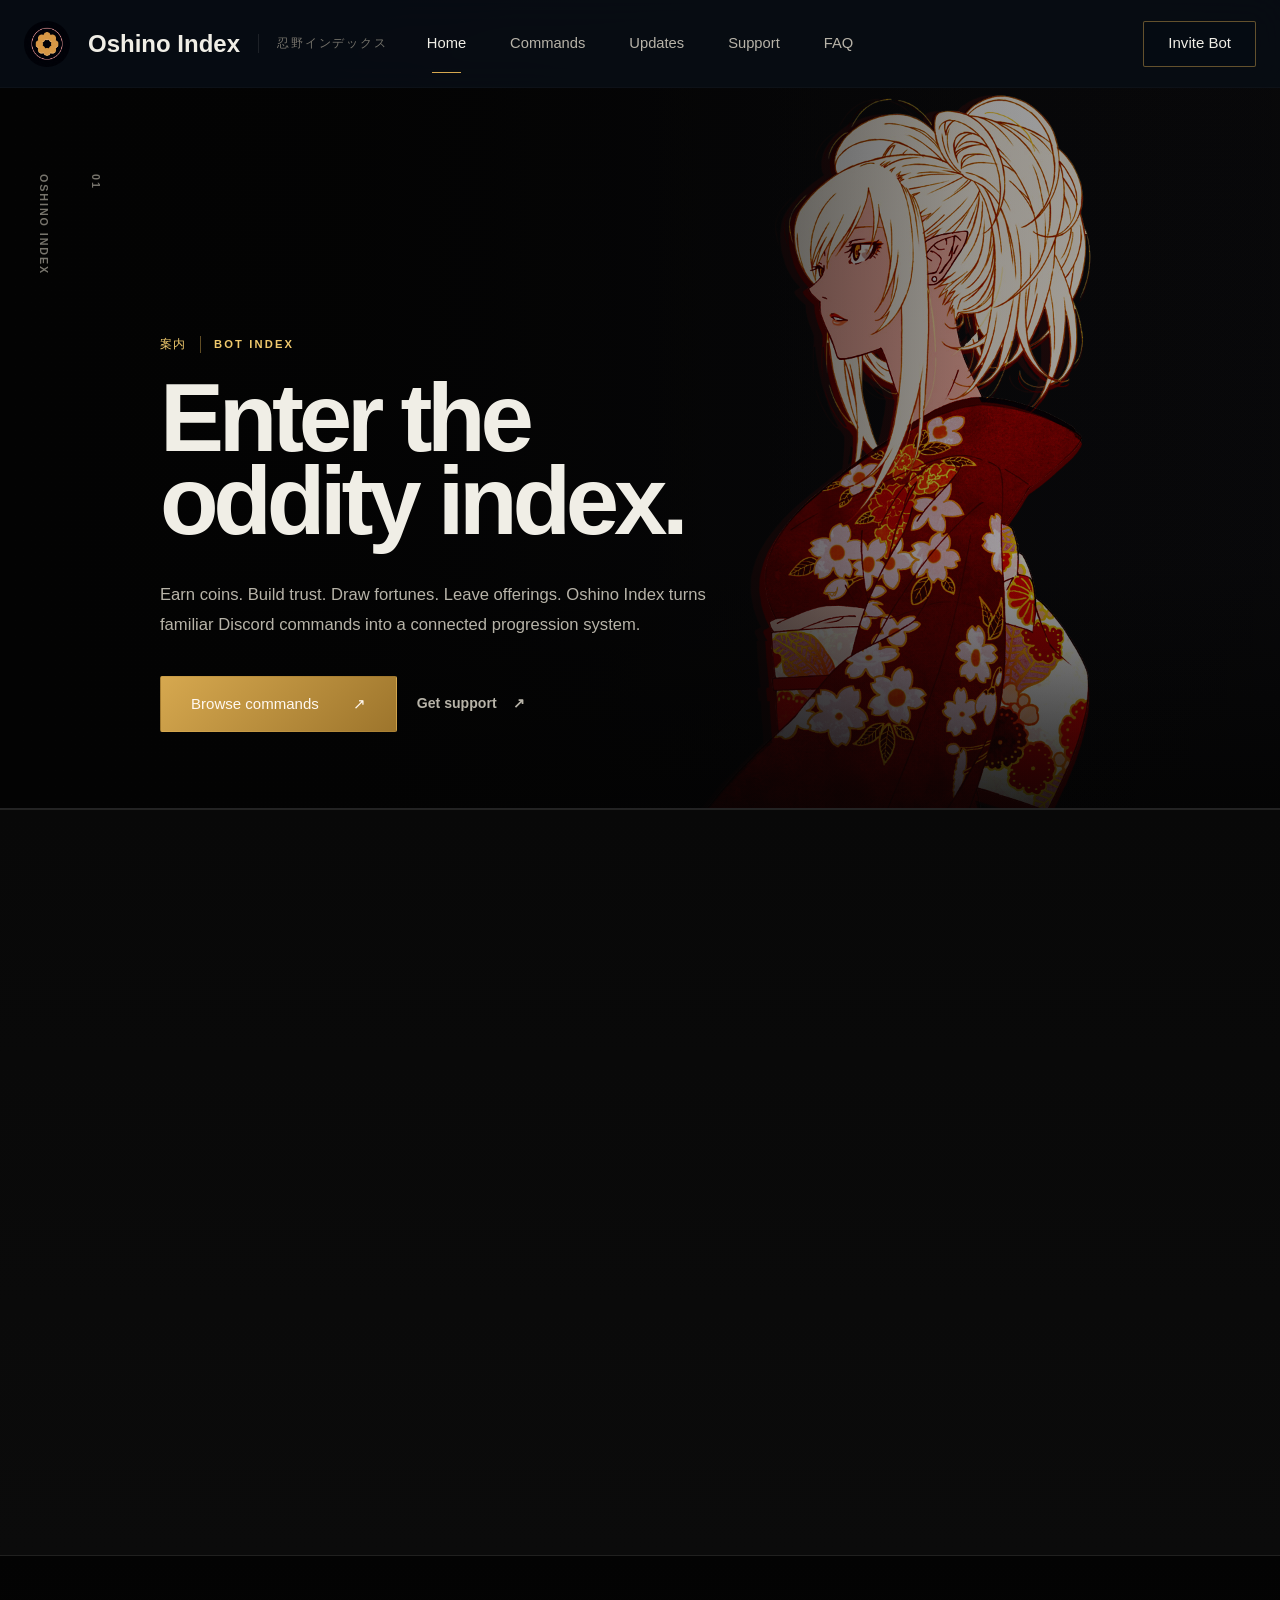
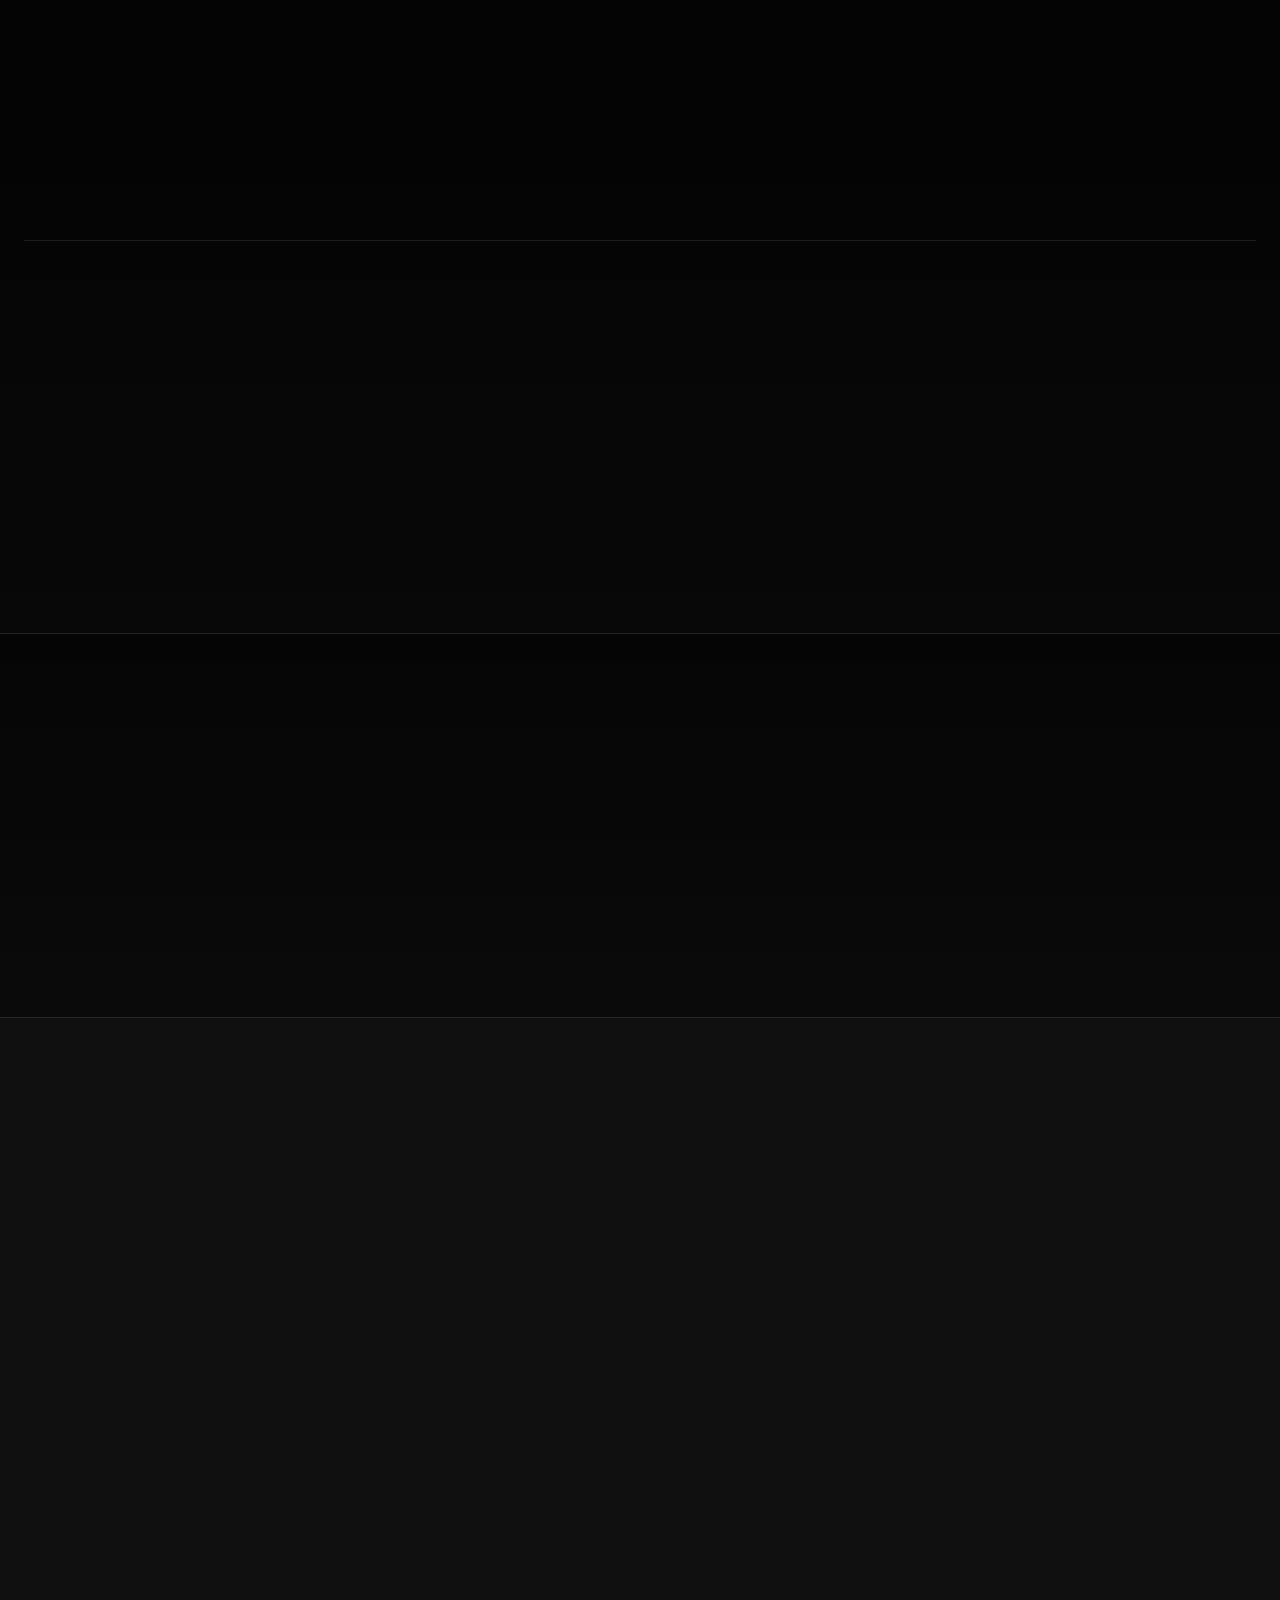
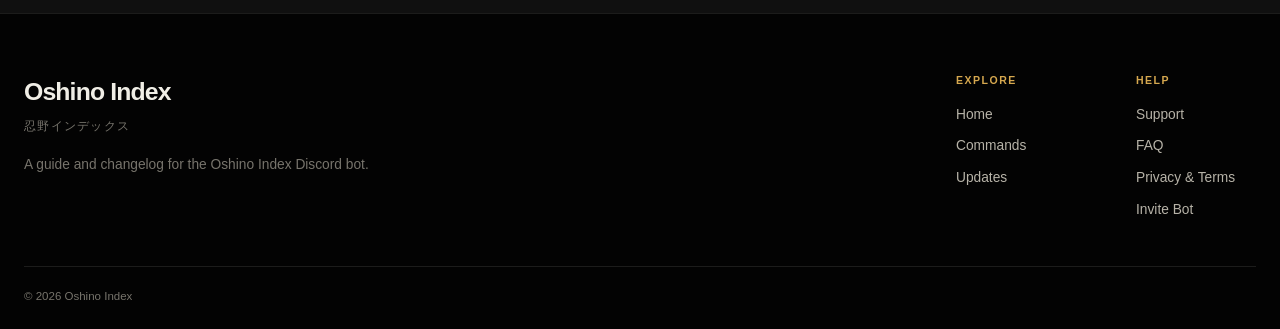
<file: index.html>
<!DOCTYPE html>
<html lang="en">
<head>
    <meta charset="UTF-8">
    <meta name="viewport" content="width=device-width, initial-scale=1.0">
    
    <meta
        http-equiv="Content-Security-Policy"
        content="default-src 'self'; script-src 'self'; style-src 'self' https://fonts.googleapis.com; font-src 'self' https://fonts.gstatic.com; img-src 'self' data:; media-src 'self'; connect-src 'none'; object-src 'none'; base-uri 'none'; form-action 'none'; worker-src 'none'; manifest-src 'self'; upgrade-insecure-requests"
    >
    <meta name="referrer" content="strict-origin-when-cross-origin">
<meta
        name="description"
        content="Oshino Index is a Discord entertainment and economy bot built around trust, offerings, fortunes, and progression."
    >
    <title>Oshino Index</title>

    <link rel="preconnect" href="https://fonts.googleapis.com">
    <link rel="preconnect" href="https://fonts.gstatic.com" crossorigin>
    <link
        href="https://fonts.googleapis.com/css2?family=Manrope:wght@400;500;600&family=Noto+Sans+JP:wght@400;500;600&family=Space+Grotesk:wght@500;600;700&display=swap"
        rel="stylesheet"
    >

    <link rel="stylesheet" href="./css/style.css">
    <script src="./js/main.js" defer></script>
</head>

<body>
    <header class="site-header">
        <div class="container nav-wrapper">
            <a class="brand" href="./index.html" aria-label="Oshino Index homepage">
                <span class="brand-mark" aria-hidden="true">
                    <img src="./assets/images/oshino-pon-de-ring-logo.png" alt="">
                </span>
                <span class="brand-copy">
                    <span class="brand-name">Oshino Index</span>
                    <span class="brand-japanese">忍野インデックス</span>
                </span>
            </a>

            <button
                class="menu-button"
                type="button"
                aria-expanded="false"
                aria-controls="primary-navigation"
                aria-label="Open navigation menu"
            >
                <span></span>
                <span></span>
            </button>

            <nav class="primary-navigation" id="primary-navigation" aria-label="Primary navigation">
                <a class="active" href="./index.html">Home</a>
                <a href="./commands.html">Commands</a>
                <a href="./update.html">Updates</a>
                <a href="./support.html">Support</a>
                <a href="#faq">FAQ</a>
            </nav>

            <a
                class="button button-small button-outline invite-nav"
                href="https://discord.com/oauth2/authorize?client_id=1451647176529678366&permissions=274878016512&integration_type=0&scope=bot"
                target="_blank"
                rel="noopener noreferrer"
            >
                Invite Bot
            </a>
        </div>
    </header>

    <main>
        <section class="hero hero-editorial">
            <div class="hero-art" aria-hidden="true">
                <img
                    src="./assets/images/oshino-hero.png"
                    alt=""
                >
            </div>

            <div class="container hero-editorial-grid hero-editorial-grid-simple">
                <div class="hero-index reveal is-visible" aria-hidden="true">
                    <span>01</span>
                    <span>OSHINO INDEX</span>
                </div>

                <div class="hero-copy reveal is-visible">
                    <p class="eyebrow">
                        <span>案内</span>
                        <span class="eyebrow-divider"></span>
                        <span>Bot index</span>
                    </p>

                    <h1>Enter the<br>oddity index.</h1>

                    <p class="hero-description">
                        Earn coins. Build trust. Draw fortunes. Leave offerings.
                        Oshino Index turns familiar Discord commands into a connected
                        progression system.
                    </p>

                    <div class="hero-actions">
                        <a class="button button-primary" href="./commands.html">
                            Browse commands
                            <span aria-hidden="true">↗</span>
                        </a>

                        <a class="text-action" href="./support.html">
                            Get support
                            <span aria-hidden="true">↗</span>
                        </a>
                    </div>
                </div>
            </div>
        </section>

        <section class="origin-section" id="origin">
            <div class="container origin-layout">
                <div class="origin-heading reveal">
                    <p class="eyebrow">
                        <span>由来</span>
                        <span class="eyebrow-divider"></span>
                        <span>Origin</span>
                    </p>
        
                    <h2>How Oshino<br>came to be.</h2>
                </div>
        
                <div class="origin-copy">
                    <p class="origin-lead reveal">
                        Oshino Index started from a simple conversation with a friend:
                        wouldn’t it be cool to have those Monogatari-style pause cards
                        inside Discord?
                    </p>
        
                    <p class="reveal reveal-delay-1">
                        That idea became <code>!mono</code>, the first command built for
                        the bot. At the start, Oshino was mostly a personal project — a
                        small, silly experiment made for fun. But once people started
                        enjoying the title cards and strange little interactions, the bot
                        slowly became something made for everyone.
                    </p>
        
                    <p class="reveal reveal-delay-2">
                        From there, more systems began to form around the original idea.
                        Coins gave users something to earn, trust gave Oshino a sense of
                        progression, and each new command added another small piece to the
                        world around her.
                    </p>
        
                    <p class="origin-placeholder reveal reveal-delay-3">
                        Oshino Index is still built around that same starting point:
                        goofy, silly fun with a little bit of mystery, a little bit of
                        chaos, and a growing collection of odd moments inside the server.
                    </p>
                </div>
            </div>
        </section>

        <section class="command-strip">
            <div class="container">
                <div class="strip-head reveal">
                    <div>
                        <p class="eyebrow">
                            <span>命令</span>
                            <span class="eyebrow-divider"></span>
                            <span>Entry points</span>
                        </p>
                        <h2>Start with these.</h2>
                    </div>

                    <a class="section-link" href="./commands.html">
                        Browse all 17 commands <span aria-hidden="true">↗</span>
                    </a>
                </div>

                <div class="command-strip-list">
                    <a class="strip-command reveal" href="./commands.html#mono">
                        <span class="strip-command-name">!mono</span>
                        <span class="strip-command-copy">Create a Monogatari-style pause card from a replied message.</span>
                        <span class="strip-command-arrow">↗</span>
                    </a>
                
                    <a class="strip-command reveal reveal-delay-1" href="./commands.html#mwork">
                        <span class="strip-command-name">!mwork</span>
                        <span class="strip-command-copy">Complete a short shift and earn coins.</span>
                        <span class="strip-command-arrow">↗</span>
                    </a>
                
                    <a class="strip-command reveal reveal-delay-2" href="./commands.html#mtuto">
                        <span class="strip-command-name">!mtuto</span>
                        <span class="strip-command-copy">Begin the guided tutorial and learn Oshino's main systems.</span>
                        <span class="strip-command-arrow">↗</span>
                    </a>
                </div>
            </div>
        </section>

                <section class="support-preview">
            <div class="container support-preview-layout">
                <div class="reveal">
                    <p class="eyebrow">
                        <span>支援</span>
                        <span class="eyebrow-divider"></span>
                        <span>Support</span>
                    </p>

                    <h2>Need help with Oshino?</h2>
                </div>

                <div class="support-preview-copy reveal reveal-delay-1">
                    <p>
                        Find bug-report instructions, contact details, social links,
                        and general support information on the dedicated support page.
                    </p>

                    <a class="button button-outline" href="./support.html">
                        Open support
                        <span aria-hidden="true">↗</span>
                    </a>
                </div>
            </div>
        </section>

<section class="faq-section" id="faq">
            <div class="container faq-layout">
                <div class="section-heading reveal">
                    <p class="eyebrow">
                        <span>質問</span>
                        <span class="eyebrow-divider"></span>
                        <span>FAQ</span>
                    </p>
                    <h2>Before you begin.</h2>
                </div>

                <div class="faq-list reveal reveal-delay-1">
                    <details>
                        <summary>What is Oshino Index designed to do?</summary>
                        <p>
                            Oshino Index adds a connected economy and progression
                            system to Discord. Users can earn coins, collect items,
                            build trust, draw fortunes, and interact with Oshino
                            through a growing set of commands.
                        </p>
                    </details>

                    <details>
                        <summary>Do users need to configure anything first?</summary>
                        <p>
                            No. Most public commands are ready to use immediately.
                            Some server-specific behaviour may depend on how the bot is set up
                            inside the community.
                        </p>
                    </details>

                    <details>
                        <summary>What should a new user try first?</summary>
                        <p>
                            Start with <code>!minfo</code> or <code>!mtuto</code>.
                            Then check <code>!mprofile</code>, complete a shift with
                            <code>!mwork</code>, visit <code>!mshop</code>, and try
                            an offering when you have an item available.
                        </p>
                    </details>

                    <details>
                        <summary>Where can I see recent changes?</summary>
                        <p>
                            Use <code>!mupdates</code> inside Discord or open the
                            Updates page on this website for a cleaner changelog view.
                        </p>
                    </details>
                </div>
            </div>
        </section>
    </main>
<footer class="site-footer">
        <div class="container footer-grid">
            <div class="footer-brand-block">
                <a class="footer-logo" href="./index.html">
                    <span class="footer-brand">Oshino Index</span>
                    <span class="footer-subtitle">忍野インデックス</span>
                </a>

                <p class="footer-description">
                    A guide and changelog for the Oshino Index Discord bot.
                </p>
            </div>

            <nav class="footer-navigation" aria-label="Footer navigation">
                <div>
                    <span class="footer-heading">Explore</span>
                    <a href="./index.html">Home</a>
                    <a href="./commands.html">Commands</a>
                    <a href="./update.html">Updates</a>
                </div>

                <div>
                    <span class="footer-heading">Help</span>
                    <a href="./support.html">Support</a>
                    <a href="./index.html#faq">FAQ</a>
                    <a href="./legal.html">Privacy &amp; Terms</a>
                    <a
                        class="footer-invite"
                        href="https://discord.com/oauth2/authorize?client_id=1451647176529678366&permissions=274878016512&integration_type=0&scope=bot"
                        target="_blank"
                        rel="noopener noreferrer"
                    >
                        Invite Bot
                    </a>
                </div>
            </nav>
        </div>

        <div class="container footer-bottom">
            <span>© 2026 Oshino Index</span>
        </div>
    </footer>
</body>
</html>
</file>
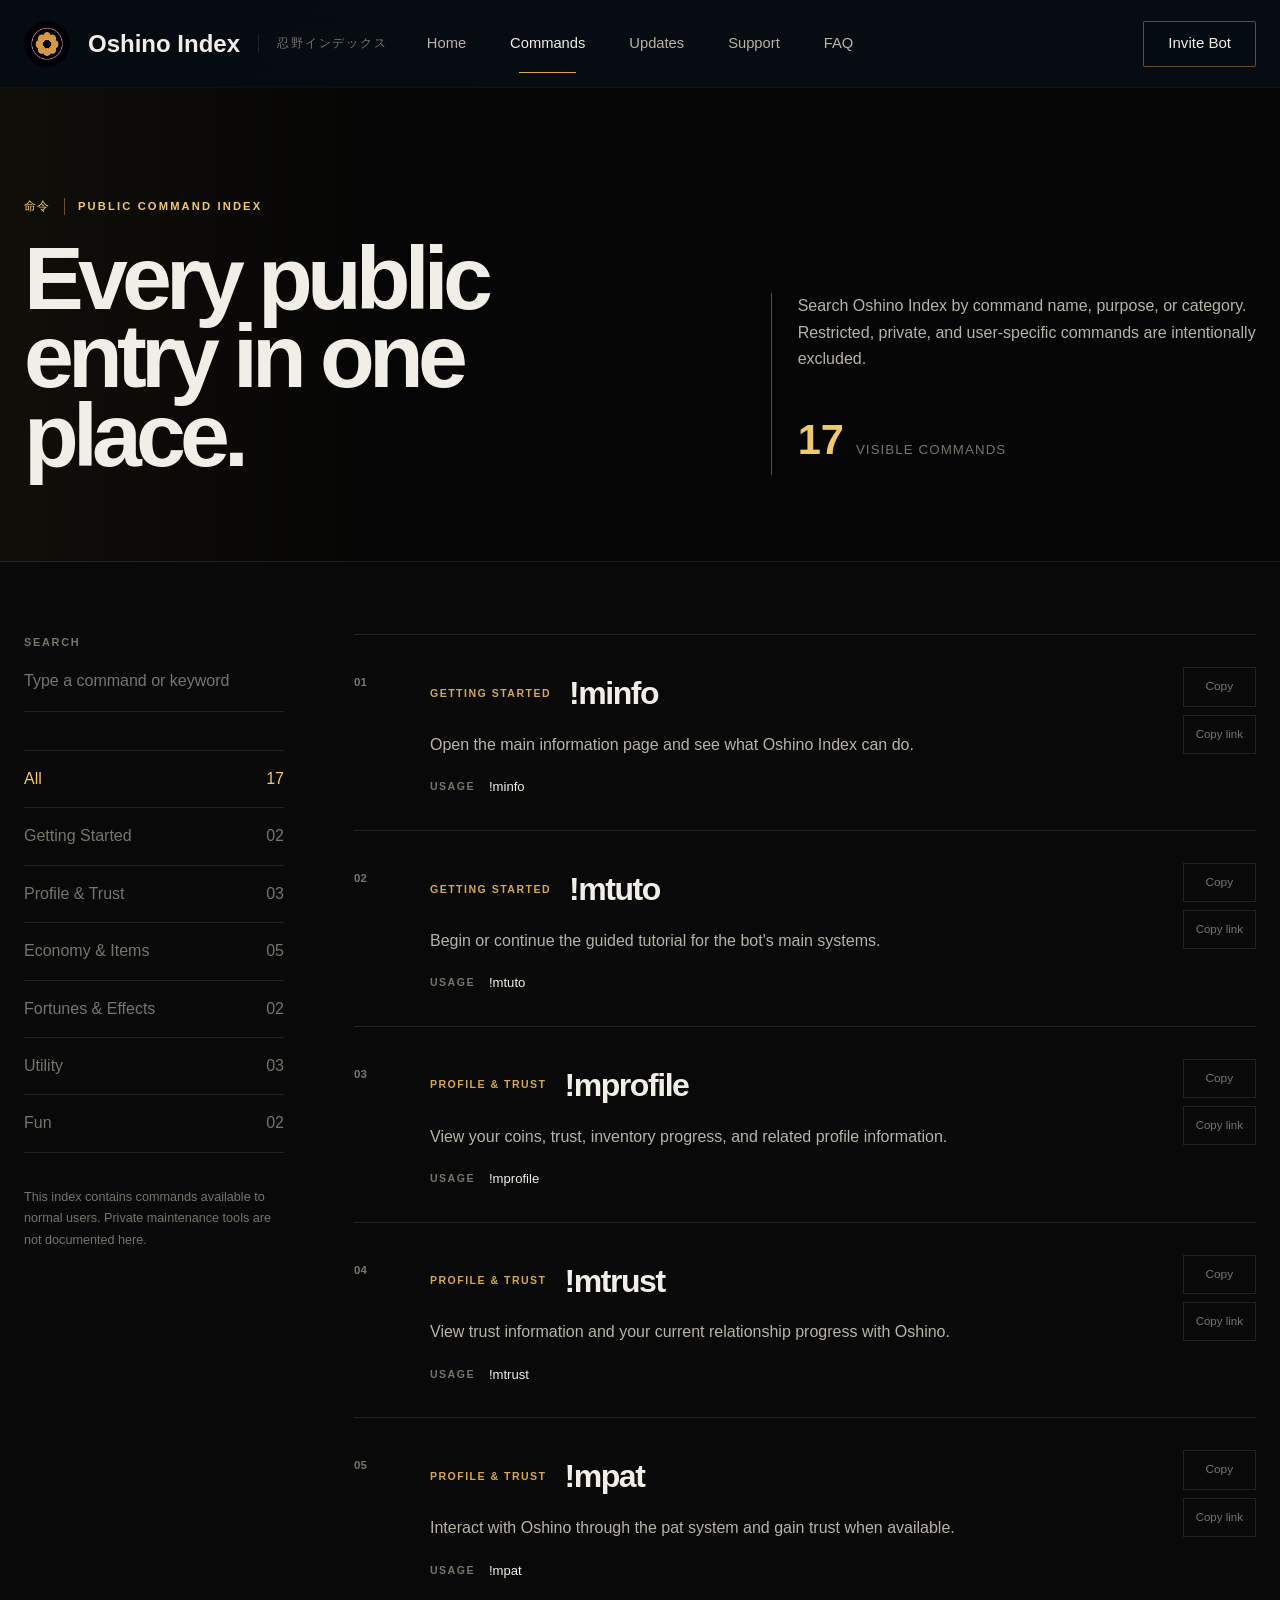
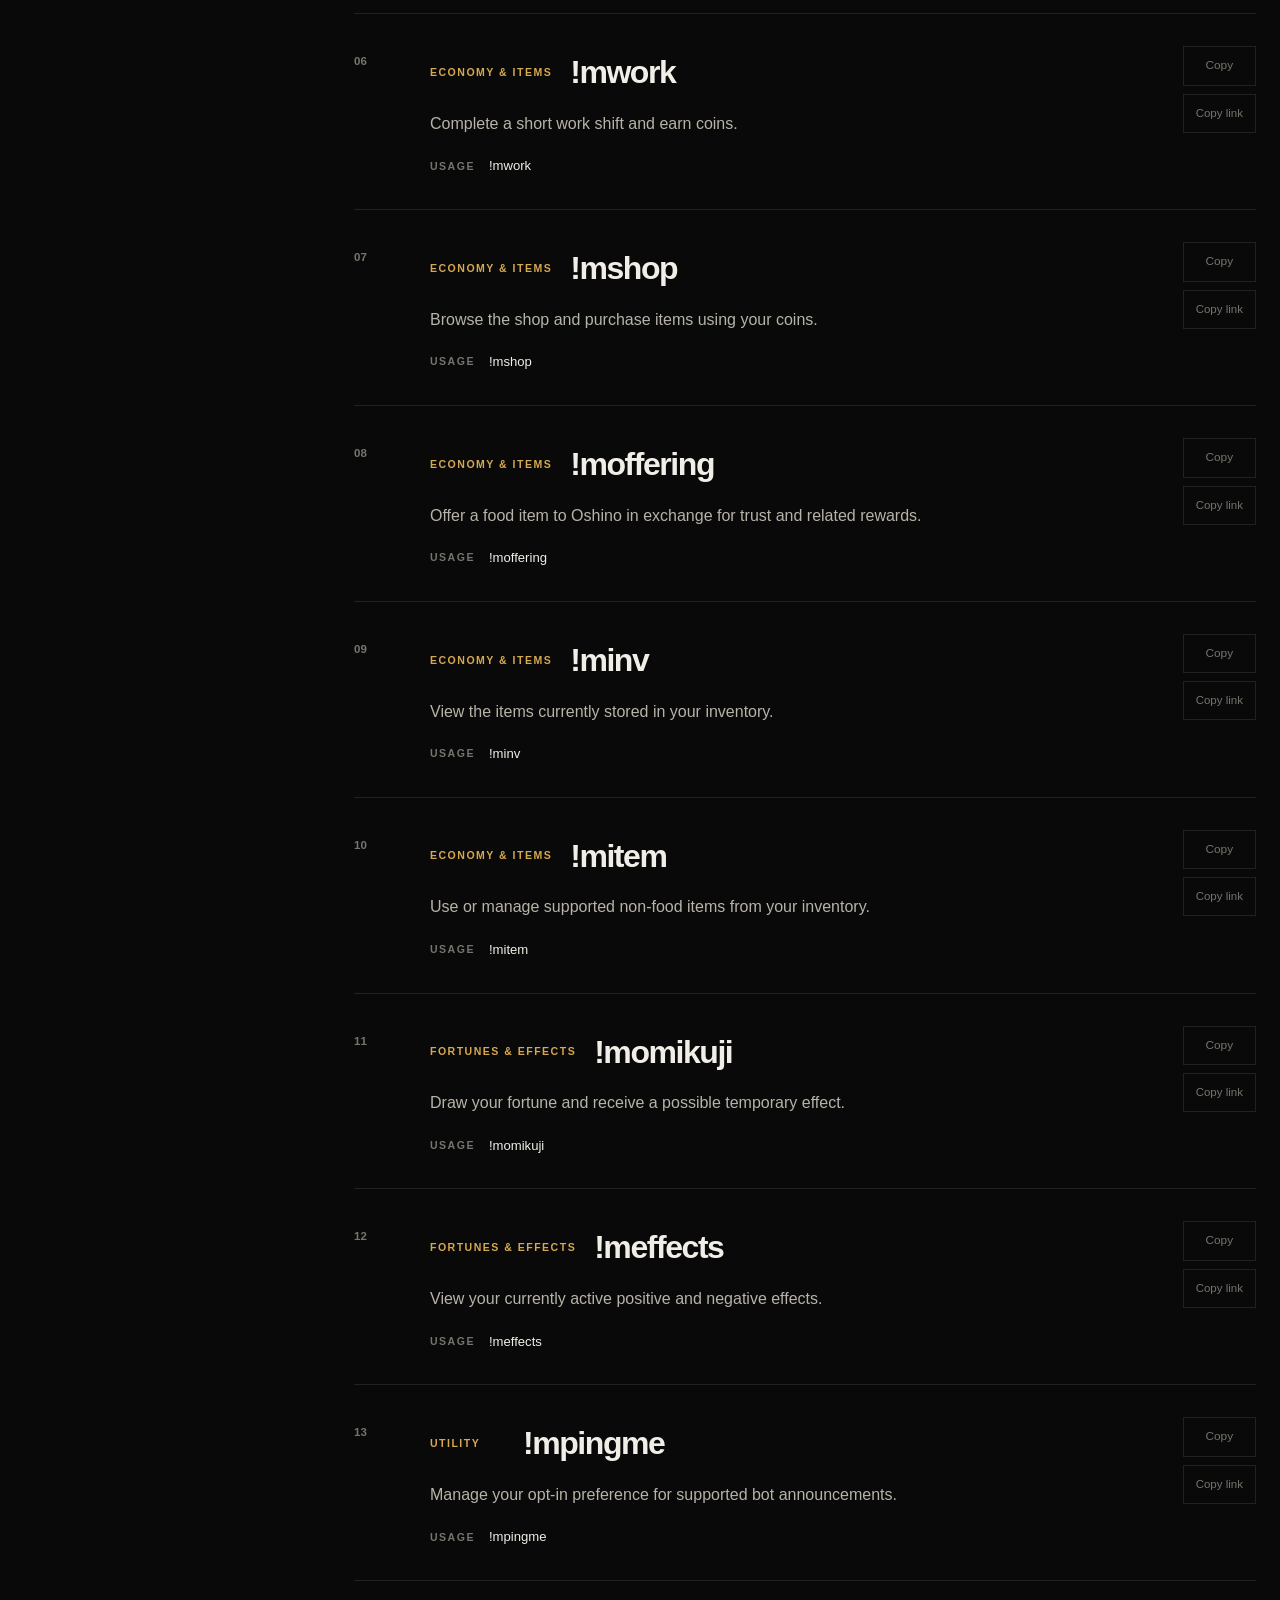
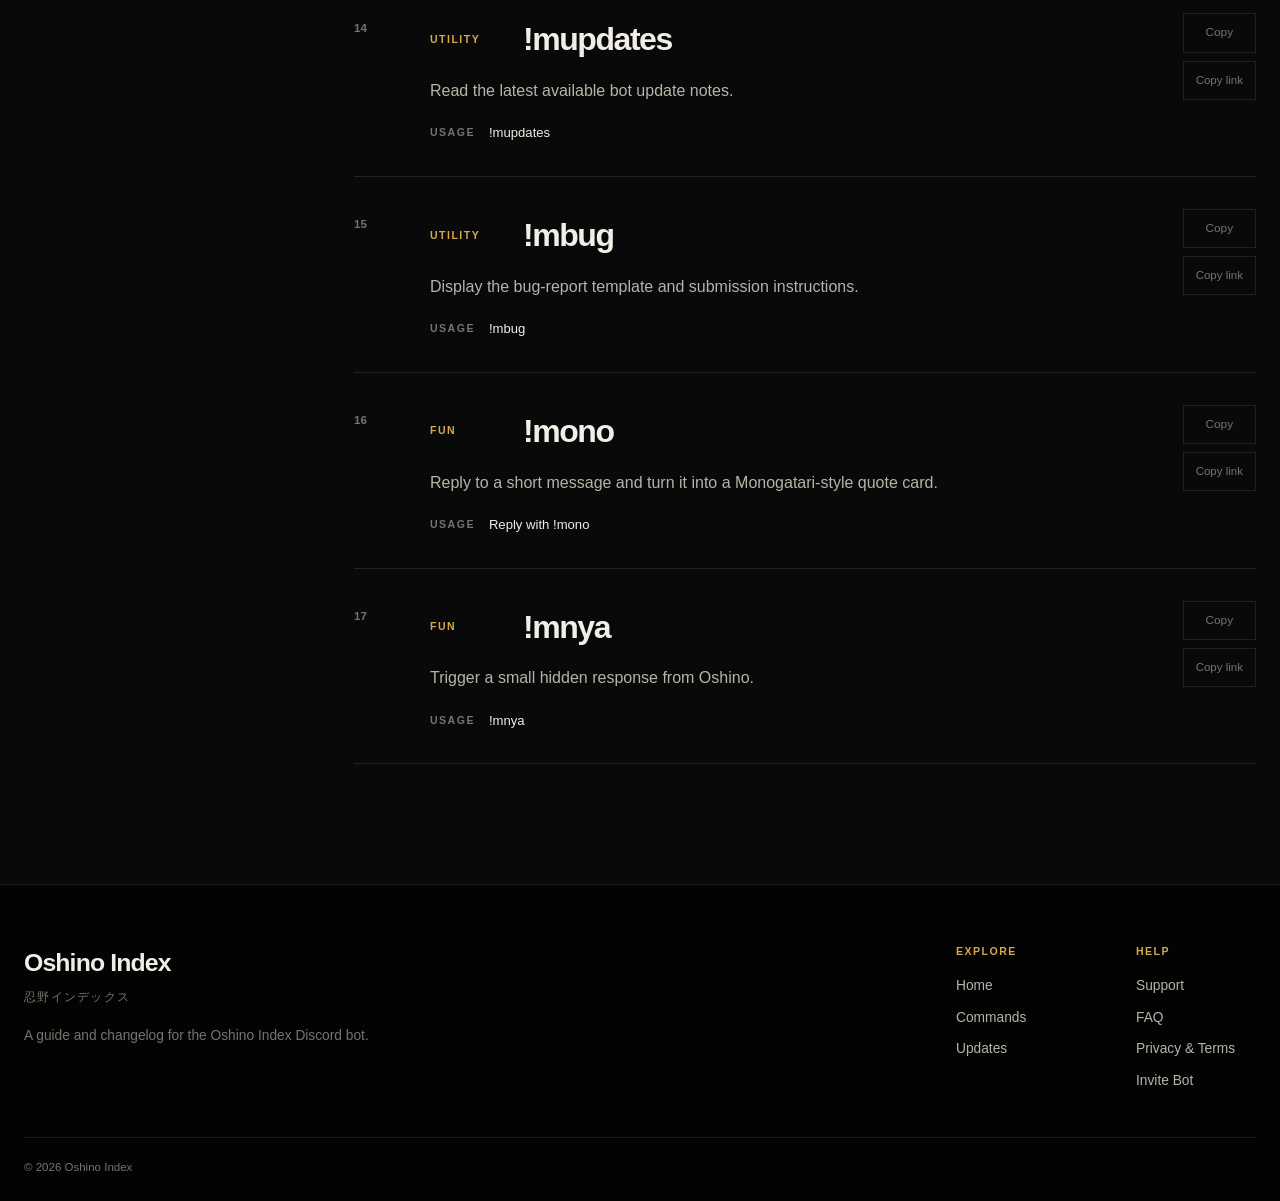
<file: commands.html>
<!DOCTYPE html>
<html lang="en">
<head>
    <meta charset="UTF-8">
    <meta name="viewport" content="width=device-width, initial-scale=1.0">

    
    <meta
        http-equiv="Content-Security-Policy"
        content="default-src 'self'; script-src 'self'; style-src 'self' https://fonts.googleapis.com; font-src 'self' https://fonts.gstatic.com; img-src 'self' data:; media-src 'self'; connect-src 'none'; object-src 'none'; base-uri 'none'; form-action 'none'; worker-src 'none'; manifest-src 'self'; upgrade-insecure-requests"
    >
    <meta name="referrer" content="strict-origin-when-cross-origin">
<title>Commands | Oshino Index</title>

    <link rel="preconnect" href="https://fonts.googleapis.com">
    <link rel="preconnect" href="https://fonts.gstatic.com" crossorigin>
    <link
        href="https://fonts.googleapis.com/css2?family=Manrope:wght@400;500;600&family=Noto+Sans+JP:wght@400;500;600&family=Space+Grotesk:wght@500;600;700&display=swap"
        rel="stylesheet"
    >

    <link rel="stylesheet" href="./css/style.css">
    <link rel="stylesheet" href="./css/commands.css">
    <script src="./js/main.js" defer></script>
    <script src="./js/commands.js" defer></script>
</head>

<body>
    <header class="site-header">
        <div class="container nav-wrapper">
            <a class="brand" href="./index.html">
                <span class="brand-mark" aria-hidden="true">
                    <img src="./assets/images/oshino-pon-de-ring-logo.png" alt="">
                </span>
                <span class="brand-copy">
                    <span class="brand-name">Oshino Index</span>
                    <span class="brand-japanese">忍野インデックス</span>
                </span>
            </a>

            <button
                class="menu-button"
                type="button"
                aria-expanded="false"
                aria-controls="primary-navigation"
                aria-label="Open navigation menu"
            >
                <span></span><span></span>
            </button>

            <nav class="primary-navigation" id="primary-navigation">
                <a href="./index.html">Home</a>
                <a class="active" href="./commands.html">Commands</a>
                <a href="./update.html">Updates</a>
                <a href="./support.html">Support</a>
                <a href="./index.html#faq">FAQ</a>
            </nav>

            <a
                class="button button-small button-outline invite-nav"
                href="https://discord.com/oauth2/authorize?client_id=1451647176529678366&permissions=274878016512&integration_type=0&scope=bot"
                target="_blank"
                rel="noopener noreferrer"
            >
                Invite Bot
            </a>
        </div>
    </header>

    <main class="commands-page">
        <section class="commands-hero">
            <div class="container commands-hero-grid">
                <div class="commands-title reveal is-visible">
                    <p class="eyebrow">
                        <span>命令</span>
                        <span class="eyebrow-divider"></span>
                        <span>Public command index</span>
                    </p>

                    <h1>Every public<br>entry in one place.</h1>
                </div>

                <div class="commands-intro reveal reveal-delay-1 is-visible">
                    <p>
                        Search Oshino Index by command name, purpose, or category.
                        Restricted, private, and user-specific commands are intentionally excluded.
                    </p>

                    <div class="command-count">
                        <span id="visible-count">17</span>
                        <small>visible commands</small>
                    </div>
                </div>
            </div>
        </section>

        <section class="command-browser">
            <div class="container command-browser-layout">
                <aside class="command-sidebar">
                    <label class="search-field">
                        <span class="search-label">Search</span>
                        <input
                            id="command-search"
                            type="search"
                            placeholder="Type a command or keyword"
                            autocomplete="off"
                        >
                    </label>

                    <div class="command-filters" aria-label="Command categories">
                        <button class="filter-button active" data-filter="all">
                            <span>All</span><span>17</span>
                        </button>
                        <button class="filter-button" data-filter="start">
                            <span>Getting Started</span><span>02</span>
                        </button>
                        <button class="filter-button" data-filter="profile">
                            <span>Profile & Trust</span><span>03</span>
                        </button>
                        <button class="filter-button" data-filter="economy">
                            <span>Economy & Items</span><span>05</span>
                        </button>
                        <button class="filter-button" data-filter="fortune">
                            <span>Fortunes & Effects</span><span>02</span>
                        </button>
                        <button class="filter-button" data-filter="utility">
                            <span>Utility</span><span>03</span>
                        </button>
                        <button class="filter-button" data-filter="fun">
                            <span>Fun</span><span>02</span>
                        </button>
                    </div>

                    <p class="sidebar-note">
                        This index contains commands available to normal users.
                        Private maintenance tools are not documented here.
                    </p>
                </aside>

                <div class="command-index" id="command-grid">
                    
                    <article class="command-row"
                        data-category="start"
                        data-search="minfo info help information commands start getting started" id="minfo">
                        <span class="command-row-number">01</span>

                        <div class="command-row-main">
                            <div class="command-row-heading">
                                <span class="command-category">Getting Started</span>
                                <h2><a class="command-permalink" href="#minfo">!minfo</a></h2>
                            </div>

                            <p>Open the main information page and see what Oshino Index can do.</p>

                            <div class="command-meta">
                                <span>Usage</span>
                                <code>!minfo</code>
                            </div>
                        </div>

                        <div class="command-actions">
    <button class="copy-command"
                            type="button"
                            data-command="!minfo">
                            Copy
                        </button>
    <button class="copy-link" type="button" data-target="minfo">Copy link</button>
</div>
                    </article>

                    <article class="command-row"
                        data-category="start"
                        data-search="mtuto tutorial guide beginner start onboarding" id="mtuto">
                        <span class="command-row-number">02</span>

                        <div class="command-row-main">
                            <div class="command-row-heading">
                                <span class="command-category">Getting Started</span>
                                <h2><a class="command-permalink" href="#mtuto">!mtuto</a></h2>
                            </div>

                            <p>Begin or continue the guided tutorial for the bot's main systems.</p>

                            <div class="command-meta">
                                <span>Usage</span>
                                <code>!mtuto</code>
                            </div>
                        </div>

                        <div class="command-actions">
    <button class="copy-command"
                            type="button"
                            data-command="!mtuto">
                            Copy
                        </button>
    <button class="copy-link" type="button" data-target="mtuto">Copy link</button>
</div>
                    </article>

                    <article class="command-row"
                        data-category="profile"
                        data-search="mprofile profile stats trust coins money inventory progress" id="mprofile">
                        <span class="command-row-number">03</span>

                        <div class="command-row-main">
                            <div class="command-row-heading">
                                <span class="command-category">Profile & Trust</span>
                                <h2><a class="command-permalink" href="#mprofile">!mprofile</a></h2>
                            </div>

                            <p>View your coins, trust, inventory progress, and related profile information.</p>

                            <div class="command-meta">
                                <span>Usage</span>
                                <code>!mprofile</code>
                            </div>
                        </div>

                        <div class="command-actions">
    <button class="copy-command"
                            type="button"
                            data-command="!mprofile">
                            Copy
                        </button>
    <button class="copy-link" type="button" data-target="mprofile">Copy link</button>
</div>
                    </article>

                    <article class="command-row"
                        data-category="profile"
                        data-search="mtrust trust rank relationship progress bond" id="mtrust">
                        <span class="command-row-number">04</span>

                        <div class="command-row-main">
                            <div class="command-row-heading">
                                <span class="command-category">Profile & Trust</span>
                                <h2><a class="command-permalink" href="#mtrust">!mtrust</a></h2>
                            </div>

                            <p>View trust information and your current relationship progress with Oshino.</p>

                            <div class="command-meta">
                                <span>Usage</span>
                                <code>!mtrust</code>
                            </div>
                        </div>

                        <div class="command-actions">
    <button class="copy-command"
                            type="button"
                            data-command="!mtrust">
                            Copy
                        </button>
    <button class="copy-link" type="button" data-target="mtrust">Copy link</button>
</div>
                    </article>

                    <article class="command-row"
                        data-category="profile"
                        data-search="mpat pat trust interaction cooldown bond" id="mpat">
                        <span class="command-row-number">05</span>

                        <div class="command-row-main">
                            <div class="command-row-heading">
                                <span class="command-category">Profile & Trust</span>
                                <h2><a class="command-permalink" href="#mpat">!mpat</a></h2>
                            </div>

                            <p>Interact with Oshino through the pat system and gain trust when available.</p>

                            <div class="command-meta">
                                <span>Usage</span>
                                <code>!mpat</code>
                            </div>
                        </div>

                        <div class="command-actions">
    <button class="copy-command"
                            type="button"
                            data-command="!mpat">
                            Copy
                        </button>
    <button class="copy-link" type="button" data-target="mpat">Copy link</button>
</div>
                    </article>

                    <article class="command-row"
                        data-category="economy"
                        data-search="mwork work shift earn coins economy money" id="mwork">
                        <span class="command-row-number">06</span>

                        <div class="command-row-main">
                            <div class="command-row-heading">
                                <span class="command-category">Economy & Items</span>
                                <h2><a class="command-permalink" href="#mwork">!mwork</a></h2>
                            </div>

                            <p>Complete a short work shift and earn coins.</p>

                            <div class="command-meta">
                                <span>Usage</span>
                                <code>!mwork</code>
                            </div>
                        </div>

                        <div class="command-actions">
    <button class="copy-command"
                            type="button"
                            data-command="!mwork">
                            Copy
                        </button>
    <button class="copy-link" type="button" data-target="mwork">Copy link</button>
</div>
                    </article>

                    <article class="command-row"
                        data-category="economy"
                        data-search="mshop shop buy purchase item coins economy" id="mshop">
                        <span class="command-row-number">07</span>

                        <div class="command-row-main">
                            <div class="command-row-heading">
                                <span class="command-category">Economy & Items</span>
                                <h2><a class="command-permalink" href="#mshop">!mshop</a></h2>
                            </div>

                            <p>Browse the shop and purchase items using your coins.</p>

                            <div class="command-meta">
                                <span>Usage</span>
                                <code>!mshop</code>
                            </div>
                        </div>

                        <div class="command-actions">
    <button class="copy-command"
                            type="button"
                            data-command="!mshop">
                            Copy
                        </button>
    <button class="copy-link" type="button" data-target="mshop">Copy link</button>
</div>
                    </article>

                    <article class="command-row"
                        data-category="economy"
                        data-search="moffering offering feed food donut trust reward" id="moffering">
                        <span class="command-row-number">08</span>

                        <div class="command-row-main">
                            <div class="command-row-heading">
                                <span class="command-category">Economy & Items</span>
                                <h2><a class="command-permalink" href="#moffering">!moffering</a></h2>
                            </div>

                            <p>Offer a food item to Oshino in exchange for trust and related rewards.</p>

                            <div class="command-meta">
                                <span>Usage</span>
                                <code>!moffering</code>
                            </div>
                        </div>

                        <div class="command-actions">
    <button class="copy-command"
                            type="button"
                            data-command="!moffering">
                            Copy
                        </button>
    <button class="copy-link" type="button" data-target="moffering">Copy link</button>
</div>
                    </article>

                    <article class="command-row"
                        data-category="economy"
                        data-search="minv inventory items collection bag" id="minv">
                        <span class="command-row-number">09</span>

                        <div class="command-row-main">
                            <div class="command-row-heading">
                                <span class="command-category">Economy & Items</span>
                                <h2><a class="command-permalink" href="#minv">!minv</a></h2>
                            </div>

                            <p>View the items currently stored in your inventory.</p>

                            <div class="command-meta">
                                <span>Usage</span>
                                <code>!minv</code>
                            </div>
                        </div>

                        <div class="command-actions">
    <button class="copy-command"
                            type="button"
                            data-command="!minv">
                            Copy
                        </button>
    <button class="copy-link" type="button" data-target="minv">Copy link</button>
</div>
                    </article>

                    <article class="command-row"
                        data-category="economy"
                        data-search="mitem item use inventory charm cloak card" id="mitem">
                        <span class="command-row-number">10</span>

                        <div class="command-row-main">
                            <div class="command-row-heading">
                                <span class="command-category">Economy & Items</span>
                                <h2><a class="command-permalink" href="#mitem">!mitem</a></h2>
                            </div>

                            <p>Use or manage supported non-food items from your inventory.</p>

                            <div class="command-meta">
                                <span>Usage</span>
                                <code>!mitem</code>
                            </div>
                        </div>

                        <div class="command-actions">
    <button class="copy-command"
                            type="button"
                            data-command="!mitem">
                            Copy
                        </button>
    <button class="copy-link" type="button" data-target="mitem">Copy link</button>
</div>
                    </article>

                    <article class="command-row"
                        data-category="fortune"
                        data-search="momikuji omikuji fortune luck blessing daily effect" id="momikuji">
                        <span class="command-row-number">11</span>

                        <div class="command-row-main">
                            <div class="command-row-heading">
                                <span class="command-category">Fortunes & Effects</span>
                                <h2><a class="command-permalink" href="#momikuji">!momikuji</a></h2>
                            </div>

                            <p>Draw your fortune and receive a possible temporary effect.</p>

                            <div class="command-meta">
                                <span>Usage</span>
                                <code>!momikuji</code>
                            </div>
                        </div>

                        <div class="command-actions">
    <button class="copy-command"
                            type="button"
                            data-command="!momikuji">
                            Copy
                        </button>
    <button class="copy-link" type="button" data-target="momikuji">Copy link</button>
</div>
                    </article>

                    <article class="command-row"
                        data-category="fortune"
                        data-search="meffects effects buffs debuffs omikuji duration active" id="meffects">
                        <span class="command-row-number">12</span>

                        <div class="command-row-main">
                            <div class="command-row-heading">
                                <span class="command-category">Fortunes & Effects</span>
                                <h2><a class="command-permalink" href="#meffects">!meffects</a></h2>
                            </div>

                            <p>View your currently active positive and negative effects.</p>

                            <div class="command-meta">
                                <span>Usage</span>
                                <code>!meffects</code>
                            </div>
                        </div>

                        <div class="command-actions">
    <button class="copy-command"
                            type="button"
                            data-command="!meffects">
                            Copy
                        </button>
    <button class="copy-link" type="button" data-target="meffects">Copy link</button>
</div>
                    </article>

                    <article class="command-row"
                        data-category="utility"
                        data-search="mpingme ping notify notification announcement opt in" id="mpingme">
                        <span class="command-row-number">13</span>

                        <div class="command-row-main">
                            <div class="command-row-heading">
                                <span class="command-category">Utility</span>
                                <h2><a class="command-permalink" href="#mpingme">!mpingme</a></h2>
                            </div>

                            <p>Manage your opt-in preference for supported bot announcements.</p>

                            <div class="command-meta">
                                <span>Usage</span>
                                <code>!mpingme</code>
                            </div>
                        </div>

                        <div class="command-actions">
    <button class="copy-command"
                            type="button"
                            data-command="!mpingme">
                            Copy
                        </button>
    <button class="copy-link" type="button" data-target="mpingme">Copy link</button>
</div>
                    </article>

                    <article class="command-row"
                        data-category="utility"
                        data-search="mupdates updates changelog patch notes news" id="mupdates">
                        <span class="command-row-number">14</span>

                        <div class="command-row-main">
                            <div class="command-row-heading">
                                <span class="command-category">Utility</span>
                                <h2><a class="command-permalink" href="#mupdates">!mupdates</a></h2>
                            </div>

                            <p>Read the latest available bot update notes.</p>

                            <div class="command-meta">
                                <span>Usage</span>
                                <code>!mupdates</code>
                            </div>
                        </div>

                        <div class="command-actions">
    <button class="copy-command"
                            type="button"
                            data-command="!mupdates">
                            Copy
                        </button>
    <button class="copy-link" type="button" data-target="mupdates">Copy link</button>
</div>
                    </article>

                    <article class="command-row"
                        data-category="utility"
                        data-search="mbug bug report feedback issue template" id="mbug">
                        <span class="command-row-number">15</span>

                        <div class="command-row-main">
                            <div class="command-row-heading">
                                <span class="command-category">Utility</span>
                                <h2><a class="command-permalink" href="#mbug">!mbug</a></h2>
                            </div>

                            <p>Display the bug-report template and submission instructions.</p>

                            <div class="command-meta">
                                <span>Usage</span>
                                <code>!mbug</code>
                            </div>
                        </div>

                        <div class="command-actions">
    <button class="copy-command"
                            type="button"
                            data-command="!mbug">
                            Copy
                        </button>
    <button class="copy-link" type="button" data-target="mbug">Copy link</button>
</div>
                    </article>

                    <article class="command-row"
                        data-category="fun"
                        data-search="mono quote image card monogatari reply fun" id="mono">
                        <span class="command-row-number">16</span>

                        <div class="command-row-main">
                            <div class="command-row-heading">
                                <span class="command-category">Fun</span>
                                <h2><a class="command-permalink" href="#mono">!mono</a></h2>
                            </div>

                            <p>Reply to a short message and turn it into a Monogatari-style quote card.</p>

                            <div class="command-meta">
                                <span>Usage</span>
                                <code>Reply with !mono</code>
                            </div>
                        </div>

                        <div class="command-actions">
    <button class="copy-command"
                            type="button"
                            data-command="!mono">
                            Copy
                        </button>
    <button class="copy-link" type="button" data-target="mono">Copy link</button>
</div>
                    </article>

                    <article class="command-row"
                        data-category="fun"
                        data-search="mnya nya secret hidden fun easter egg" id="mnya">
                        <span class="command-row-number">17</span>

                        <div class="command-row-main">
                            <div class="command-row-heading">
                                <span class="command-category">Fun</span>
                                <h2><a class="command-permalink" href="#mnya">!mnya</a></h2>
                            </div>

                            <p>Trigger a small hidden response from Oshino.</p>

                            <div class="command-meta">
                                <span>Usage</span>
                                <code>!mnya</code>
                            </div>
                        </div>

                        <div class="command-actions">
    <button class="copy-command"
                            type="button"
                            data-command="!mnya">
                            Copy
                        </button>
    <button class="copy-link" type="button" data-target="mnya">Copy link</button>
</div>
                    </article>


                    <p class="empty-message" id="empty-message" hidden>
                        No commands matched that search.
                    </p>
                </div>
            </div>
        </section>
    </main>

    <footer class="site-footer">
        <div class="container footer-grid">
            <div class="footer-brand-block">
                <a class="footer-logo" href="./index.html">
                    <span class="footer-brand">Oshino Index</span>
                    <span class="footer-subtitle">忍野インデックス</span>
                </a>

                <p class="footer-description">
                    A guide and changelog for the Oshino Index Discord bot.
                </p>
            </div>

            <nav class="footer-navigation" aria-label="Footer navigation">
                <div>
                    <span class="footer-heading">Explore</span>
                    <a href="./index.html">Home</a>
                    <a href="./commands.html">Commands</a>
                    <a href="./update.html">Updates</a>
                </div>

                <div>
                    <span class="footer-heading">Help</span>
                    <a href="./support.html">Support</a>
                    <a href="./index.html#faq">FAQ</a>
                    <a href="./legal.html">Privacy &amp; Terms</a>
                    <a
                        class="footer-invite"
                        href="https://discord.com/oauth2/authorize?client_id=1451647176529678366&permissions=274878016512&integration_type=0&scope=bot"
                        target="_blank"
                        rel="noopener noreferrer"
                    >
                        Invite Bot
                    </a>
                </div>
            </nav>
        </div>

        <div class="container footer-bottom">
            <span>© 2026 Oshino Index</span>
        </div>
    </footer>

</body>
</html>
</file>
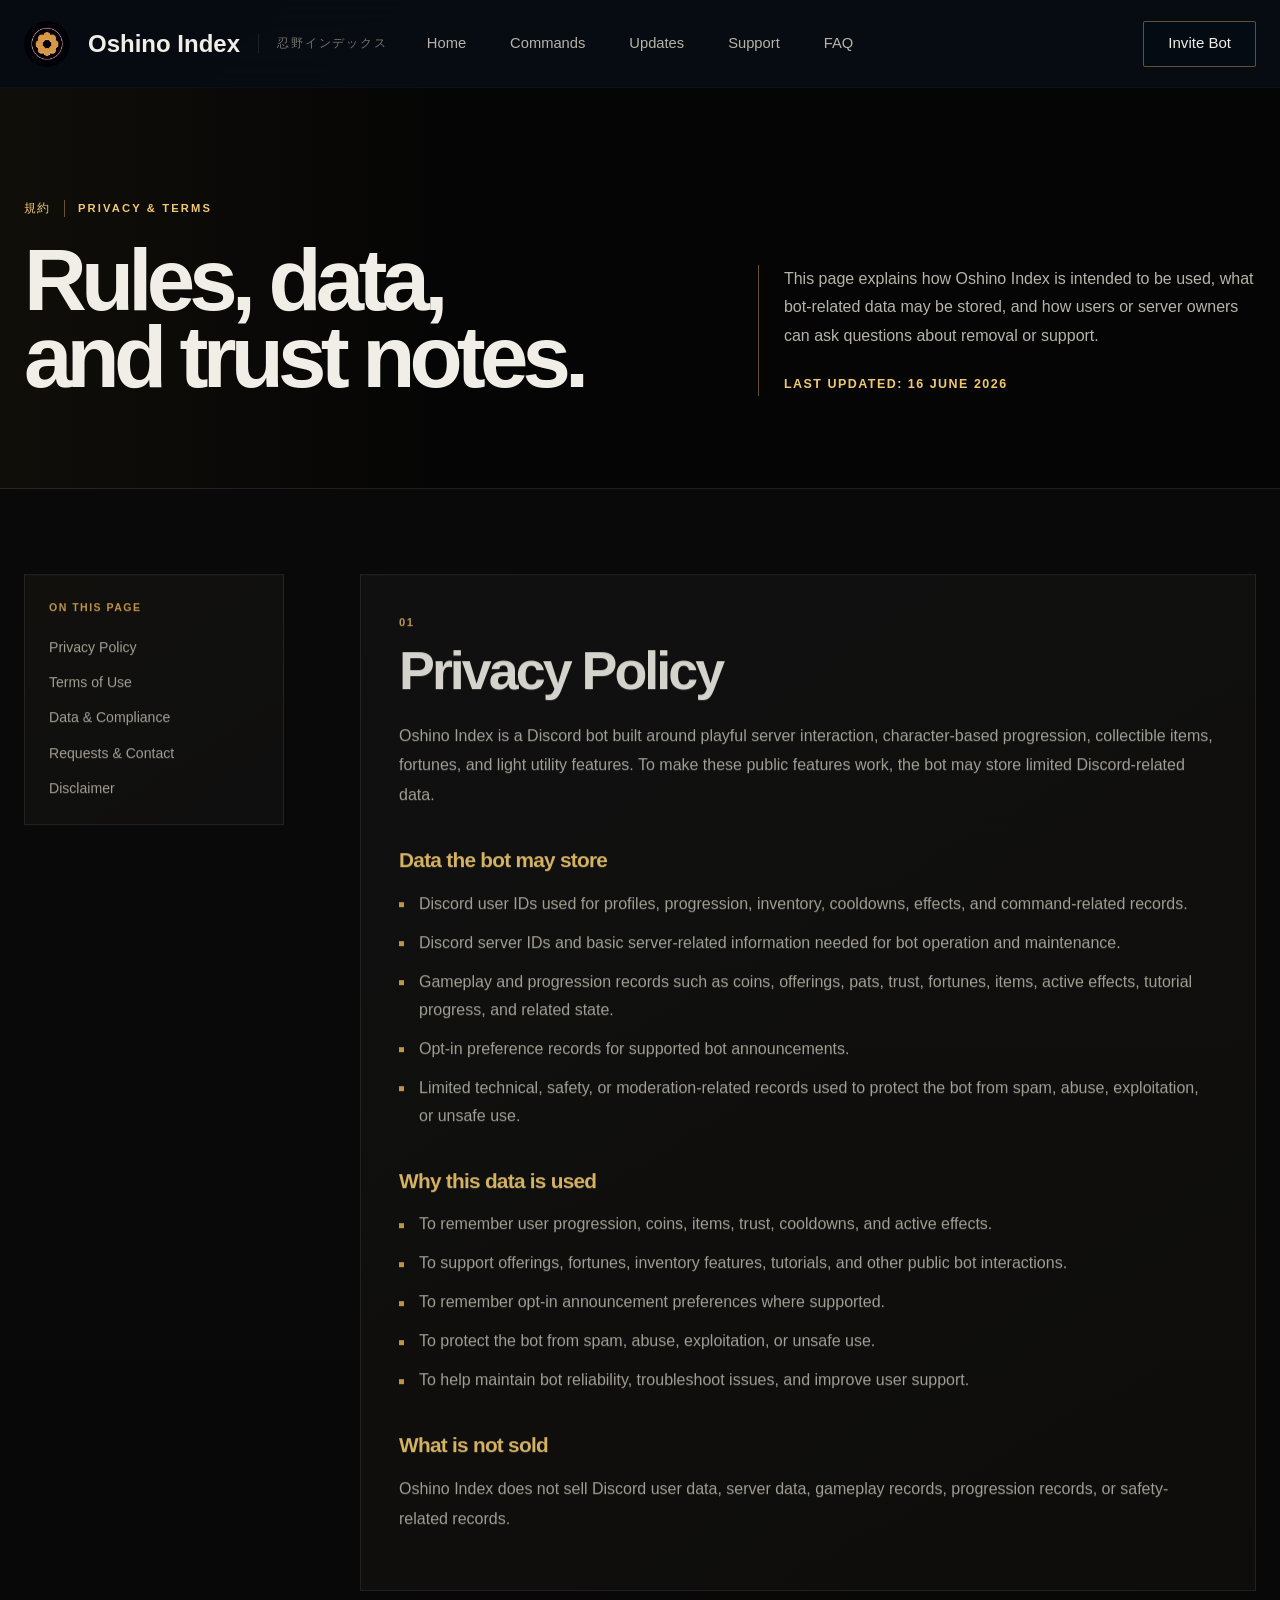
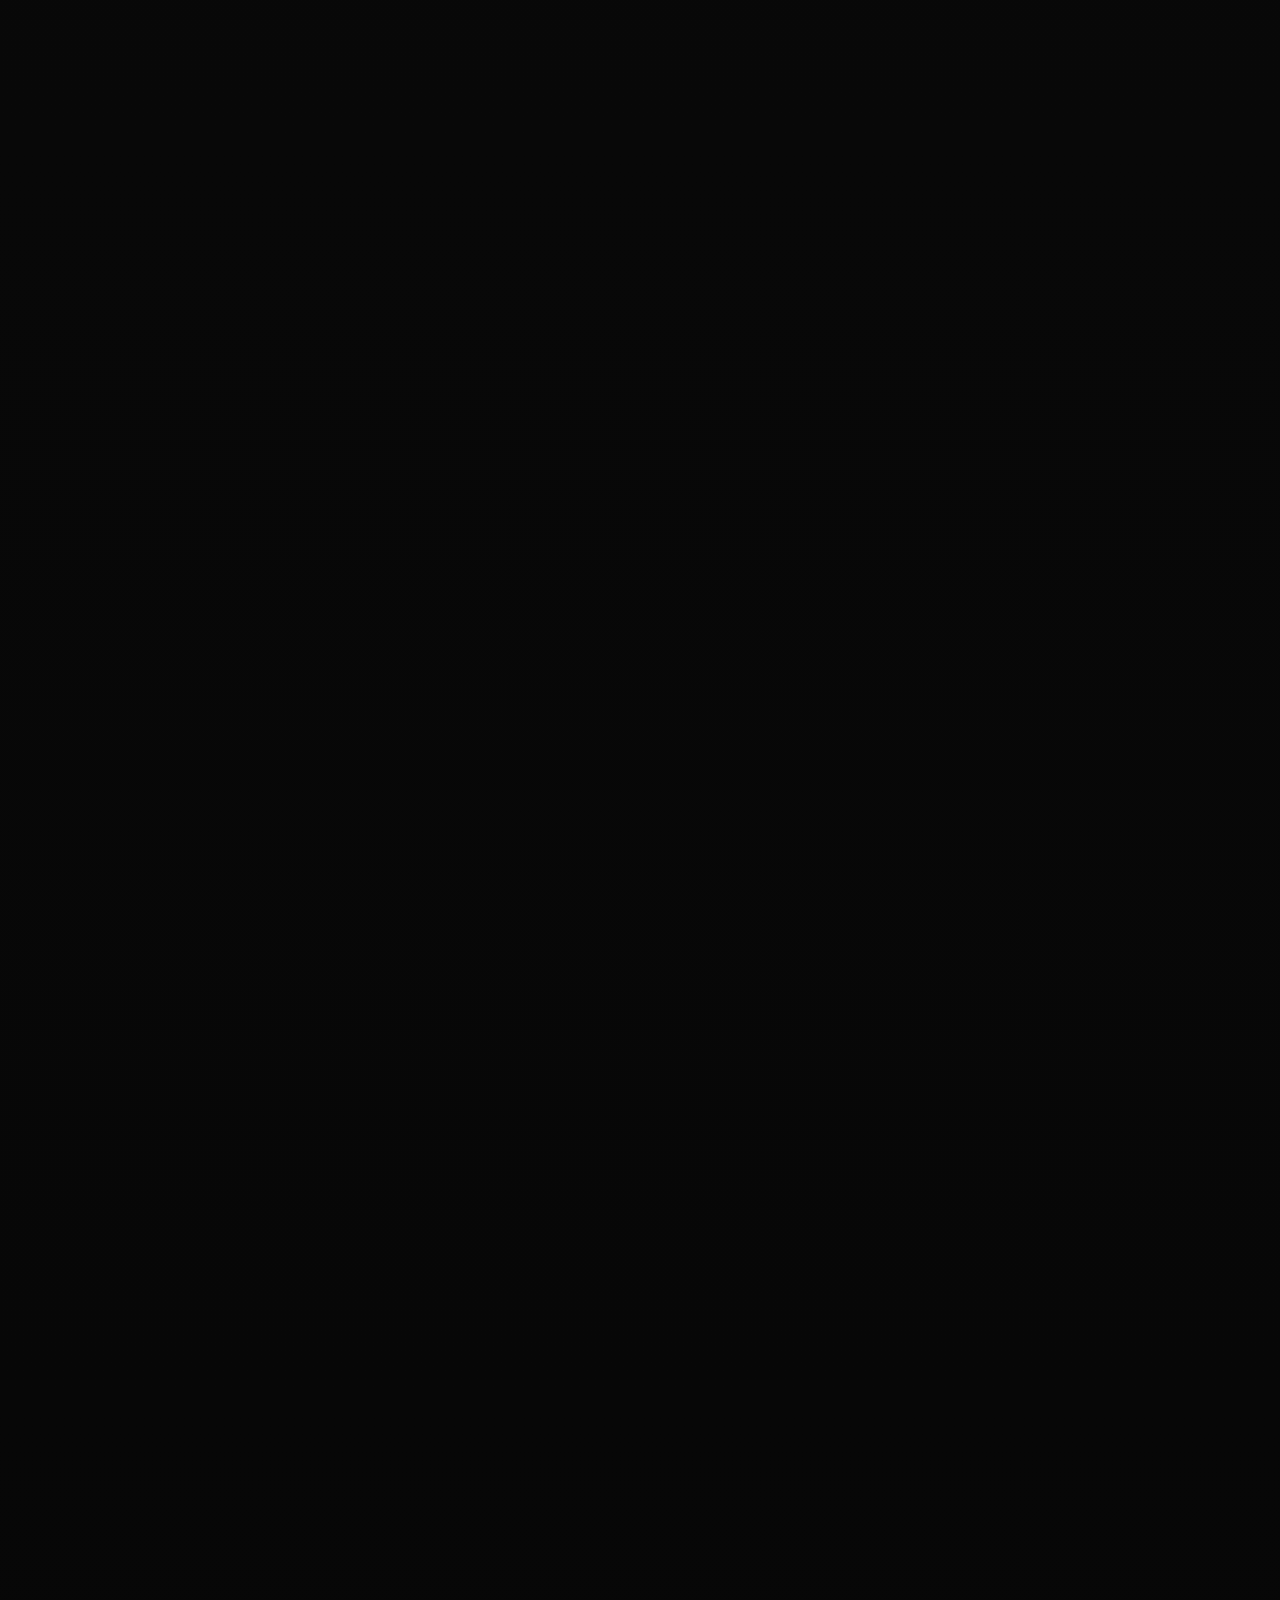
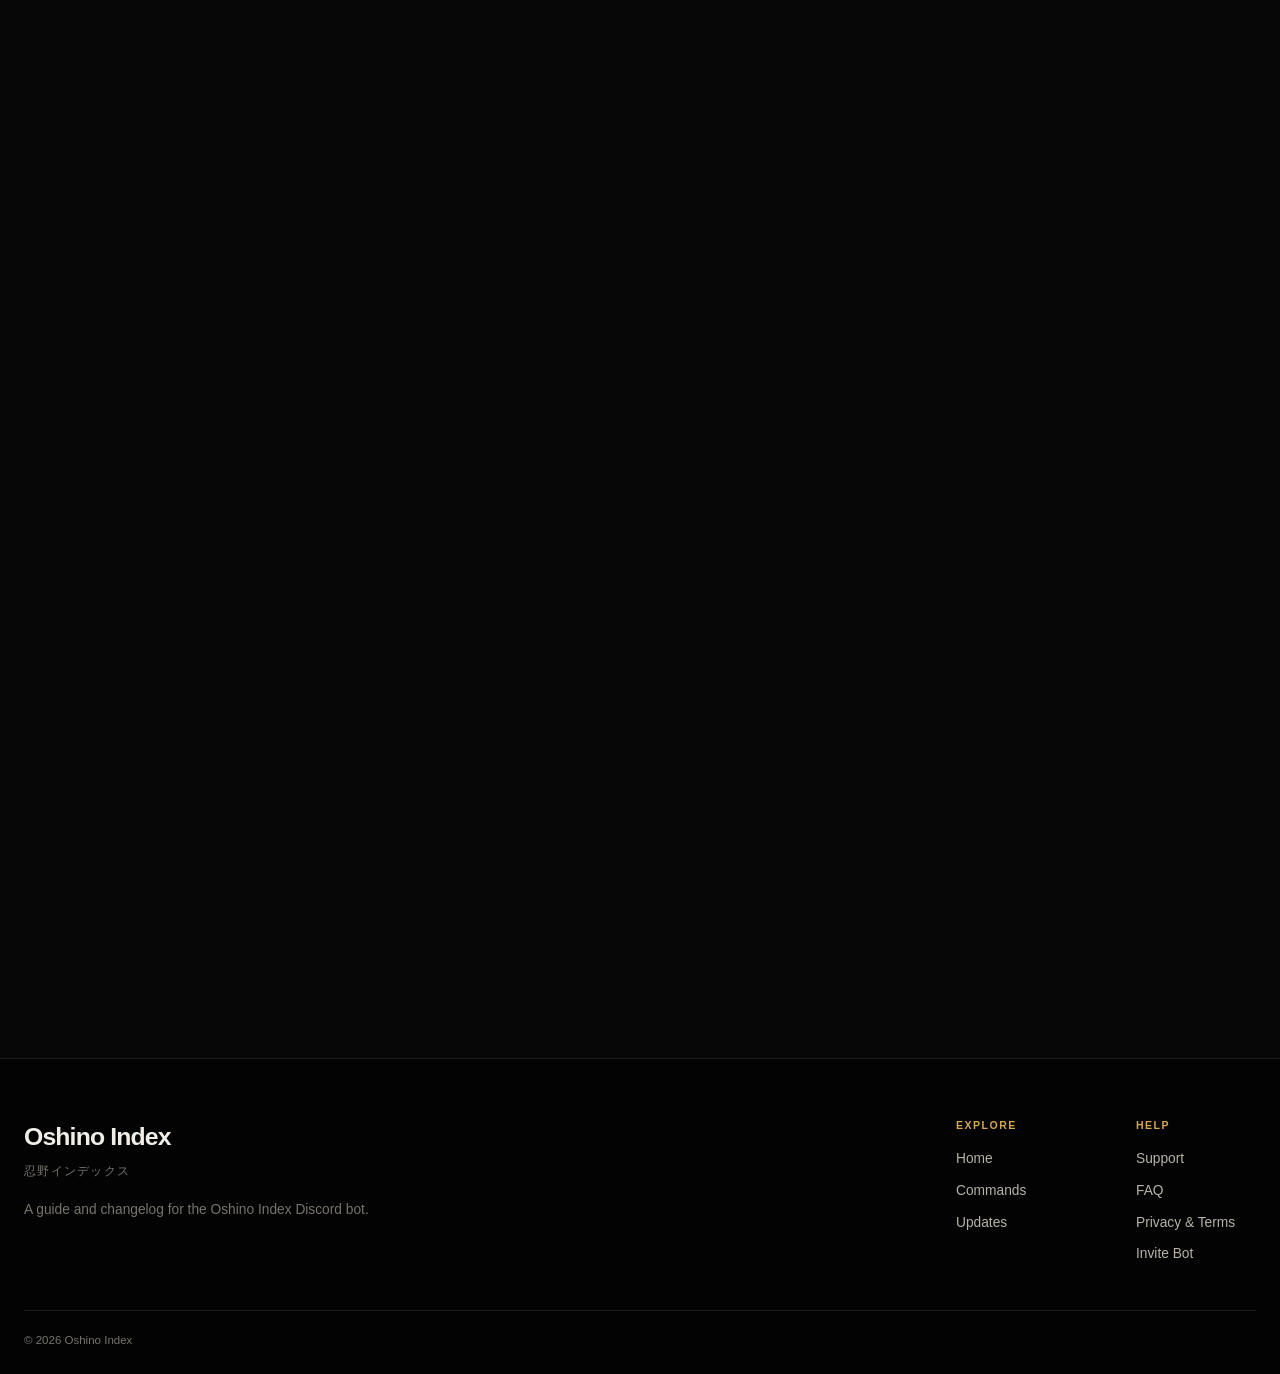
<file: legal.html>
<!DOCTYPE html>
<html lang="en">
<head>
    <meta charset="UTF-8">
    <meta name="viewport" content="width=device-width, initial-scale=1.0">

    <meta
        http-equiv="Content-Security-Policy"
        content="default-src 'self'; script-src 'self'; style-src 'self' https://fonts.googleapis.com; font-src 'self' https://fonts.gstatic.com; img-src 'self' data:; media-src 'self'; connect-src 'none'; object-src 'none'; base-uri 'none'; form-action 'none'; worker-src 'none'; manifest-src 'self'; upgrade-insecure-requests"
    >
    <meta name="referrer" content="strict-origin-when-cross-origin">
    <meta
        name="description"
        content="Privacy Policy, Terms of Use, and Data & Compliance information for the Oshino Index Discord bot."
    >

    <title>Privacy & Terms | Oshino Index</title>

    <link rel="preconnect" href="https://fonts.googleapis.com">
    <link rel="preconnect" href="https://fonts.gstatic.com" crossorigin>
    <link
        href="https://fonts.googleapis.com/css2?family=Manrope:wght@400;500;600&family=Noto+Sans+JP:wght@400;500;600&family=Space+Grotesk:wght@500;600;700&display=swap"
        rel="stylesheet"
    >

    <link rel="stylesheet" href="./css/style.css">
    <script src="./js/main.js" defer></script>
</head>

<body>
    <header class="site-header">
        <div class="container nav-wrapper">
            <a class="brand" href="./index.html" aria-label="Oshino Index homepage">
                <span class="brand-mark" aria-hidden="true">
                    <img src="./assets/images/oshino-pon-de-ring-logo.png" alt="">
                </span>
                <span class="brand-copy">
                    <span class="brand-name">Oshino Index</span>
                    <span class="brand-japanese">忍野インデックス</span>
                </span>
            </a>

            <button
                class="menu-button"
                type="button"
                aria-expanded="false"
                aria-controls="primary-navigation"
                aria-label="Open navigation menu"
            >
                <span></span>
                <span></span>
            </button>

            <nav class="primary-navigation" id="primary-navigation" aria-label="Primary navigation">
                <a href="./index.html">Home</a>
                <a href="./commands.html">Commands</a>
                <a href="./update.html">Updates</a>
                <a href="./support.html">Support</a>
                <a href="./index.html#faq">FAQ</a>
            </nav>

            <a
                class="button button-small button-outline invite-nav"
                href="https://discord.com/oauth2/authorize?client_id=1451647176529678366&permissions=274878016512&integration_type=0&scope=bot"
                target="_blank"
                rel="noopener noreferrer"
            >
                Invite Bot
            </a>
        </div>
    </header>

    <main class="legal-page">
        <section class="legal-hero">
            <div class="container legal-hero-grid">
                <div class="reveal is-visible">
                    <p class="eyebrow">
                        <span>規約</span>
                        <span class="eyebrow-divider"></span>
                        <span>Privacy & Terms</span>
                    </p>

                    <h1>Rules, data,<br>and trust notes.</h1>
                </div>

                <div class="legal-hero-copy reveal reveal-delay-1 is-visible">
                    <p>
                        This page explains how Oshino Index is intended to be used,
                        what bot-related data may be stored, and how users or server
                        owners can ask questions about removal or support.
                    </p>

                    <p class="legal-updated">Last updated: 16 June 2026</p>
                </div>
            </div>
        </section>

        <section class="legal-content-section">
            <div class="container legal-layout">
                <aside class="legal-toc reveal">
                    <span class="legal-toc-label">On this page</span>
                    <a href="#privacy">Privacy Policy</a>
                    <a href="#terms">Terms of Use</a>
                    <a href="#data-compliance">Data & Compliance</a>
                    <a href="#requests">Requests & Contact</a>
                    <a href="#disclaimer">Disclaimer</a>
                </aside>

                <div class="legal-content">
                    <section class="legal-card reveal" id="privacy">
                        <span class="legal-section-label">01</span>
                        <h2>Privacy Policy</h2>

                        <p>
                            Oshino Index is a Discord bot built around playful server interaction,
                            character-based progression, collectible items, fortunes, and light
                            utility features. To make these public features work, the bot may store
                            limited Discord-related data.
                        </p>

                        <h3>Data the bot may store</h3>
                        <ul>
                            <li>Discord user IDs used for profiles, progression, inventory, cooldowns, effects, and command-related records.</li>
                            <li>Discord server IDs and basic server-related information needed for bot operation and maintenance.</li>
                            <li>Gameplay and progression records such as coins, offerings, pats, trust, fortunes, items, active effects,
                                tutorial progress, and related state.</li>
                            <li>Opt-in preference records for supported bot announcements.</li>
                            <li>Limited technical, safety, or moderation-related records used to protect the bot from spam, abuse, exploitation,
                                or unsafe use.</li>
                        </ul>

                        <h3>Why this data is used</h3>
                        <ul>
                            <li>To remember user progression, coins, items, trust, cooldowns, and active effects.</li>
                            <li>To support offerings, fortunes, inventory features, tutorials, and other public bot interactions.</li>
                            <li>To remember opt-in announcement preferences where supported.</li>
                            <li>To protect the bot from spam, abuse, exploitation, or unsafe use.</li>
                            <li>To help maintain bot reliability, troubleshoot issues, and improve user support.</li>
                        </ul>

                        <h3>What is not sold</h3>
                        <p>
                            Oshino Index does not sell Discord user data, server data,
                            gameplay records, progression records, or safety-related records.
                        </p>
                    </section>

                    <section class="legal-card reveal" id="terms">
                        <span class="legal-section-label">02</span>
                        <h2>Terms of Use</h2>

                        <p>
                            By inviting or using Oshino Index, you agree to use the bot in
                            a reasonable and respectful way. Server owners and administrators
                            are responsible for deciding whether Oshino Index is suitable for
                            their community.
                        </p>

                        <h3>Acceptable use</h3>
                        <ul>
                            <li>Do not use Oshino Index to harass, spam, exploit, or disrupt Discord servers.</li>
                            <li>Do not attempt to abuse cooldowns, progression systems, economy features, item systems, or command interactions.
                            </li>
                            <li>Do not attempt to access restricted bot functionality, private systems, or non-public areas without permission.
                            </li>
                            <li>Do not use the bot to store or distribute illegal, harmful, or abusive content.</li>
                        </ul>

                        <h3>Bot access and moderation</h3>
                        <p>
                            Access to Oshino Index may be limited, removed, or blocked
                            if abuse, exploitation, spam, or unsafe use is detected.
                            The bot creator may restrict access, disable features, or
                            remove the bot from a server when needed.
                        </p>

                        <h3>Availability</h3>
                        <p>
                            Oshino Index is provided as a personal/community project.
                            Features may change, break, be renamed, be removed, or become
                            unavailable without advance notice. No uptime guarantee is provided.
                        </p>
                    </section>

                    <section class="legal-card reveal" id="data-compliance">
                        <span class="legal-section-label">03</span>
                        <h2>Data & Compliance</h2>

                        <p>
                            Oshino Index is designed to store only the information needed
                            for bot features, safety, and maintenance. The public website
                            itself is static and does not include a login system, server-side
                            forms, or public access to private bot records.
                        </p>

                        <h3>Storage and access</h3>
                        <ul>
                            <li>Bot-related data may be stored privately for operation, safety, support, and maintenance.</li>
                            <li>Access to private bot records is limited to authorised maintenance needs.</li>
                            <li>Internal maintenance actions may be logged where needed to support reliability, security, and abuse prevention.
                            </li>
                        </ul>

                        <h3>Retention</h3>
                        <p>
                            Some data may be kept for as long as needed to provide bot
                            features, maintain records, investigate abuse, restore state,
                            or support server administration. Records may be deleted or
                            anonymised when they are no longer needed or when a valid
                            removal request is accepted.
                        </p>
                    </section>

                    <section class="legal-card reveal" id="requests">
                        <span class="legal-section-label">04</span>
                        <h2>Requests & Contact</h2>

                        <p>
                            Users or server owners may request support, ask what kind of
                            data is stored, or request deletion of bot-related records.
                            Some records may need to be retained temporarily for safety,
                            audit, abuse-prevention, or technical reasons.
                        </p>

                        <h3>How to contact</h3>
                        <ul>
                            <li>Use the support page on this website.</li>
                            <li>Contact the creator on Discord: <code>@forgotten.wasurerareta</code>.</li>
                            <li>Use <code>!mbug</code> in Discord for bug-report guidance where available.</li>
                        </ul>

                        <h3>Helpful information for requests</h3>
                        <ul>
                            <li>Your Discord user ID.</li>
                            <li>The server ID, if the request is server-related.</li>
                            <li>The command or feature involved, if relevant.</li>
                            <li>A clear description of what you want reviewed or deleted.</li>
                        </ul>
                    </section>

                    <section class="legal-card reveal" id="disclaimer">
                        <span class="legal-section-label">05</span>
                        <h2>Disclaimer</h2>

                        <p>
                            This page is written in plain language for transparency and
                            project governance. It is not formal legal advice. The bot
                            creator may update this page as Oshino Index changes, especially
                            if new public features, storage needs, safety controls, or support
                            processes are added.
                        </p>
                    </section>
                </div>
            </div>
        </section>
    </main>

    <footer class="site-footer">
        <div class="container footer-grid">
            <div class="footer-brand-block">
                <a class="footer-logo" href="./index.html">
                    <span class="footer-brand">Oshino Index</span>
                    <span class="footer-subtitle">忍野インデックス</span>
                </a>

                <p class="footer-description">
                    A guide and changelog for the Oshino Index Discord bot.
                </p>
            </div>

            <nav class="footer-navigation" aria-label="Footer navigation">
                <div>
                    <span class="footer-heading">Explore</span>
                    <a href="./index.html">Home</a>
                    <a href="./commands.html">Commands</a>
                    <a href="./update.html">Updates</a>
                </div>

                <div>
                    <span class="footer-heading">Help</span>
                    <a href="./support.html">Support</a>
                    <a href="./index.html#faq">FAQ</a>
                    <a href="./legal.html">Privacy &amp; Terms</a>
                    <a
                        class="footer-invite"
                        href="https://discord.com/oauth2/authorize?client_id=1451647176529678366&permissions=274878016512&integration_type=0&scope=bot"
                        target="_blank"
                        rel="noopener noreferrer"
                    >
                        Invite Bot
                    </a>
                </div>
            </nav>
        </div>

        <div class="container footer-bottom">
            <span>© 2026 Oshino Index</span>
        </div>
    </footer>
</body>
</html>
</file>
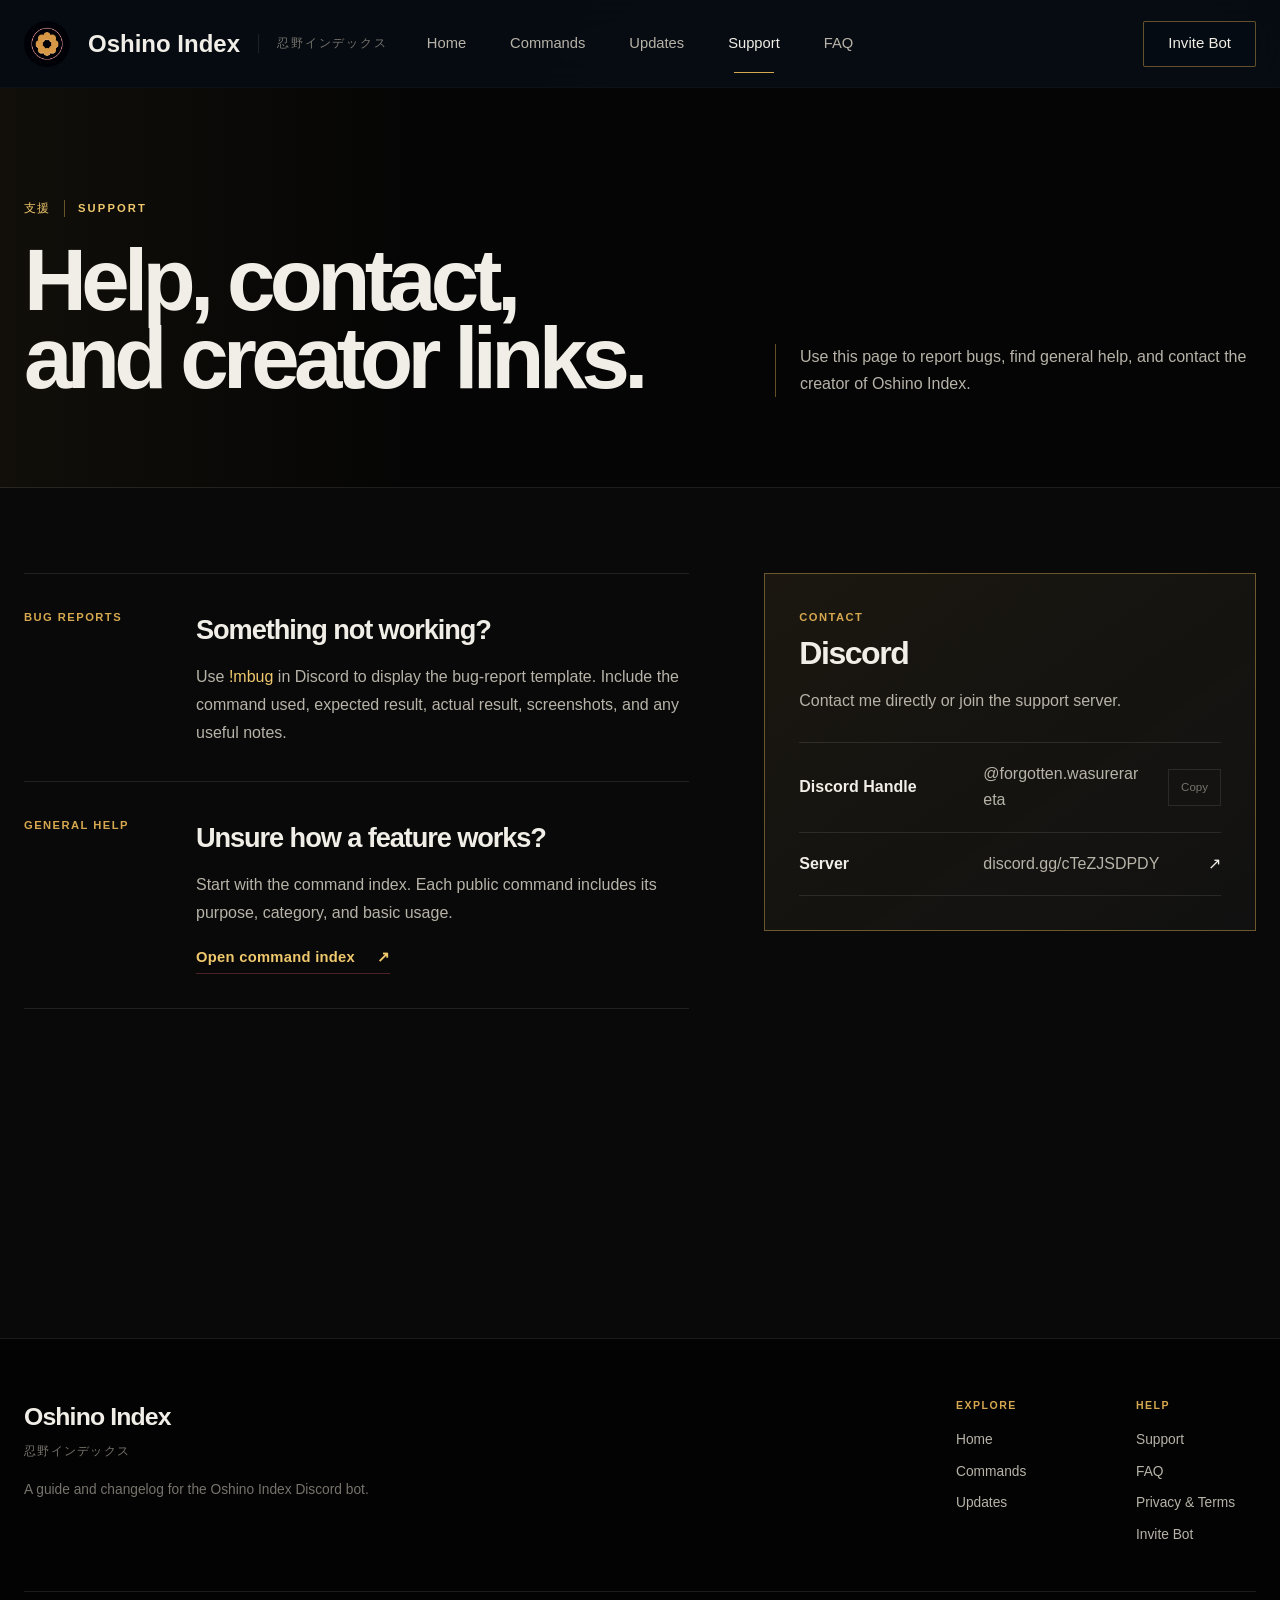
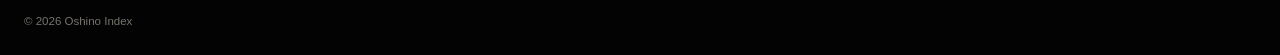
<file: support.html>
<!DOCTYPE html>
<html lang="en">
<head>
    <meta charset="UTF-8">
    <meta name="viewport" content="width=device-width, initial-scale=1.0">
    <meta http-equiv="Content-Security-Policy"
        content="default-src 'self'; script-src 'self'; style-src 'self' https://fonts.googleapis.com; font-src 'self' https://fonts.gstatic.com; img-src 'self' data:; media-src 'self'; connect-src 'none'; object-src 'none'; base-uri 'none'; form-action 'none'; worker-src 'none'; manifest-src 'self'; upgrade-insecure-requests">
    <meta name="referrer" content="strict-origin-when-cross-origin">

    <title>Support | Oshino Index</title>

    <link rel="preconnect" href="https://fonts.googleapis.com">
    <link rel="preconnect" href="https://fonts.gstatic.com" crossorigin>
    <link
        href="https://fonts.googleapis.com/css2?family=Manrope:wght@400;500;600&family=Noto+Sans+JP:wght@400;500;600&family=Space+Grotesk:wght@500;600;700&display=swap"
        rel="stylesheet"
    >

    <link rel="stylesheet" href="./css/style.css">
    <script src="./js/main.js" defer></script>
</head>

<body>
    <header class="site-header">
        <div class="container nav-wrapper">
            <a class="brand" href="./index.html">
                <span class="brand-mark" aria-hidden="true">
                    <img src="./assets/images/oshino-pon-de-ring-logo.png" alt="">
                </span>

                <span class="brand-copy">
                    <span class="brand-name">Oshino Index</span>
                    <span class="brand-japanese">忍野インデックス</span>
                </span>
            </a>

            <button
                class="menu-button"
                type="button"
                aria-expanded="false"
                aria-controls="primary-navigation"
                aria-label="Open navigation menu"
            >
                <span></span>
                <span></span>
            </button>

            <nav class="primary-navigation" id="primary-navigation">
                <a href="./index.html">Home</a>
                <a href="./commands.html">Commands</a>
                <a href="./update.html">Updates</a>
                <a class="active" href="./support.html">Support</a>
                <a href="./index.html#faq">FAQ</a>
            </nav>

            <a class="button button-small button-outline invite-nav"
                href="https://discord.com/oauth2/authorize?client_id=1451647176529678366&permissions=274878016512&integration_type=0&scope=bot"
                target="_blank" rel="noopener noreferrer">
                Invite Bot
            </a>
        </div>
    </header>

    <main class="support-page">
        <section class="support-hero">
            <div class="container support-hero-grid">
                <div class="reveal is-visible">
                    <p class="eyebrow">
                        <span>支援</span>
                        <span class="eyebrow-divider"></span>
                        <span>Support</span>
                    </p>

                    <h1>Help, contact,<br>and creator links.</h1>
                </div>

                <p class="reveal reveal-delay-1 is-visible">
                    Use this page to report bugs, find general help, and contact
                    the creator of Oshino Index.
                </p>
            </div>
        </section>

        <section class="support-directory">
            <div class="container support-directory-layout">
                <div class="support-options">
                    <article class="support-row reveal">
                        <span class="support-label">Bug reports</span>

                        <div>
                            <h2>Something not working?</h2>
                            <p>
                                Use <code>!mbug</code> in Discord to display the
                                bug-report template. Include the command used,
                                expected result, actual result, screenshots, and
                                any useful notes.
                            </p>
                        </div>
                    </article>

                    <article class="support-row reveal reveal-delay-1">
                        <span class="support-label">General help</span>

                        <div>
                            <h2>Unsure how a feature works?</h2>
                            <p>
                                Start with the command index. Each public command
                                includes its purpose, category, and basic usage.
                            </p>

                            <a class="section-link" href="./commands.html">
                                Open command index
                                <span aria-hidden="true">↗</span>
                            </a>
                        </div>
                    </article>

                    <article class="support-row reveal reveal-delay-2">
                        <span class="support-label">Updates</span>

                        <div>
                            <h2>Looking for recent changes?</h2>
                            <p>
                                Read the website changelog or use
                                <code>!mupdates</code> inside Discord.
                            </p>

                            <a class="section-link" href="./update.html">
                                View updates
                                <span aria-hidden="true">↗</span>
                            </a>
                        </div>
                    </article>
                </div>

                <aside class="social-card reveal reveal-delay-2">
                    <div class="social-card-heading">
                        <span class="social-card-kicker">Contact</span>

                        <h2>Discord</h2>

                        <p>
                            Contact me directly or join the support server.
                        </p>
                    </div>

                    <div class="social-links">
                        <div class="social-row">
                            <span class="social-platform">Discord Handle</span>
                            <span class="social-handle">@forgotten.wasurerareta</span>
                    
                            <button class="copy-handle-button" type="button" data-copy="@forgotten.wasurerareta">
                                Copy
                            </button>
                        </div>
                    
                        <a class="social-link" href="https://discord.gg/cTeZJSDPDY" target="_blank" rel="noopener noreferrer">
                            <span class="social-platform">Server</span>
                            <span class="social-handle">discord.gg/cTeZJSDPDY</span>
                            <span aria-hidden="true">↗</span>
                        </a>
                    </div>
                </aside>
            </div>
        </section>
    </main>

    <footer class="site-footer">
        <div class="container footer-grid">
            <div class="footer-brand-block">
                <a class="footer-logo" href="./index.html">
                    <span class="footer-brand">Oshino Index</span>
                    <span class="footer-subtitle">忍野インデックス</span>
                </a>

                <p class="footer-description">
                    A guide and changelog for the Oshino Index Discord bot.
                </p>
            </div>

            <nav class="footer-navigation" aria-label="Footer navigation">
                <div>
                    <span class="footer-heading">Explore</span>
                    <a href="./index.html">Home</a>
                    <a href="./commands.html">Commands</a>
                    <a href="./update.html">Updates</a>
                </div>

                <div>
                    <span class="footer-heading">Help</span>
                    <a href="./support.html">Support</a>
                    <a href="./index.html#faq">FAQ</a>
                    <a href="./legal.html">Privacy &amp; Terms</a>
                    <a
                        class="footer-invite"
                        href="https://discord.com/oauth2/authorize?client_id=1451647176529678366&permissions=274878016512&integration_type=0&scope=bot"
                        target="_blank"
                        rel="noopener noreferrer"
                    >
                        Invite Bot
                    </a>
                </div>
            </nav>
        </div>

        <div class="container footer-bottom">
            <span>© 2026 Oshino Index</span>
        </div>
    </footer>
</body>
</html>
</file>
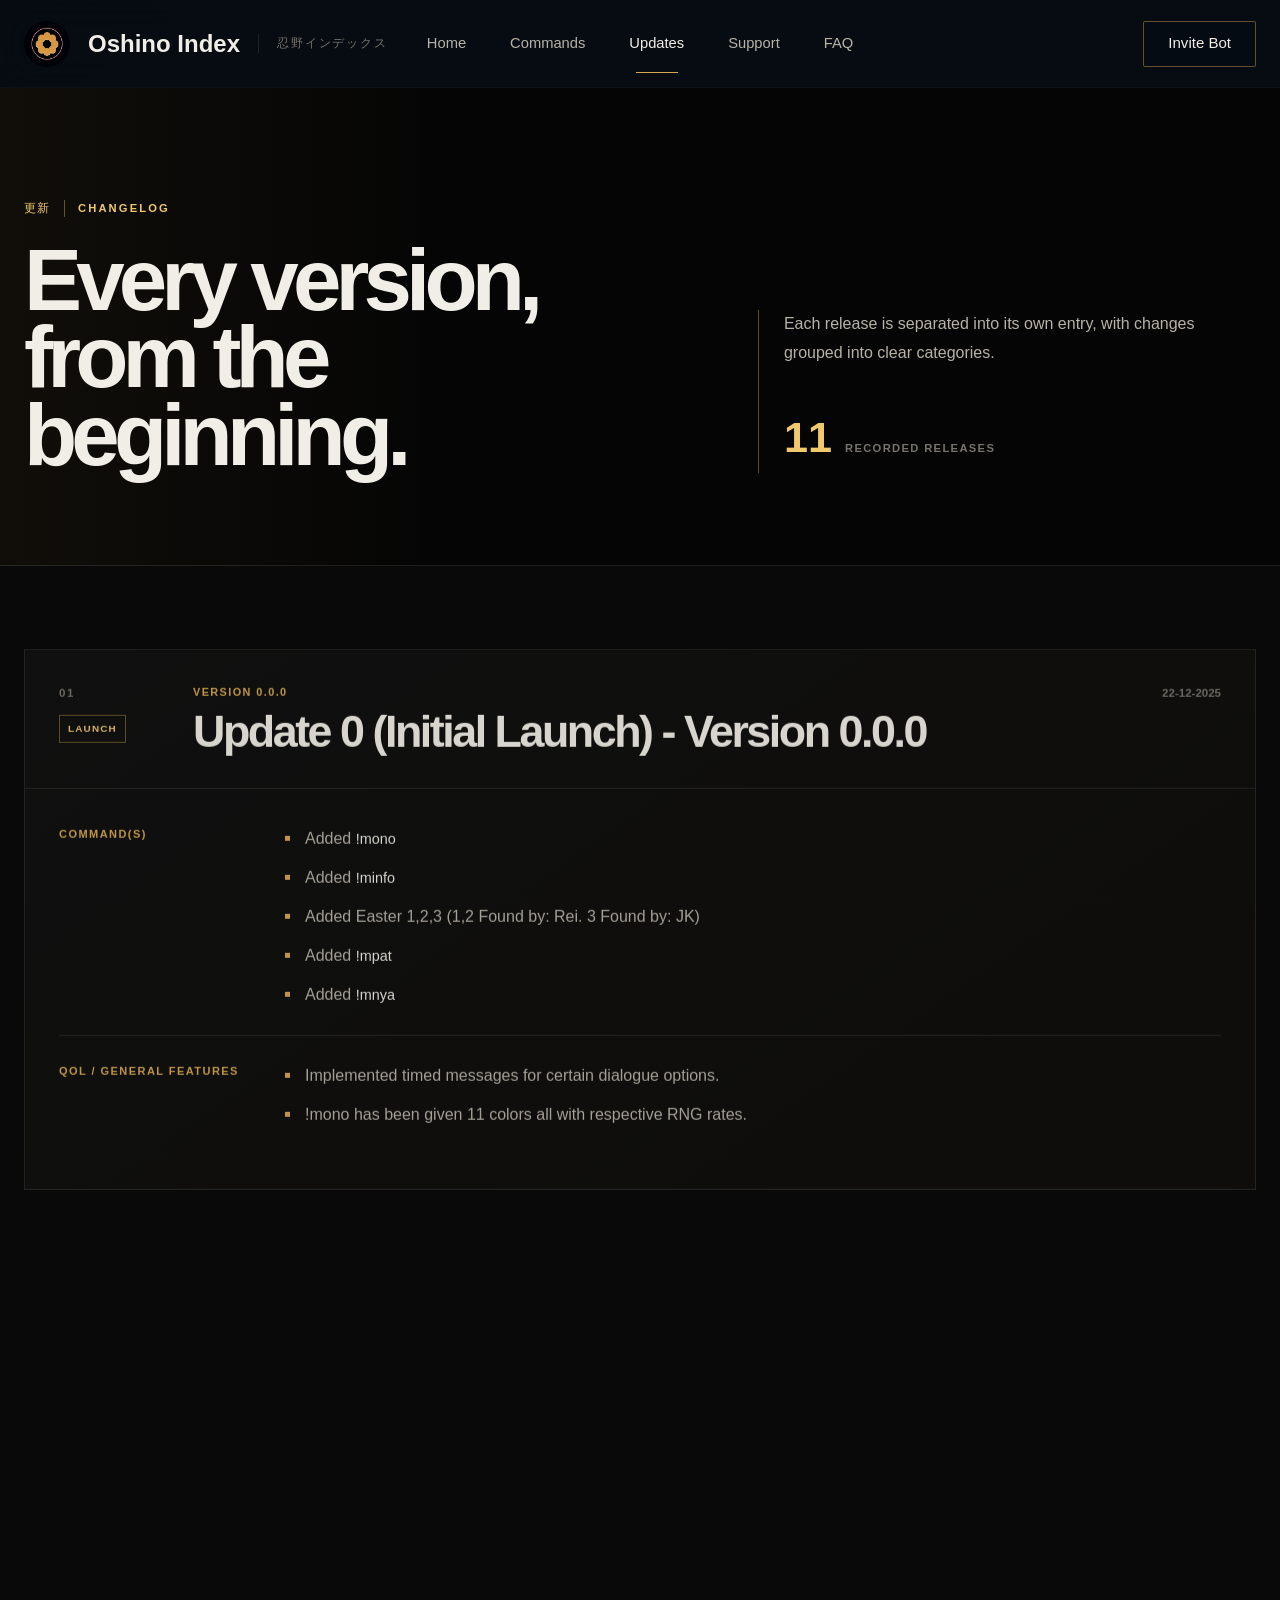
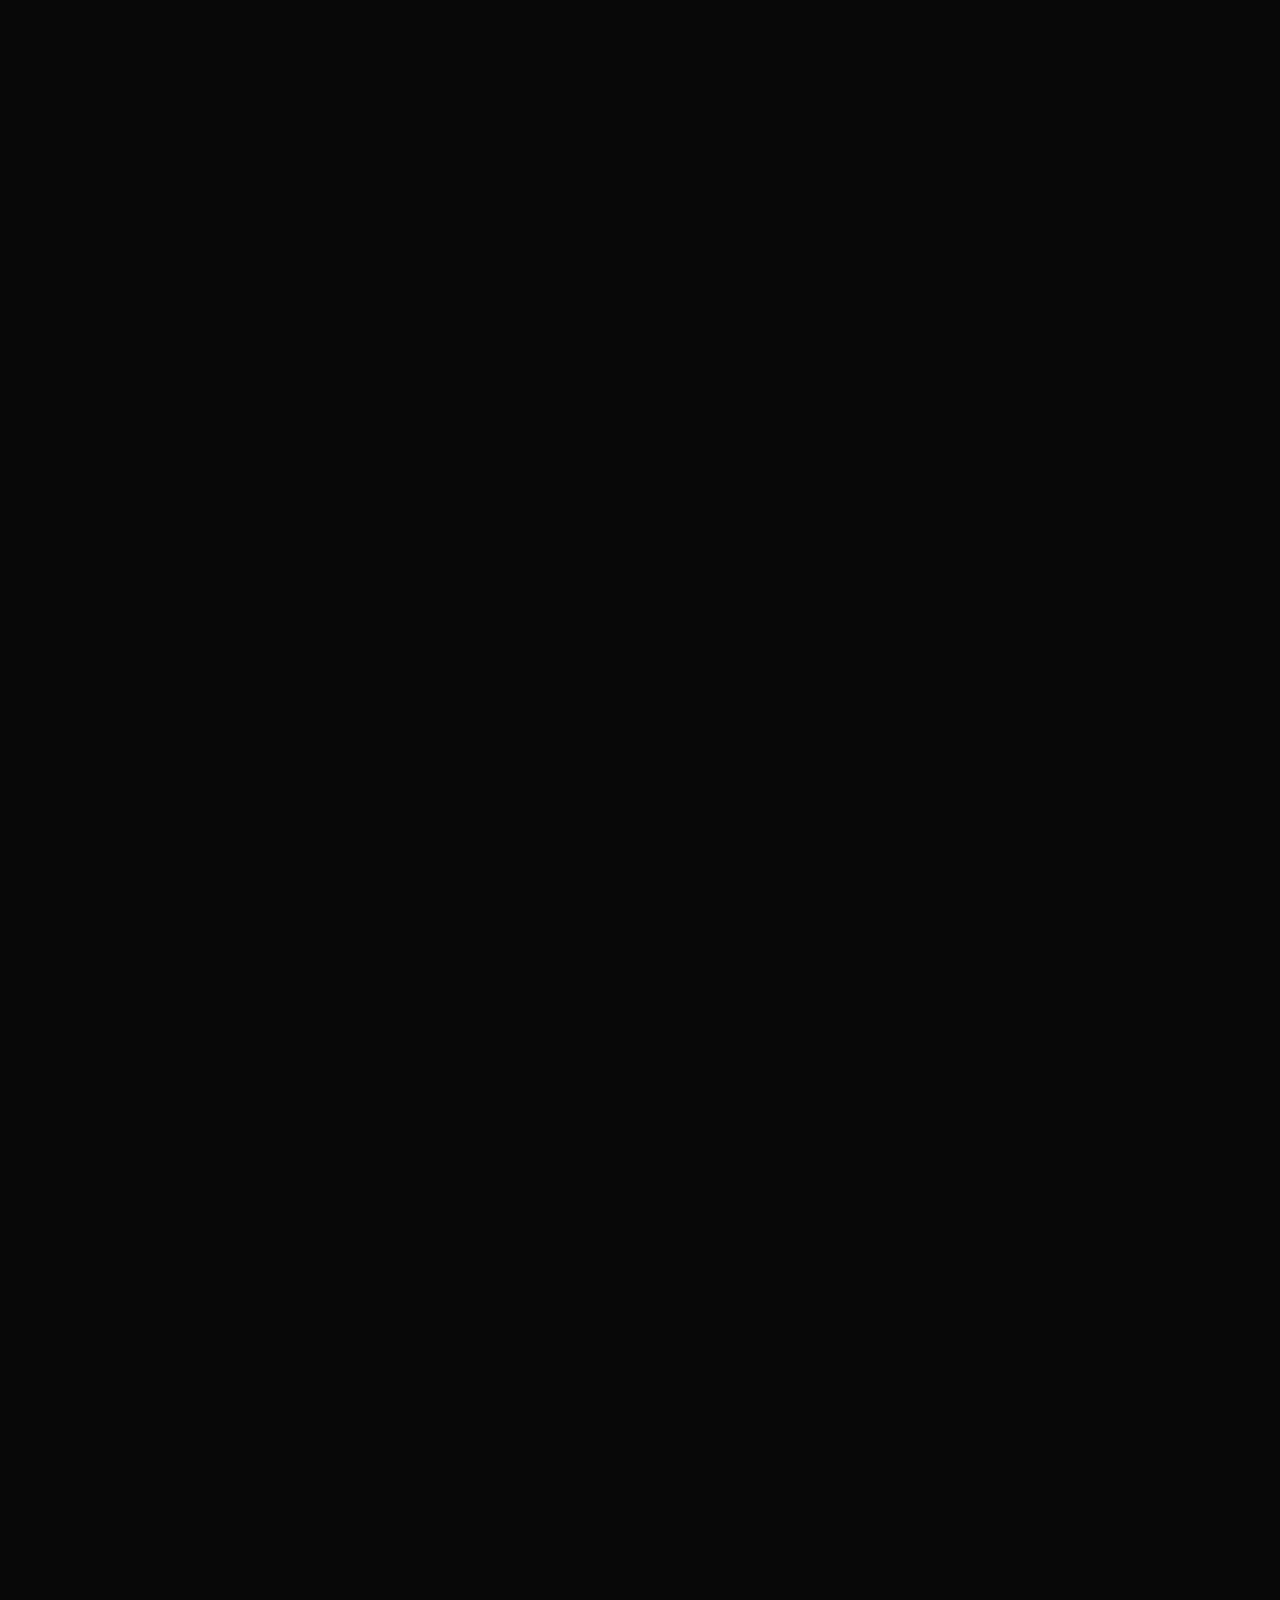
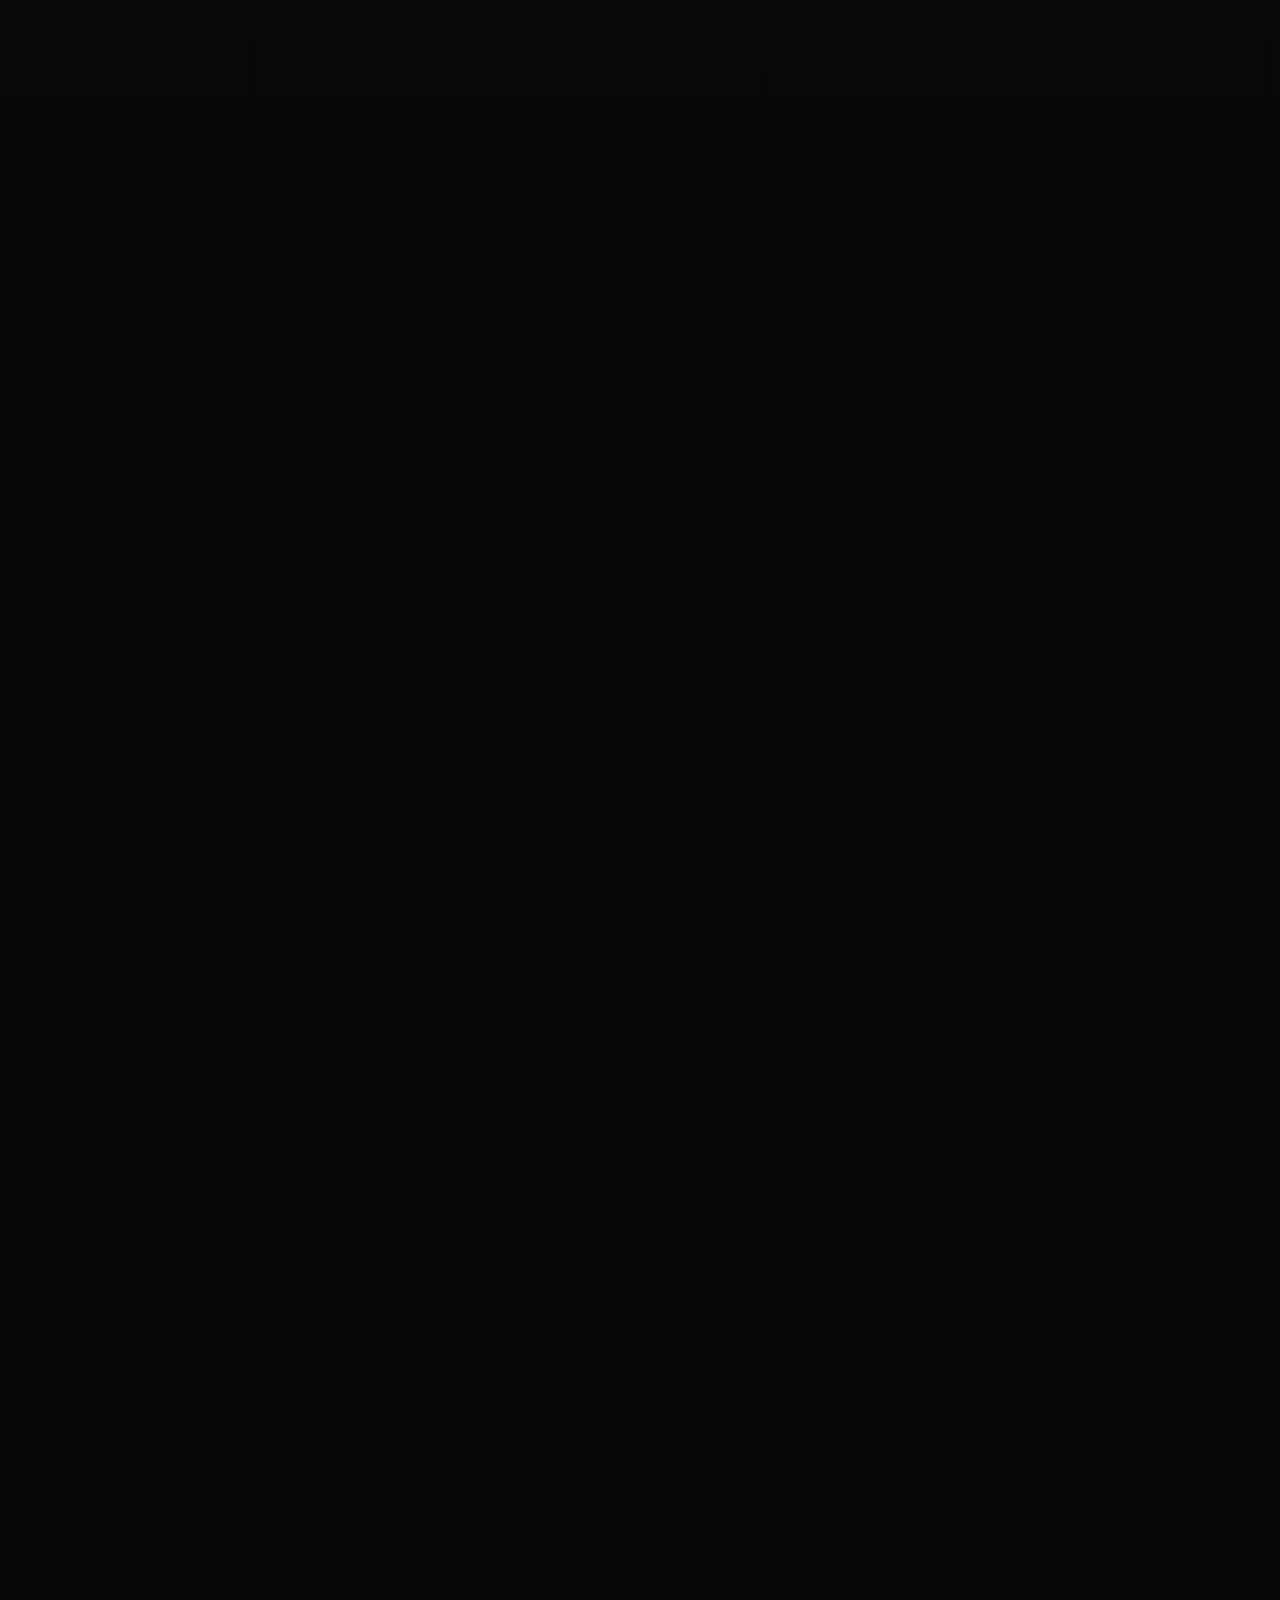
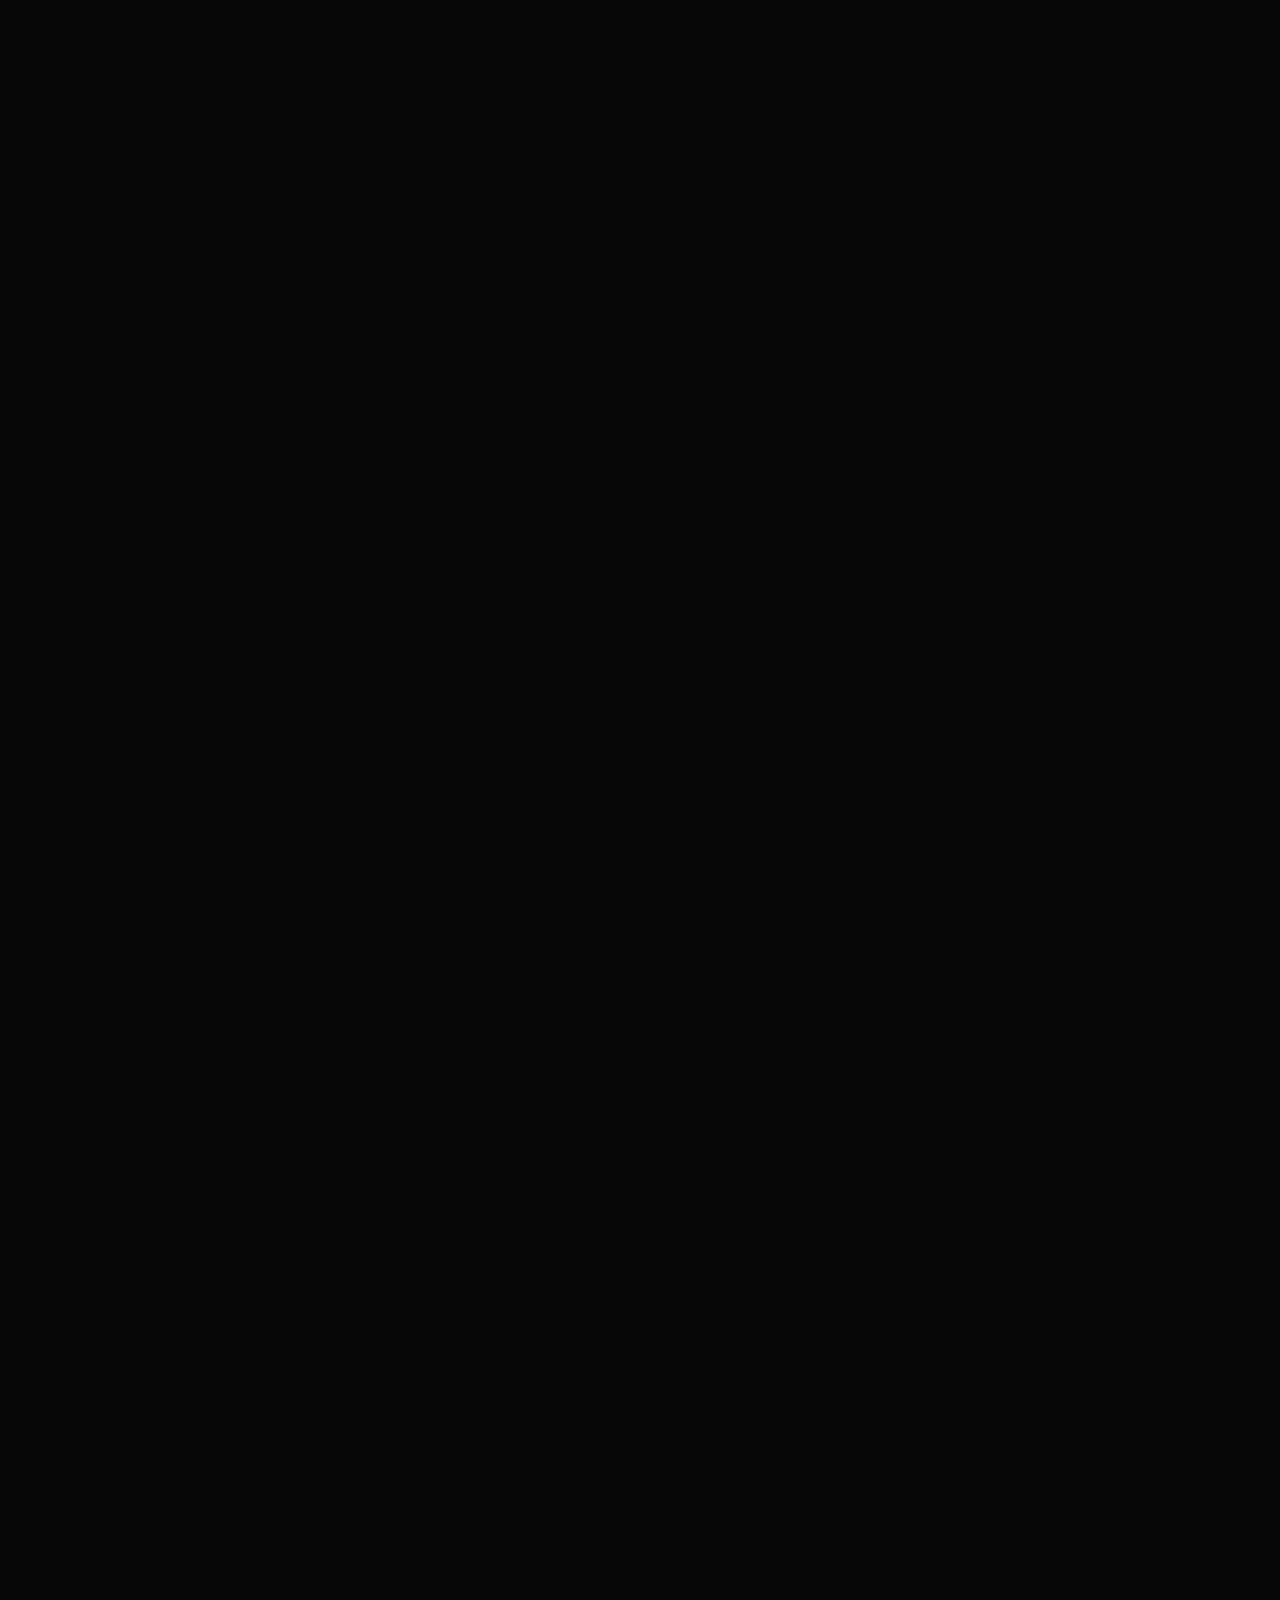
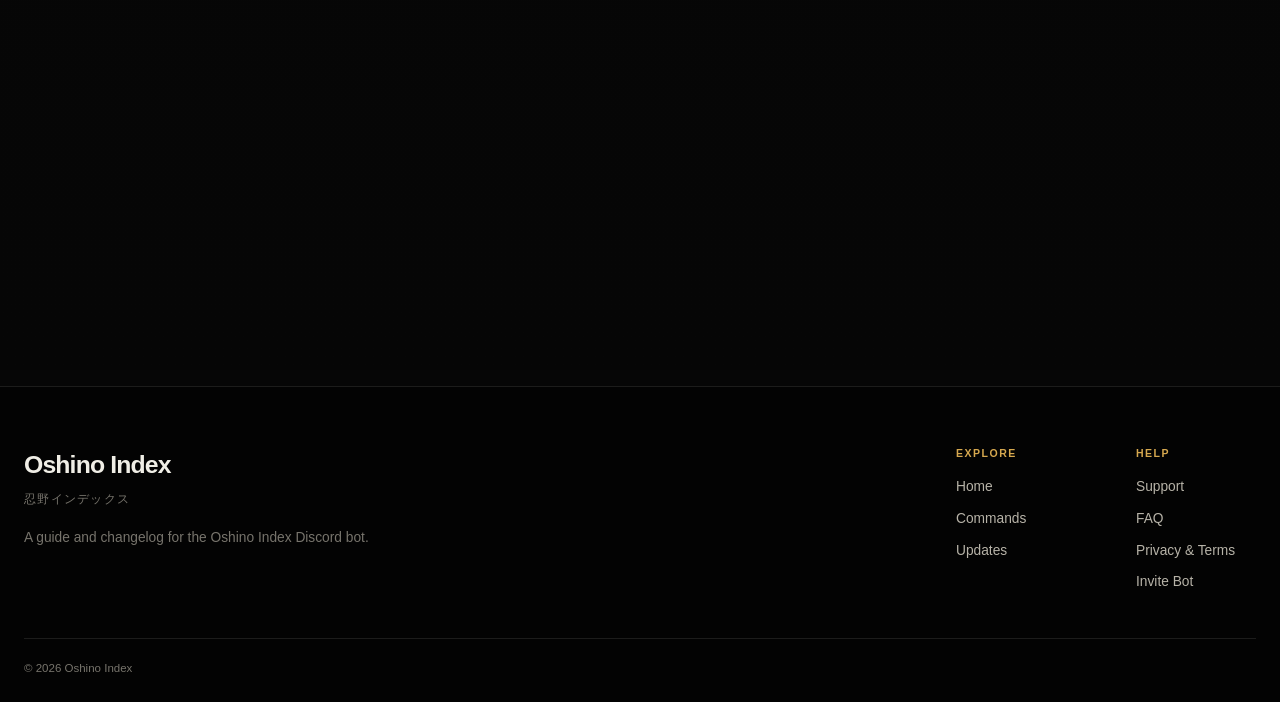
<file: update.html>
<!DOCTYPE html>
<html lang="en">
<head>
    <meta charset="UTF-8">
    <meta name="viewport" content="width=device-width, initial-scale=1.0">

    
    <meta
        http-equiv="Content-Security-Policy"
        content="default-src 'self'; script-src 'self'; style-src 'self' https://fonts.googleapis.com; font-src 'self' https://fonts.gstatic.com; img-src 'self' data:; media-src 'self'; connect-src 'none'; object-src 'none'; base-uri 'none'; form-action 'none'; worker-src 'none'; manifest-src 'self'; upgrade-insecure-requests"
    >
    <meta name="referrer" content="strict-origin-when-cross-origin">
<title>Updates | Oshino Index</title>

    <link rel="preconnect" href="https://fonts.googleapis.com">
    <link rel="preconnect" href="https://fonts.gstatic.com" crossorigin>
    <link
        href="https://fonts.googleapis.com/css2?family=Manrope:wght@400;500;600&family=Noto+Sans+JP:wght@400;500;600&family=Space+Grotesk:wght@500;600;700&display=swap"
        rel="stylesheet"
    >

    <link rel="stylesheet" href="./css/style.css">
    <script src="./js/main.js" defer></script>
</head>

<body>
    <header class="site-header">
        <div class="container nav-wrapper">
            <a class="brand" href="./index.html">
                <span class="brand-mark" aria-hidden="true">
                    <img src="./assets/images/oshino-pon-de-ring-logo.png" alt="">
                </span>
                <span class="brand-copy">
                    <span class="brand-name">Oshino Index</span>
                    <span class="brand-japanese">忍野インデックス</span>
                </span>
            </a>

            <button
                class="menu-button"
                type="button"
                aria-expanded="false"
                aria-controls="primary-navigation"
                aria-label="Open navigation menu"
            >
                <span></span><span></span>
            </button>

            <nav class="primary-navigation" id="primary-navigation">
                <a href="./index.html">Home</a>
                <a href="./commands.html">Commands</a>
                <a class="active" href="./update.html">Updates</a>
                <a href="./support.html">Support</a>
                <a href="./index.html#faq">FAQ</a>
            </nav>

            <a
                class="button button-small button-outline invite-nav"
                href="https://discord.com/oauth2/authorize?client_id=1451647176529678366&permissions=274878016512&integration_type=0&scope=bot"
                target="_blank"
                rel="noopener noreferrer"
            >
                Invite Bot
            </a>
        </div>
    </header>

    <main class="update-page">
        <section class="update-hero">
            <div class="container update-hero-grid">
                <div>
                    <p class="eyebrow">
                        <span>更新</span>
                        <span class="eyebrow-divider"></span>
                        <span>Changelog</span>
                    </p>

                    <h1>Every version,<br>from the beginning.</h1>
                </div>

                <div class="update-hero-copy">
                    <p>
                        Each release is separated into its own entry, with changes
                        grouped into clear categories.
                    </p>

                    <div class="update-summary">
                        <span>11</span>
                        <small>recorded releases</small>
                    </div>
                </div>
            </div>
        </section>

        <section class="update-timeline-section">
            <div class="container update-timeline">
                
                <article class="update-entry-card reveal">
                    <header class="update-entry-top">
                        <div class="update-entry-meta">
                            <span class="update-entry-index">01</span>
                            <span class="update-entry-type">Launch</span>
                        </div>

                        <div class="update-entry-title">
                            <p>Version 0.0.0</p>
                            <h2>Update 0 (Initial Launch) - Version 0.0.0</h2>
                        </div>

                        <time>22-12-2025</time>
                    </header>

                    <div class="update-entry-content">
                        
                        <section class="update-category-block">
                            <h3>Command(s)</h3>
                            <ul>
                                <li>Added <code>!mono</code></li>
<li>Added <code>!minfo</code></li>
<li>Added Easter 1,2,3 (1,2 Found by: Rei. 3 Found by: JK)</li>
<li>Added <code>!mpat</code></li>
<li>Added <code>!mnya</code></li>
                            </ul>
                        </section>

                        <section class="update-category-block">
                            <h3>QOL / General Features</h3>
                            <ul>
                                <li>Implemented timed messages for certain dialogue options.</li>
<li>!mono has been given 11 colors all with respective RNG rates.</li>
                            </ul>
                        </section>

                    </div>
                </article>

                <article class="update-entry-card reveal">
                    <header class="update-entry-top">
                        <div class="update-entry-meta">
                            <span class="update-entry-index">02</span>
                            <span class="update-entry-type">Update</span>
                        </div>

                        <div class="update-entry-title">
                            <p>Version 0.0.1</p>
                            <h2>Update 1 - Version 0.0.1</h2>
                        </div>

                        <time>23-12-2025</time>
                    </header>

                    <div class="update-entry-content">
                        
                        <section class="update-category-block">
                            <h3>Command(s)</h3>
                            <ul>
                                <li>Added <code>!mpunish1</code> (Exclusive to Forgotten)</li>
                            </ul>
                        </section>

                        <section class="update-category-block">
                            <h3>QOL / General Features</h3>
                            <ul>
                                <li>Reworked disappearing message (Refer to previous update) to make it so that all dialogue disappear except certain commands / dialogue</li>
<li>Oshino now replies with 1 of 8 pre written messages for all user</li>
<li>Oshino now replies with 1 of 5 pre written message for forgotten.wasurerareta</li>
<li>!mpunish1 has dialogue for forgotten.wasurerareta</li>
<li>!mpunish1 has dialogue for general users when attempting to use command.</li>
<li>Interaction between Oshino and discord message being deleted revealing &quot;secret&quot; dialogue discovered! (Congratulations JK and Yui)</li>
                            </ul>
                        </section>

                    </div>
                </article>

                <article class="update-entry-card reveal">
                    <header class="update-entry-top">
                        <div class="update-entry-meta">
                            <span class="update-entry-index">03</span>
                            <span class="update-entry-type">Hotfix</span>
                        </div>

                        <div class="update-entry-title">
                            <p>Version 0.0.2</p>
                            <h2>Update 1.1 (Hotfix) - Version 0.0.2</h2>
                        </div>

                        <time>Date not recorded</time>
                    </header>

                    <div class="update-entry-content">
                        
                        <section class="update-category-block">
                            <h3>Command(s)</h3>
                            <ul>
                                <li>Added <code>!mupdates</code> to view every update up to current dates.</li>
<li>Added <code>!mbg3</code> (Exclusive to JK for discovering the &quot;secret&quot; message)</li>
                            </ul>
                        </section>

                        <section class="update-category-block">
                            <h3>QOL / General Features</h3>
                            <ul>
                                <li>Nothing this update.</li>
                            </ul>
                        </section>

                    </div>
                </article>

                <article class="update-entry-card reveal">
                    <header class="update-entry-top">
                        <div class="update-entry-meta">
                            <span class="update-entry-index">04</span>
                            <span class="update-entry-type">Hotfix</span>
                        </div>

                        <div class="update-entry-title">
                            <p>Version 0.0.3</p>
                            <h2>Update 1.2 (Hotfix) - Version 0.0.3 (Merry Christmas)</h2>
                        </div>

                        <time>Date not recorded</time>
                    </header>

                    <div class="update-entry-content">
                        
                        <section class="update-category-block">
                            <h3>Command(s)</h3>
                            <ul>
                                <li>None added this update</li>
                            </ul>
                        </section>

                        <section class="update-category-block">
                            <h3>QOL / General Features</h3>
                            <ul>
                                <li>Added new ??? option (small easter egg hunt [No prizes for find])</li>
<li>Added ??? surprise (Self triggered)</li>
                            </ul>
                        </section>

                    </div>
                </article>

                <article class="update-entry-card reveal">
                    <header class="update-entry-top">
                        <div class="update-entry-meta">
                            <span class="update-entry-index">05</span>
                            <span class="update-entry-type">Update</span>
                        </div>

                        <div class="update-entry-title">
                            <p>Version 0.0.4</p>
                            <h2>Update 2 (A Shift in value Update!) - Version 0.0.4</h2>
                        </div>

                        <time>18-01-2026</time>
                    </header>

                    <div class="update-entry-content">
                        
                        <section class="update-category-block">
                            <h3>Command(s)</h3>
                            <ul>
                                <li>Added <code>!mwork</code> - Which brings users into a VN type work game.</li>
<li>Added <code>!mprofile</code> - Allows users to view their stats. (Will re work in the near future)</li>
<li>Added <code>!mshop</code> To buy Oshino donuts to feed (woo hoo!)</li>
<li>Reworked <code>!mdonut</code> &amp; <code>!mpat</code> to now allow for functionality. (Refer to QOL notes)</li>
<li>Redesigned <code>!minfo</code> &amp; <code>!mupdates</code>. (Refer to QOL notes)</li>
<li>Added <code>!mtrust</code> - Shows detail stats about your trust levels (Refer to QOL notes)</li>
                            </ul>
                        </section>

                        <section class="update-category-block">
                            <h3>QOL / General Features</h3>
                            <ul>
                                <li><code>!minfo</code> &amp; <code>!mupdates</code> have gotten a new UI to allow for a cleaner look and without the clunkiness of the previous button designs.</li>
<li><code>!mdonut</code> - Now allows users to feed Oshino which grants trust and with certain types of donuts. Give bonuses!</li>
<li><code>!mpat</code> - Still preserves the same text and button, but has the added feature of giving trust for every pat. (Cooldown is 7 minutes per pat)</li>
<li><code>!mwork</code> - Allows user to immerse themselves in that Shaboingboing McDonald&#x27;s simulator, with a VN style system that gives the user the option of choosing their dialogue. (Rare chance for Oshino to appear at work, granting trust and a tip if the correct options are chosen)</li>
<li><code>!mtrust</code> - prints an image that shows your daily trust gained, cap and all that good stuff.</li>
<li><code>!mono</code> - no longer goes out of bounds when the Japanese translation is too long.</li>
<li><code>!mbgb</code> - This command is exclusive to (Rei) as good will for providing ideas. <strong>Easter Egg Hints</strong> - New Section :0</li>
<li>I really like Yoyo&#x27;s, Oshino seems to too! Why don&#x27;t you try to nudge Oshino into showing you her Yoyo, the queen wouldn&#x27;t mind right?</li>
<li>Seems like Oshino has been snooping around the kingdom :O, perhaps she found a cute little photo of someone! Try coaxing it out of her, I&#x27;m sure she&#x27;ll put up a fight even if you ask for it.</li>
<li>Somethings might happen when you go to work, strange things are said to occur. Be careful out there. <strong>Special Mentions</strong> - Also new section :0</li>
<li>Thank you so much <strong>Vanora</strong> for helping out in many ways, big ups to this dude</li>
<li>Thank you to all the beta testers as well! I&#x27;ve had a bit of a weird schedule so the timings were rather weird weren&#x27;t they?</li>
<li>And thank you to all <strong>YOU</strong> guys for showing Oshino so much support ;w;. Words cannot express how much i enjoyed creating Oshino.</li>
                            </ul>
                        </section>

                    </div>
                </article>

                <article class="update-entry-card reveal">
                    <header class="update-entry-top">
                        <div class="update-entry-meta">
                            <span class="update-entry-index">06</span>
                            <span class="update-entry-type">Hotfix</span>
                        </div>

                        <div class="update-entry-title">
                            <p>Version 0.0.5</p>
                            <h2>Hotfix 1.0 - Version 0.0.5</h2>
                        </div>

                        <time>Date not recorded</time>
                    </header>

                    <div class="update-entry-content">
                        
                        <section class="update-category-block">
                            <h3>Changes</h3>
                            <ul>
                                <li><code>!mwork</code> now has a reduced cooldown. (12 hours &gt; 5 hours)</li>
<li><code>!mwork</code> has now an increased chance to find the easter egg</li>
<li>Fixed some backend issues (Server sides issues, Database recording optimizations)</li>
                            </ul>
                        </section>

                    </div>
                </article>

                <article class="update-entry-card reveal">
                    <header class="update-entry-top">
                        <div class="update-entry-meta">
                            <span class="update-entry-index">07</span>
                            <span class="update-entry-type">Hotfix</span>
                        </div>

                        <div class="update-entry-title">
                            <p>Version 0.0.5</p>
                            <h2>Hotfix 1.1 - Version 0.0.5</h2>
                        </div>

                        <time>25-1-2026</time>
                    </header>

                    <div class="update-entry-content">
                        
                        <section class="update-category-block">
                            <h3>Changes</h3>
                            <ul>
                                <li>Fixed a bug with <code>!mwork</code> after leaving the button away for a period of time will trigger the cooldown regardless.</li>
<li><code>!mtrust</code> now allows for users to search other users. (Uses: !mtrust [username])</li>
                            </ul>
                        </section>

                    </div>
                </article>

                <article class="update-entry-card reveal">
                    <header class="update-entry-top">
                        <div class="update-entry-meta">
                            <span class="update-entry-index">08</span>
                            <span class="update-entry-type">Hotfix</span>
                        </div>

                        <div class="update-entry-title">
                            <p>Version 0.0.5</p>
                            <h2>Hotfix 1.2 - Version 0.0.5</h2>
                        </div>

                        <time>26-1-2026</time>
                    </header>

                    <div class="update-entry-content">
                        
                        <section class="update-category-block">
                            <h3>Changes</h3>
                            <ul>
                                <li>Added <code>!mpingme</code> that allows anyone to opt in for pinged announcements.</li>
<li>Fixed a problem with <code>!mwork</code> not sending any messages.</li>
                            </ul>
                        </section>

                    </div>
                </article>

                <article class="update-entry-card reveal">
                    <header class="update-entry-top">
                        <div class="update-entry-meta">
                            <span class="update-entry-index">09</span>
                            <span class="update-entry-type">Hotfix</span>
                        </div>

                        <div class="update-entry-title">
                            <p>Version 0.0.5</p>
                            <h2>Hotfix 1.3 - Version 0.0.5</h2>
                        </div>

                        <time>26-1-2026</time>
                    </header>

                    <div class="update-entry-content">
                        
                        <section class="update-category-block">
                            <h3>Changes</h3>
                            <ul>
                                <li>Fixed <code>!mpingme</code></li>
                            </ul>
                        </section>

                    </div>
                </article>

                <article class="update-entry-card reveal">
                    <header class="update-entry-top">
                        <div class="update-entry-meta">
                            <span class="update-entry-index">10</span>
                            <span class="update-entry-type">Update</span>
                        </div>

                        <div class="update-entry-title">
                            <p>Version 0.0.6</p>
                            <h2>Update 3 (Let it rideeeeee Update) - Version 0.0.6</h2>
                        </div>

                        <time>30-03-2026</time>
                    </header>

                    <div class="update-entry-content">
                        
                        <section class="update-category-block">
                            <h3>Command(s)</h3>
                            <ul>
                                <li><code>!momikuji</code> - Allows users to draw a fortune once every <strong>30 mintues</strong> (gacha!!!)</li>
<li><code>!momikuji language</code> - Allows users to choose what language they wish to see their fortune in (Available in EN &amp; JP)</li>
<li><code>!momikuji tie</code> - Allows users to tie their misfortunes 5 times per day, the shrine has lots of visitors you know?</li>
<li><code>!mitem</code> - Allows users to use buff application items bought from <code>!mshop</code>.</li>
<li><code>!minv</code> - Allows users to see what they have (duh!?)</li>
<li><code>!mbuffs</code> - Allows users to see current buffs affected by items and <code>!momikuji</code>&#x27;s good fortunes.</li>
<li><code>!mbgb</code> has been removed, the person who this was made for has lost my trust and was pretending to be someone new.</li>
<li><code>!mshop</code> has new items added into it! Perhaps it&#x27;ll spice up your grind to the top &gt;:)</li>
<li><code>!mdonut</code> has been changed to <code>!moffering</code> for better lore building.</li>
<li><code>!mwork</code> has been patched to disable the &quot;rerolling&quot; bug.</li>
                            </ul>
                        </section>

                        <section class="update-category-block">
                            <h3>QOL / General Features</h3>
                            <ul>
                                <li><code>!mwork</code> &amp; <code>!mpat</code> has been fixed to make it so that restarts on the bot does not reset cooldown timings.</li>
<li><code>!mono</code> has new backgrounds! (Credits below)</li>
<li>Pinged messages no longer delete themselves after 10 seconds (For any archivers out there)</li>
<li>More Oshino Dialogues! (Includes: new ping messages, new rank ping messages, new interaction messages [Example: &quot;Hello Oshino])</li>
<li>2 New work dialogue have been added (More will be added over the next few days)</li>
                            </ul>
                        </section>

                        <section class="update-category-block">
                            <h3>Special Mentions</h3>
                            <ul>
                                <li>Big thank you to all the artist who drew and allowed me to use their works.</li>
<li>Thank you Vanora, Catz and Zenno. Please shower them with lots of love and compliment them for being a beautiful human being :D</li>
                            </ul>
                        </section>

                    </div>
                </article>

                <article class="update-entry-card reveal">
                    <header class="update-entry-top">
                        <div class="update-entry-meta">
                            <span class="update-entry-index">11</span>
                            <span class="update-entry-type">Patch</span>
                        </div>

                        <div class="update-entry-title">
                            <p>Version not listed</p>
                            <h2>Small Patch 1</h2>
                        </div>

                        <time>08/06-2026</time>
                    </header>

                    <div class="update-entry-content">
                        
                        <section class="update-category-block">
                            <h3>Patches implemented</h3>
                            <ul>
                                <li>!mshop now has the option to purchase items in bulk (able to purchase in 1, 2, 3, 4, 5, 10 and 25)</li>
                            </ul>
                        </section>

                    </div>
                </article>

            </div>
        </section>
    </main>
<footer class="site-footer">
        <div class="container footer-grid">
            <div class="footer-brand-block">
                <a class="footer-logo" href="./index.html">
                    <span class="footer-brand">Oshino Index</span>
                    <span class="footer-subtitle">忍野インデックス</span>
                </a>

                <p class="footer-description">
                    A guide and changelog for the Oshino Index Discord bot.
                </p>
            </div>

            <nav class="footer-navigation" aria-label="Footer navigation">
                <div>
                    <span class="footer-heading">Explore</span>
                    <a href="./index.html">Home</a>
                    <a href="./commands.html">Commands</a>
                    <a href="./update.html">Updates</a>
                </div>

                <div>
                    <span class="footer-heading">Help</span>
                    <a href="./support.html">Support</a>
                    <a href="./index.html#faq">FAQ</a>
                    <a href="./legal.html">Privacy &amp; Terms</a>
                    <a
                        class="footer-invite"
                        href="https://discord.com/oauth2/authorize?client_id=1451647176529678366&permissions=274878016512&integration_type=0&scope=bot"
                        target="_blank"
                        rel="noopener noreferrer"
                    >
                        Invite Bot
                    </a>
                </div>
            </nav>
        </div>

        <div class="container footer-bottom">
            <span>© 2026 Oshino Index</span>
        </div>
    </footer>
</body>
</html>
</file>
<file: css/style.css>
/* ------------------------------
   Base
------------------------------ */

:root {
    --background: #030303;
    --background-soft: #080808;
    --section-dark: #050505;
    --section-grey: #101010;
    --surface: rgba(18, 18, 18, 0.82);
    --surface-solid: #111111;

    --text: #f0eee6;
    --text-soft: #b7b3a8;
    --text-muted: #77746c;

    --accent: #d6a84f;
    --accent-light: #f0c96d;
    --accent-dark: #8f6a29;

    --border: rgba(240, 238, 230, 0.10);
    --border-strong: rgba(214, 168, 79, 0.45);

    --font-display: "Space Grotesk", "Noto Sans JP", Arial, sans-serif;
    --font-body: "Manrope", "Noto Sans JP", Arial, sans-serif;
    --font-japanese: "Noto Sans JP", Arial, sans-serif;

    --container: 1380px;
    --header-height: 88px;
    --radius: 2px;

    --transition: 180ms ease;
}

*,
*::before,
*::after {
    box-sizing: border-box;
}

html {
    scroll-behavior: smooth;
}

body {
    margin: 0;
    min-width: 320px;
    overflow-x: hidden;
    background:
        radial-gradient(circle at 72% 18%, rgba(214, 168, 79, 0.08), transparent 34%),
        radial-gradient(circle at 20% 82%, rgba(255, 255, 255, 0.035), transparent 30%),
        var(--background);
    color: var(--text);
    font-family: var(--font-body);
    line-height: 1.65;
}

body.menu-open {
    overflow: hidden;
}

a {
    color: inherit;
    text-decoration: none;
}

button,
a {
    -webkit-tap-highlight-color: transparent;
}

img {
    display: block;
    max-width: 100%;
}

.container {
    width: min(calc(100% - 48px), var(--container));
    margin-inline: auto;
}

.sr-only {
    position: absolute;
    width: 1px;
    height: 1px;
    padding: 0;
    overflow: hidden;
    clip: rect(0, 0, 0, 0);
    white-space: nowrap;
    border: 0;
}

/* ------------------------------
   Header
------------------------------ */

.site-header {
    position: relative;
    z-index: 30;
    height: var(--header-height);
    border-bottom: 1px solid rgba(255, 255, 255, 0.025);
    background: rgba(8, 13, 21, 0.86);
    backdrop-filter: blur(18px);
}

.nav-wrapper {
    display: grid;
    grid-template-columns: minmax(250px, 1fr) auto minmax(250px, 1fr);
    align-items: center;
    height: 100%;
}

.brand {
    display: inline-flex;
    align-items: center;
    gap: 18px;
    width: fit-content;
}

.brand-mark {
    position: relative;
    display: grid;
    place-items: center;
    width: 38px;
    height: 38px;
    transform: rotate(45deg);
    border: 1px solid var(--accent);
}

.brand-mark::before,
.brand-mark::after,
.brand-mark span {
    content: "";
    position: absolute;
    border: 1px solid rgba(200, 93, 104, 0.55);
}

.brand-mark::before {
    inset: 7px;
}

.brand-mark::after {
    inset: 13px;
}

.brand-copy {
    display: flex;
    align-items: center;
    gap: 18px;
}

.brand-name {
    font-family: var(--font-display);
    font-size: 1.5rem;
    font-weight: 600;
    line-height: 1;
}

.brand-japanese {
    padding-left: 18px;
    border-left: 1px solid var(--border);
    color: var(--text-muted);
    font-family: var(--font-japanese);
    font-size: 0.72rem;
    font-weight: 500;
    letter-spacing: 0.16em;
}

.primary-navigation {
    display: flex;
    align-items: center;
    gap: 44px;
}

.primary-navigation a {
    position: relative;
    color: var(--text-soft);
    font-size: 0.92rem;
    transition:
        color var(--transition),
        transform var(--transition);
}

.primary-navigation a:hover,
.primary-navigation a:focus-visible,
.primary-navigation a.active {
    color: var(--text);
}

.primary-navigation a.active::after {
    content: "";
    position: absolute;
    right: 12%;
    bottom: -17px;
    left: 12%;
    height: 1px;
    background: var(--accent);
}

.invite-nav {
    justify-self: end;
}

.menu-button {
    display: none;
}

/* ------------------------------
   Buttons
------------------------------ */

.button {
    display: inline-flex;
    align-items: center;
    justify-content: center;
    gap: 34px;
    min-height: 56px;
    padding: 0 30px;
    border: 1px solid transparent;
    border-radius: var(--radius);
    font-family: var(--font-body);
    font-size: 0.94rem;
    font-weight: 500;
    transition:
        transform var(--transition),
        border-color var(--transition),
        background var(--transition),
        color var(--transition);
}

.button:hover,
.button:focus-visible {
    transform: translateY(-2px);
}

.button-primary {
    background: linear-gradient(135deg, var(--accent), #9d752c);
    color: #fff8f1;
}

.button-primary:hover,
.button-primary:focus-visible {
    background: linear-gradient(135deg, var(--accent-light), var(--accent));
}

.button-outline {
    border-color: var(--border-strong);
    background: rgba(8, 13, 21, 0.36);
    color: var(--text);
}

.button-outline:hover,
.button-outline:focus-visible {
    border-color: var(--accent);
    background: rgba(200, 93, 104, 0.08);
}

.button-small {
    min-height: 46px;
    padding-inline: 24px;
    gap: 0;
}

/* ------------------------------
   Hero
------------------------------ */

.hero {
    position: relative;
    isolation: isolate;
    min-height: 650px;
    overflow: hidden;
    border-bottom: 1px solid var(--border);
}

.hero::before {
    content: "";
    position: absolute;
    z-index: -1;
    inset: 0;
    background:
        linear-gradient(90deg, rgba(3, 3, 3, 1) 0%, rgba(3, 3, 3, 0.97) 28%, rgba(3, 3, 3, 0.58) 66%, rgba(3, 3, 3, 0.22) 100%),
        linear-gradient(180deg, transparent 42%, rgba(3, 3, 3, 0.96) 100%),
        radial-gradient(circle at 73% 58%, rgba(214, 168, 79, 0.14), transparent 36%);
}

.hero-background {
    position: absolute;
    z-index: -2;
    inset: 0;
    overflow: hidden;
    background:
        linear-gradient(180deg, #0a0d14 0%, #11131a 48%, #3b2028 76%, #0b0e14 100%);
}

.hero-content {
    display: flex;
    align-items: center;
    min-height: 650px;
    padding-block: 84px 74px;
}

.hero-copy {
    max-width: 620px;
}

.eyebrow {
    display: flex;
    align-items: center;
    gap: 13px;
    margin: 0 0 22px;
    color: var(--accent-light);
    font-size: 0.7rem;
    font-weight: 600;
    letter-spacing: 0.19em;
    text-transform: uppercase;
}

.eyebrow-divider {
    width: 1px;
    height: 17px;
    background: var(--border-strong);
}

.eyebrow>span:first-child {
    font-family: var(--font-japanese);
    font-size: 0.78rem;
    font-weight: 500;
    letter-spacing: 0.12em;
    text-transform: none;
}

.hero h1 {
    margin: 0;
    max-width: 640px;
    font-family: var(--font-display);
    font-size: clamp(4.3rem, 6.9vw, 6.85rem);
    font-weight: 600;
    line-height: 0.94;
    letter-spacing: -0.055em;
}

.hero-description {
    max-width: 560px;
    margin: 38px 0 0;
    color: var(--text-soft);
    font-size: 1.04rem;
    line-height: 1.8;
}

.hero-actions {
    display: flex;
    flex-wrap: wrap;
    gap: 20px;
    margin-top: 36px;
}

/* Decorative city */

.moon {
    position: absolute;
    top: 17%;
    right: 28%;
    width: 48px;
    height: 48px;
    border-radius: 50%;
    box-shadow: -10px 4px 0 0 rgba(218, 118, 128, 0.95);
    transform: rotate(-13deg);
}

.city {
    position: absolute;
    right: 0;
    bottom: 0;
    left: 39%;
}

.city-back {
    height: 170px;
    opacity: 0.46;
    background:
        linear-gradient(90deg,
            transparent 0 3%,
            #11141c 3% 7%,
            transparent 7% 9%,
            #12141d 9% 14%,
            transparent 14% 16%,
            #0f1219 16% 21%,
            transparent 21% 24%,
            #11131a 24% 31%,
            transparent 31% 34%,
            #11131a 34% 41%,
            transparent 41% 44%,
            #101219 44% 51%,
            transparent 51% 55%,
            #0c1017 55% 63%,
            transparent 63% 66%,
            #11131a 66% 73%,
            transparent 73% 76%,
            #0d1017 76% 83%,
            transparent 83% 86%,
            #11131a 86% 100%);
}

.city-front {
    height: 105px;
    background:
        linear-gradient(90deg,
            #080c13 0 9%,
            transparent 9% 11%,
            #080c13 11% 22%,
            transparent 22% 24%,
            #080c13 24% 37%,
            transparent 37% 39%,
            #080c13 39% 53%,
            transparent 53% 55%,
            #080c13 55% 68%,
            transparent 68% 70%,
            #080c13 70% 83%,
            transparent 83% 85%,
            #080c13 85% 100%);
}

.utility-pole {
    position: absolute;
    right: 15%;
    bottom: 95px;
    width: 12px;
    height: 445px;
    background: #080b11;
    box-shadow: 0 0 0 1px rgba(255, 255, 255, 0.025);
}

.pole-arm {
    position: absolute;
    top: 48px;
    left: -70px;
    width: 150px;
    height: 9px;
    background: #080b11;
}

.pole-wire {
    position: absolute;
    top: 30px;
    right: 0;
    width: 700px;
    height: 1px;
    transform-origin: right center;
    background: rgba(3, 6, 11, 0.92);
}

.pole-wire-one {
    transform: rotate(8deg);
}

.pole-wire-two {
    top: 69px;
    transform: rotate(13deg);
}

.talisman {
    position: absolute;
    top: 123px;
    left: -26px;
    display: flex;
    flex-direction: column;
    align-items: center;
    width: 56px;
    padding: 16px 10px;
    transform: rotate(2deg);
    border: 1px solid rgba(63, 33, 31, 0.8);
    background: #b69a7b;
    color: #2d191b;
    font-family: var(--font-japanese);
    font-size: 1rem;
    font-weight: 600;
    line-height: 1.08;
    box-shadow: 0 8px 24px rgba(0, 0, 0, 0.3);
}

.power-line {
    position: absolute;
    right: 15%;
    width: 780px;
    height: 1px;
    transform-origin: right center;
    background: rgba(3, 6, 11, 0.64);
}

.power-line-one {
    top: 36%;
    transform: rotate(8deg);
}

.power-line-two {
    top: 43%;
    transform: rotate(13deg);
}

.power-line-three {
    top: 50%;
    transform: rotate(17deg);
}

/* ------------------------------
   Systems
------------------------------ */

.systems {
    position: relative;
    padding: 92px 0 100px;
    overflow: hidden;
    background:
        linear-gradient(180deg, #030303 0%, #101010 100%);
}

.systems::before {
    content: "";
    position: absolute;
    inset: 0;
    background:
        linear-gradient(90deg, transparent, rgba(214, 168, 79, 0.045), transparent),
        repeating-linear-gradient(90deg,
            transparent 0 119px,
            rgba(255, 255, 255, 0.025) 120px);
    pointer-events: none;
}

.systems-grid {
    display: grid;
    grid-template-columns: repeat(4, 1fr);
}

.system-item {
    position: relative;
    min-height: 185px;
    padding: 30px 34px 26px;
    border-right: 1px solid var(--border);
    z-index: 1;
}

.system-item:first-child {
    padding-left: 0;
}

.system-item:last-child {
    padding-right: 0;
    border-right: 0;
}

.system-number {
    display: block;
    margin-bottom: 7px;
    color: var(--accent);
    font-family: var(--font-body);
    font-size: 0.78rem;
    font-weight: 600;
    letter-spacing: 0.14em;
}

.system-item h3 {
    margin: 0;
    font-family: var(--font-display);
    font-size: 1.72rem;
    font-weight: 600;
    letter-spacing: -0.035em;
}

.system-item p {
    margin: 5px 0 0;
    color: var(--text-soft);
    font-size: 0.95rem;
}

.section-link-wrapper {
    display: flex;
    justify-content: center;
    margin-top: 25px;
}

.section-link {
    display: inline-flex;
    align-items: center;
    gap: 22px;
    padding-bottom: 4px;
    border-bottom: 1px solid rgba(159, 63, 73, 0.45);
    color: var(--accent-light);
    font-family: var(--font-body);
    font-size: 0.92rem;
    font-weight: 600;
    letter-spacing: 0.02em;
    transition:
        color var(--transition),
        gap var(--transition);
}

.section-link:hover,
.section-link:focus-visible {
    gap: 28px;
    color: var(--text);
}


/* ------------------------------
   Section structure
------------------------------ */

.section-kicker {
    max-width: 720px;
    margin-bottom: 54px;
}

.section-kicker h2 {
    margin: 0;
    font-family: var(--font-display);
    font-size: clamp(2.8rem, 5vw, 5rem);
    font-weight: 600;
    line-height: 0.98;
    letter-spacing: -0.055em;
}

.section-kicker p {
    max-width: 620px;
    margin: 22px 0 0;
    color: var(--text-soft);
}

.reveal {
    opacity: 0;
    transform: translateY(28px);
    transition:
        opacity 720ms ease,
        transform 720ms ease;
}

.reveal.is-visible {
    opacity: 1;
    transform: translateY(0);
}

.reveal-delay-1 {
    transition-delay: 90ms;
}

.reveal-delay-2 {
    transition-delay: 180ms;
}

.reveal-delay-3 {
    transition-delay: 270ms;
}

.section-divider {
    position: relative;
    height: 110px;
    overflow: hidden;
    background: #030303;
}

.section-divider::before {
    content: "";
    position: absolute;
    left: 50%;
    top: 0;
    width: 1px;
    height: 100%;
    background: linear-gradient(180deg,
            transparent,
            rgba(214, 168, 79, 0.58),
            transparent);
}

.section-divider::after {
    content: "scroll";
    position: absolute;
    left: calc(50% + 14px);
    top: 42px;
    color: var(--text-muted);
    font-size: 0.64rem;
    font-weight: 600;
    letter-spacing: 0.22em;
    text-transform: uppercase;
}

.commands-preview {
    position: relative;
    padding: 115px 0;
    background:
        radial-gradient(circle at 18% 22%, rgba(214, 168, 79, 0.08), transparent 26%),
        #050505;
    border-top: 1px solid var(--border);
}

.preview-grid {
    display: grid;
    grid-template-columns: 0.85fr 1.15fr;
    gap: 90px;
    align-items: start;
}

.command-preview-list {
    display: grid;
    gap: 14px;
}

.command-preview-card {
    display: grid;
    grid-template-columns: auto 1fr;
    gap: 24px;
    align-items: center;
    padding: 22px 24px;
    border: 1px solid var(--border);
    background: rgba(17, 17, 17, 0.72);
}

.command-preview-card code {
    min-width: 120px;
    color: var(--accent-light);
    font-family: var(--font-display);
    font-size: 1.15rem;
    font-weight: 600;
}

.command-preview-card p {
    margin: 0;
    color: var(--text-soft);
}

.guided-path {
    padding: 118px 0;
    background:
        linear-gradient(180deg, #101010 0%, #050505 100%);
    border-top: 1px solid var(--border);
}

.path-grid {
    display: grid;
    grid-template-columns: repeat(3, 1fr);
    gap: 18px;
}

.path-card {
    min-height: 260px;
    padding: 34px;
    border: 1px solid var(--border);
    background:
        linear-gradient(180deg, rgba(255, 255, 255, 0.045), rgba(255, 255, 255, 0.015));
}

.path-card span {
    color: var(--accent);
    font-size: 0.76rem;
    font-weight: 700;
    letter-spacing: 0.18em;
    text-transform: uppercase;
}

.path-card h3 {
    margin: 56px 0 12px;
    font-family: var(--font-display);
    font-size: 1.65rem;
    line-height: 1.05;
    letter-spacing: -0.04em;
}

.path-card p {
    margin: 0;
    color: var(--text-soft);
}

@keyframes lineDrift {
    0% {
        transform: translateX(-4%);
        opacity: 0.2;
    }

    50% {
        opacity: 0.65;
    }

    100% {
        transform: translateX(4%);
        opacity: 0.2;
    }
}

.power-line,
.pole-wire {
    animation: lineDrift 8s ease-in-out infinite alternate;
}

@media (prefers-reduced-motion: reduce) {
    .reveal {
        opacity: 1;
        transform: none;
    }

    .power-line,
    .pole-wire {
        animation: none;
    }
}

@media (max-width: 920px) {
    .preview-grid {
        grid-template-columns: 1fr;
        gap: 46px;
    }

    .path-grid {
        grid-template-columns: 1fr;
    }
}

@media (max-width: 620px) {

    .commands-preview,
    .guided-path {
        padding-block: 82px;
    }

    .command-preview-card {
        grid-template-columns: 1fr;
        gap: 8px;
    }

    .section-divider {
        height: 82px;
    }
}


/* ------------------------------
   About
------------------------------ */

.about-section {
    padding: 120px 0;
    border-top: 1px solid var(--border);
    background: var(--section-dark);
}

.about-grid {
    display: grid;
    grid-template-columns: 1fr 1fr;
    gap: 100px;
    align-items: end;
}

.about-grid h2,
.section-heading h2 {
    margin: 0;
    max-width: 640px;
    font-family: var(--font-display);
    font-size: clamp(3rem, 5vw, 4.8rem);
    font-weight: 600;
    line-height: 1;
    letter-spacing: -0.045em;
}

.about-grid>p {
    max-width: 620px;
    margin: 0;
    color: var(--text-soft);
    font-size: 1.05rem;
    line-height: 1.9;
}

/* ------------------------------
   FAQ
------------------------------ */

.faq-section {
    padding: 110px 0 130px;
    border-top: 1px solid var(--border);
    background: var(--section-grey);
}

.section-heading {
    margin-bottom: 55px;
}

.faq-list {
    max-width: 900px;
}

.faq-list details {
    border-top: 1px solid var(--border);
}

.faq-list details:last-child {
    border-bottom: 1px solid var(--border);
}

.faq-list summary {
    display: flex;
    align-items: center;
    justify-content: space-between;
    padding: 26px 0;
    cursor: pointer;
    color: var(--text);
    font-family: var(--font-display);
    font-size: 1.35rem;
    list-style: none;
}

.faq-list summary::-webkit-details-marker {
    display: none;
}

.faq-list summary::after {
    content: "+";
    color: var(--accent);
    font-family: var(--font-body);
    font-size: 1.2rem;
    font-weight: 400;
}

.faq-list details[open] summary::after {
    content: "−";
}

.faq-list details p {
    max-width: 720px;
    margin: -7px 0 27px;
    color: var(--text-soft);
}

/* ------------------------------
   Footer
------------------------------ */

.site-footer {
    padding: 36px 0;
    border-top: 1px solid var(--border);
    background: #070b11;
}

.footer-content {
    display: flex;
    justify-content: space-between;
    gap: 40px;
    align-items: center;
}

.footer-brand {
    margin: 0;
    font-family: var(--font-display);
    font-size: 1.5rem;
}

.footer-subtitle,
.footer-content>p {
    margin: 2px 0 0;
    color: var(--text-muted);
    font-size: 0.76rem;
}

/* ------------------------------
   Responsive
------------------------------ */

@media (max-width: 1100px) {
    .nav-wrapper {
        grid-template-columns: 1fr auto auto;
    }

    .brand-japanese {
        display: none;
    }

    .primary-navigation {
        gap: 25px;
        margin-right: 30px;
    }

    .hero::before {
        background:
            linear-gradient(90deg, rgba(8, 13, 21, 1) 0%, rgba(8, 13, 21, 0.95) 48%, rgba(8, 13, 21, 0.45) 100%),
            linear-gradient(180deg, transparent 45%, rgba(8, 13, 21, 0.96) 100%);
    }

    .utility-pole {
        right: 9%;
        opacity: 0.8;
    }

    .systems-grid {
        grid-template-columns: repeat(2, 1fr);
    }

    .system-item:nth-child(2) {
        border-right: 0;
    }

    .system-item:nth-child(-n + 2) {
        border-bottom: 1px solid var(--border);
    }

    .system-item:nth-child(3) {
        padding-left: 0;
    }
}

@media (max-width: 820px) {
    :root {
        --header-height: 76px;
    }

    .container {
        width: min(calc(100% - 32px), var(--container));
    }

    .nav-wrapper {
        grid-template-columns: 1fr auto;
    }

    .invite-nav {
        display: none;
    }

    .menu-button {
        position: relative;
        z-index: 50;
        display: grid;
        gap: 7px;
        width: 44px;
        height: 44px;
        padding: 12px;
        border: 1px solid var(--border);
        background: transparent;
    }

    .menu-button span {
        display: block;
        width: 100%;
        height: 1px;
        background: var(--text);
        transition:
            transform var(--transition),
            opacity var(--transition);
    }

    .menu-button[aria-expanded="true"] span:first-child {
        transform: translateY(4px) rotate(45deg);
    }

    .menu-button[aria-expanded="true"] span:last-child {
        transform: translateY(-4px) rotate(-45deg);
    }

    .primary-navigation {
        position: fixed;
        inset: var(--header-height) 0 0;
        z-index: 40;
        display: flex;
        flex-direction: column;
        align-items: flex-start;
        gap: 0;
        margin: 0;
        padding: 35px 24px;
        transform: translateX(100%);
        background: rgba(8, 13, 21, 0.98);
        transition: transform 220ms ease;
    }

    .primary-navigation.open {
        transform: translateX(0);
    }

    .primary-navigation a {
        width: 100%;
        padding: 18px 0;
        border-bottom: 1px solid var(--border);
        font-family: var(--font-display);
        font-size: 1.7rem;
    }

    .primary-navigation a.active::after {
        display: none;
    }

    .hero,
    .hero-content {
        min-height: 690px;
    }

    .hero-content {
        align-items: flex-end;
        padding-block: 100px 70px;
    }

    .hero::before {
        background:
            linear-gradient(180deg, rgba(8, 13, 21, 0.15) 0%, rgba(8, 13, 21, 0.5) 34%, rgba(8, 13, 21, 1) 80%),
            linear-gradient(90deg, rgba(8, 13, 21, 0.82), rgba(8, 13, 21, 0.22));
    }

    .hero h1 {
        font-size: clamp(4.2rem, 15vw, 6.2rem);
    }

    .hero-background {
        opacity: 0.9;
    }

    .moon {
        top: 13%;
        right: 20%;
    }

    .utility-pole {
        right: 16%;
        bottom: 150px;
        height: 390px;
    }

    .city {
        left: 0;
    }

    .about-grid {
        grid-template-columns: 1fr;
        gap: 38px;
    }
}

@media (max-width: 620px) {
    .brand-name {
        font-size: 1.2rem;
    }

    .brand-mark {
        width: 32px;
        height: 32px;
    }

    .hero {
        min-height: 720px;
    }

    .hero-content {
        min-height: 720px;
    }

    .hero h1 {
        line-height: 0.88;
    }

    .hero-description {
        font-size: 0.96rem;
    }

    .hero-actions {
        display: grid;
        grid-template-columns: 1fr;
    }

    .button {
        width: 100%;
    }

    .systems-grid {
        grid-template-columns: 1fr;
    }

    .system-item,
    .system-item:first-child,
    .system-item:nth-child(3),
    .system-item:last-child {
        padding: 26px 0;
        border-right: 0;
        border-bottom: 1px solid var(--border);
    }

    .system-item:last-child {
        border-bottom: 0;
    }

    .about-section,
    .faq-section {
        padding-block: 82px;
    }

    .faq-list summary {
        gap: 20px;
        font-size: 1.2rem;
    }

    .footer-content {
        flex-direction: column;
        align-items: flex-start;
    }

    .utility-pole {
        right: 8%;
        opacity: 0.6;
    }

    .talisman {
        display: none;
    }
}

@media (prefers-reduced-motion: reduce) {
    html {
        scroll-behavior: auto;
    }

    *,
    *::before,
    *::after {
        transition-duration: 0.01ms !important;
        animation-duration: 0.01ms !important;
        animation-iteration-count: 1 !important;
    }
}


/* ------------------------------
   Authored homepage refinements
------------------------------ */

.hero-editorial {
    min-height: 720px;
}

.hero-editorial-grid {
    display: grid;
    grid-template-columns: 90px minmax(0, 680px) 260px;
    gap: 46px;
    align-items: end;
    min-height: 720px;
    padding-block: 86px 76px;
}

.hero-index {
    align-self: stretch;
    display: flex;
    flex-direction: column;
    justify-content: space-between;
    padding-block: 10px;
    color: var(--text-muted);
    font-size: 0.67rem;
    font-weight: 600;
    letter-spacing: 0.18em;
    writing-mode: vertical-rl;
    transform: rotate(180deg);
}

.hero-copy {
    max-width: 680px;
}

.hero-editorial h1 {
    max-width: 720px;
    font-size: clamp(4.8rem, 7.5vw, 7.7rem);
    line-height: 0.86;
}

.hero-note {
    align-self: center;
    padding-left: 24px;
    border-left: 1px solid var(--border-strong);
}

.hero-note-label {
    color: var(--accent);
    font-size: 0.68rem;
    font-weight: 700;
    letter-spacing: 0.16em;
    text-transform: uppercase;
}

.hero-note p {
    margin: 16px 0;
    color: var(--text);
    font-size: 0.92rem;
}

.hero-note-line {
    display: block;
    width: 56px;
    height: 1px;
    margin: 18px 0;
    background: var(--accent);
}

.hero-note small {
    color: var(--text-muted);
    line-height: 1.6;
}

.text-action {
    display: inline-flex;
    align-items: center;
    gap: 16px;
    color: var(--text-soft);
    font-size: 0.88rem;
    font-weight: 600;
}

.text-action:hover {
    color: var(--accent-light);
}

.system-ledger {
    padding: 120px 0;
    background: #090909;
    border-top: 1px solid var(--border);
}

.ledger-layout {
    display: grid;
    grid-template-columns: 0.72fr 1.28fr;
    gap: 110px;
}

.ledger-heading {
    position: sticky;
    top: 125px;
    align-self: start;
}

.ledger-heading h2,
.strip-head h2 {
    margin: 0;
    font-family: var(--font-display);
    font-size: clamp(3.5rem, 5.6vw, 5.7rem);
    line-height: 0.92;
    letter-spacing: -0.06em;
}

.ledger-heading>p:last-child {
    max-width: 420px;
    margin: 24px 0 0;
    color: var(--text-soft);
}

.ledger-list {
    margin: 0;
    padding: 0;
    list-style: none;
    border-top: 1px solid var(--border);
}

.ledger-list li {
    display: grid;
    grid-template-columns: 50px 1fr 44px;
    gap: 24px;
    align-items: center;
    padding: 34px 0;
    border-bottom: 1px solid var(--border);
}

.ledger-number {
    color: var(--text-muted);
    font-size: 0.72rem;
    font-weight: 700;
}

.ledger-list h3 {
    margin: 0;
    font-family: var(--font-display);
    font-size: 1.85rem;
    letter-spacing: -0.045em;
}

.ledger-list p {
    margin: 7px 0 0;
    color: var(--text-soft);
}

.ledger-mark {
    justify-self: end;
    color: rgba(214, 168, 79, 0.32);
    font-family: var(--font-japanese);
    font-size: 1.4rem;
}

.command-strip {
    padding: 118px 0;
    background:
        linear-gradient(180deg, #030303, #080808);
    border-top: 1px solid var(--border);
}

.strip-head {
    display: flex;
    justify-content: space-between;
    gap: 40px;
    align-items: end;
    margin-bottom: 58px;
}

.command-strip-list {
    border-top: 1px solid var(--border);
}

.strip-command {
    display: grid;
    grid-template-columns: minmax(170px, 0.7fr) 1fr auto;
    gap: 30px;
    align-items: center;
    padding: 26px 0;
    border-bottom: 1px solid var(--border);
    transition:
        padding-left var(--transition),
        color var(--transition);
}

.strip-command:hover {
    padding-left: 14px;
    color: var(--accent-light);
}

.strip-command-name {
    font-family: var(--font-display);
    font-size: 1.45rem;
    font-weight: 600;
}

.strip-command-copy {
    color: var(--text-soft);
}

.strip-command-arrow {
    color: var(--accent);
    font-size: 1.15rem;
}

.about-copy p {
    margin: 0 0 28px;
    color: var(--text-soft);
    font-size: 1.06rem;
    line-height: 1.9;
}

.faq-layout {
    display: grid;
    grid-template-columns: 0.72fr 1.28fr;
    gap: 110px;
}

@media (max-width: 1050px) {
    .hero-editorial-grid {
        grid-template-columns: 56px 1fr;
    }

    .hero-note {
        display: none;
    }

    .ledger-layout,
    .faq-layout {
        grid-template-columns: 1fr;
        gap: 55px;
    }

    .ledger-heading {
        position: static;
    }
}

@media (max-width: 720px) {
    .hero-editorial-grid {
        grid-template-columns: 1fr;
    }

    .hero-index {
        display: none;
    }

    .hero-editorial h1 {
        font-size: clamp(4rem, 17vw, 6rem);
    }

    .strip-head {
        flex-direction: column;
        align-items: flex-start;
    }

    .strip-command {
        grid-template-columns: 1fr auto;
    }

    .strip-command-copy {
        grid-column: 1 / -1;
    }
}

/* Revised homepage sections */

.hero-editorial-grid-simple {
    grid-template-columns: 90px minmax(0, 760px);
}

.origin-section {
    padding: 130px 0;
    background: linear-gradient(180deg, #080808 0%, #0b0b0b 100%);
    border-top: 1px solid var(--border);
}

.origin-layout {
    display: grid;
    grid-template-columns: 0.78fr 1.22fr;
    gap: 120px;
}

.origin-heading h2,
.support-heading h2,
.updates-hero h1 {
    margin: 0;
    font-family: var(--font-display);
    font-size: clamp(3.8rem, 6.2vw, 6.6rem);
    font-weight: 600;
    line-height: 0.9;
    letter-spacing: -0.065em;
}

.origin-copy {
    max-width: 760px;
}

.origin-copy p {
    margin: 0 0 30px;
    color: var(--text-soft);
    font-size: 1.02rem;
    line-height: 1.9;
}

.origin-copy .origin-lead {
    color: var(--text);
    font-size: 1.3rem;
    line-height: 1.7;
}

.origin-placeholder {
    padding-top: 22px;
    border-top: 1px solid var(--border);
    color: var(--text-muted) !important;
    font-size: 0.86rem !important;
}

.support-section {
    padding: 125px 0;
    background: #030303;
    border-top: 1px solid var(--border);
}

.support-layout {
    display: grid;
    grid-template-columns: 0.72fr 1.28fr;
    gap: 110px;
}

.support-options {
    border-top: 1px solid var(--border);
}

.support-row {
    display: grid;
    grid-template-columns: 150px 1fr;
    gap: 38px;
    padding: 32px 0;
    border-bottom: 1px solid var(--border);
}

.support-label {
    color: var(--accent);
    font-size: 0.7rem;
    font-weight: 700;
    letter-spacing: 0.13em;
    text-transform: uppercase;
}

.support-row h3 {
    margin: 0;
    font-family: var(--font-display);
    font-size: 1.5rem;
    letter-spacing: -0.035em;
}

.support-row p {
    max-width: 650px;
    margin: 10px 0 0;
    color: var(--text-soft);
}

.support-row code,
.faq-list code {
    color: var(--accent-light);
    font-family: var(--font-body);
}

.updates-page {
    min-height: 100vh;
    background: #050505;
}

.updates-hero {
    padding: 110px 0 90px;
    border-bottom: 1px solid var(--border);
}

.updates-hero-grid {
    display: grid;
    grid-template-columns: 1.15fr 0.85fr;
    gap: 100px;
    align-items: end;
}

.updates-hero-grid>p {
    max-width: 540px;
    margin: 0;
    padding-left: 24px;
    border-left: 1px solid var(--border-strong);
    color: var(--text-soft);
}

.updates-list-section {
    padding: 80px 0 130px;
    background: #090909;
}

.updates-list {
    border-top: 1px solid var(--border);
}

.update-entry {
    display: grid;
    grid-template-columns: 180px 1fr;
    gap: 60px;
    padding: 38px 0;
    border-bottom: 1px solid var(--border);
}

.update-entry time {
    color: var(--text-muted);
    font-size: 0.78rem;
    font-weight: 600;
    letter-spacing: 0.08em;
}

.update-type {
    color: var(--accent);
    font-size: 0.68rem;
    font-weight: 700;
    letter-spacing: 0.13em;
    text-transform: uppercase;
}

.update-entry h2 {
    margin: 7px 0 10px;
    font-family: var(--font-display);
    font-size: 1.8rem;
    letter-spacing: -0.04em;
}

.update-entry p {
    max-width: 700px;
    margin: 0;
    color: var(--text-soft);
}

.update-placeholder {
    opacity: 0.58;
}

@media (max-width: 900px) {
    .hero-editorial-grid-simple {
        grid-template-columns: 56px 1fr;
    }

    .origin-layout,
    .support-layout,
    .updates-hero-grid {
        grid-template-columns: 1fr;
        gap: 55px;
    }

    .updates-hero-grid>p {
        padding-left: 18px;
    }
}

@media (max-width: 620px) {
    .hero-editorial-grid-simple {
        grid-template-columns: 1fr;
    }

    .origin-section,
    .support-section {
        padding-block: 88px;
    }

    .support-row,
    .update-entry {
        grid-template-columns: 1fr;
        gap: 16px;
    }

    .updates-hero {
        padding-block: 80px 65px;
    }
}


/* ------------------------------
   Uploaded hero artwork
------------------------------ */

.hero-editorial {
    position: relative;
    overflow: hidden;
    min-height: 720px;
    background: #0b0b0d;
}

.hero-editorial::before {
    content: "";
    position: absolute;
    inset: 0;
    z-index: 1;
    pointer-events: none;
    background:
        linear-gradient(90deg,
            rgba(3, 3, 3, 1) 0%,
            rgba(3, 3, 3, 0.96) 27%,
            rgba(3, 3, 3, 0.72) 48%,
            rgba(3, 3, 3, 0.20) 76%,
            rgba(3, 3, 3, 0.06) 100%),
        linear-gradient(180deg,
            rgba(3, 3, 3, 0.12) 0%,
            rgba(3, 3, 3, 0.08) 65%,
            rgba(3, 3, 3, 0.82) 100%);
}

.hero-art {
    position: absolute;
    inset: 0;
    z-index: 0;
    overflow: hidden;
    background: #0b0b0d;
}

.hero-art img {
    width: 100%;
    height: 100%;
    object-fit: cover;
    object-position: center right;
    filter:
        saturate(0.92) contrast(1.04) brightness(0.82);
}

.hero-editorial-grid {
    position: relative;
    z-index: 2;
}

@media (max-width: 900px) {
    .hero-editorial::before {
        background:
            linear-gradient(180deg,
                rgba(3, 3, 3, 0.08) 0%,
                rgba(3, 3, 3, 0.42) 42%,
                rgba(3, 3, 3, 0.98) 82%),
            linear-gradient(90deg,
                rgba(3, 3, 3, 0.76),
                rgba(3, 3, 3, 0.12));
    }

    .hero-art img {
        object-position: 66% center;
        filter:
            saturate(0.88) contrast(1.03) brightness(0.72);
    }
}

@media (max-width: 620px) {
    .hero-art img {
        object-position: 72% center;
    }
}


/* ------------------------------
   Social card
------------------------------ */

.support-card-link {
    display: inline-flex;
    align-items: center;
    gap: 14px;
    margin-top: 18px;
    color: var(--accent-light);
    font-size: 0.86rem;
    font-weight: 600;
}

.support-card-link:hover {
    color: var(--text);
}

.social-card {
    margin-top: 40px;
    padding: 34px;
    border: 1px solid var(--border-strong);
    background:
        linear-gradient(145deg,
            rgba(214, 168, 79, 0.08),
            rgba(255, 255, 255, 0.025)),
        #0b0b0b;
}

.social-card-heading {
    display: grid;
    grid-template-columns: 150px 1fr;
    column-gap: 38px;
    align-items: start;
    margin-bottom: 28px;
}

.social-card-kicker {
    color: var(--accent);
    font-size: 0.7rem;
    font-weight: 700;
    letter-spacing: 0.13em;
    text-transform: uppercase;
}

.social-card-heading h2 {
    margin: 0;
    font-family: var(--font-display);
    font-size: 2rem;
    letter-spacing: -0.045em;
}

.social-card-heading p {
    grid-column: 2;
    margin: 8px 0 0;
    color: var(--text-soft);
}

.social-links {
    border-top: 1px solid var(--border);
}

.social-link {
    display: grid;
    grid-template-columns: 160px 1fr auto;
    gap: 24px;
    align-items: center;
    padding: 18px 0;
    border-bottom: 1px solid var(--border);
    transition:
        padding-left var(--transition),
        color var(--transition);
}

.social-link:hover {
    padding-left: 10px;
    color: var(--accent-light);
}

.social-row {
    display: grid;
    grid-template-columns: 160px 1fr auto;
    gap: 24px;
    align-items: center;
    padding: 18px 0;
    border-bottom: 1px solid var(--border);
}

.copy-handle-button {
    padding: 8px 12px;
    border: 1px solid var(--border);
    background: transparent;
    color: var(--text-muted);
    font: inherit;
    font-size: 0.72rem;
    cursor: pointer;
    transition:
        border-color var(--transition),
        color var(--transition);
}

.copy-handle-button:hover,
.copy-handle-button:focus-visible {
    border-color: var(--accent);
    color: var(--accent-light);
}

.social-platform {
    color: var(--text);
    font-weight: 600;
}

.social-handle {
    color: var(--text-soft);
    overflow-wrap: anywhere;
}

@media (max-width: 700px) {
    .social-card {
        padding: 24px;
    }

    .social-card-heading {
        grid-template-columns: 1fr;
        row-gap: 8px;
    }

    .social-card-heading p {
        grid-column: 1;
    }

    .social-link {
        grid-template-columns: 1fr auto;
    }

    .social-handle {
        grid-column: 1 / -1;
    }

    .social-row {
        grid-template-columns: 1fr auto;
    }

    .social-row .social-handle {
        grid-column: 1 / -1;
    }
}


/* ------------------------------
   Support preview
------------------------------ */

.support-preview {
    padding: 105px 0;
    border-top: 1px solid var(--border);
    background:
        linear-gradient(180deg, #050505 0%, #0a0a0a 100%);
}

.support-preview-layout {
    display: grid;
    grid-template-columns: 0.78fr 1.22fr;
    gap: 110px;
    align-items: center;
}

.support-preview h2 {
    margin: 0;
    max-width: 620px;
    font-family: var(--font-display);
    font-size: clamp(3.3rem, 5.4vw, 5.6rem);
    font-weight: 600;
    line-height: 0.94;
    letter-spacing: -0.06em;
}

.support-preview-copy {
    max-width: 620px;
}

.support-preview-copy p {
    margin: 0 0 28px;
    color: var(--text-soft);
    font-size: 1.02rem;
    line-height: 1.85;
}

.support-preview-copy .button {
    width: fit-content;
}

/* ------------------------------
   Dedicated support page
------------------------------ */

.support-page {
    min-height: 100vh;
    background: #050505;
}

.support-hero {
    padding: 110px 0 90px;
    border-bottom: 1px solid var(--border);
    background:
        linear-gradient(90deg, rgba(214, 168, 79, 0.06), transparent 32%),
        #050505;
}

.support-hero-grid {
    display: grid;
    grid-template-columns: 1.15fr 0.85fr;
    gap: 100px;
    align-items: end;
}

.support-hero h1 {
    margin: 0;
    font-family: var(--font-display);
    font-size: clamp(4.3rem, 6.8vw, 7rem);
    font-weight: 600;
    line-height: 0.9;
    letter-spacing: -0.065em;
}

.support-hero-grid>p {
    max-width: 520px;
    margin: 0;
    padding-left: 24px;
    border-left: 1px solid var(--border-strong);
    color: var(--text-soft);
}

.support-directory {
    padding: 85px 0 130px;
    background: #090909;
}

.support-directory-layout {
    display: grid;
    grid-template-columns: minmax(0, 1.15fr) minmax(320px, 0.85fr);
    gap: 75px;
    align-items: start;
}

.support-directory .support-options {
    border-top: 1px solid var(--border);
}

.support-directory .support-row {
    display: grid;
    grid-template-columns: 140px 1fr;
    gap: 32px;
    padding: 34px 0;
    border-bottom: 1px solid var(--border);
}

.support-directory .support-row h2 {
    margin: 0;
    font-family: var(--font-display);
    font-size: 1.7rem;
    letter-spacing: -0.04em;
}

.support-directory .support-row p {
    margin: 10px 0 0;
    color: var(--text-soft);
    line-height: 1.75;
}

.support-directory .section-link {
    margin-top: 18px;
}

.support-directory .social-card {
    position: sticky;
    top: 120px;
    margin-top: 0;
}

.support-directory .social-card-heading {
    grid-template-columns: 1fr;
}

.support-directory .social-card-heading p {
    grid-column: 1;
}

@media (max-width: 950px) {

    .support-preview-layout,
    .support-hero-grid,
    .support-directory-layout {
        grid-template-columns: 1fr;
        gap: 48px;
    }

    .support-directory .social-card {
        position: static;
    }

    .support-hero-grid>p {
        padding-left: 18px;
    }
}

@media (max-width: 620px) {

    .support-preview,
    .support-directory {
        padding-block: 78px;
    }

    .support-hero {
        padding-block: 78px 60px;
    }

    .support-directory .support-row {
        grid-template-columns: 1fr;
        gap: 12px;
    }

    .support-preview-copy .button {
        width: 100%;
    }
}


/* ------------------------------
   Update / changelog page
------------------------------ */

.update-page {
    min-height: 100vh;
    background: #050505;
}

.update-hero {
    padding: 110px 0 92px;
    border-bottom: 1px solid var(--border);
    background:
        linear-gradient(90deg, rgba(214, 168, 79, 0.055), transparent 34%),
        #050505;
}

.update-hero-grid {
    display: grid;
    grid-template-columns: 1.12fr 0.88fr;
    gap: 100px;
    align-items: end;
}

.update-hero h1 {
    margin: 0;
    font-family: var(--font-display);
    font-size: clamp(4.2rem, 6.8vw, 7rem);
    font-weight: 600;
    line-height: 0.89;
    letter-spacing: -0.067em;
}

.update-hero-copy {
    max-width: 540px;
    padding-left: 25px;
    border-left: 1px solid var(--border-strong);
}

.update-hero-copy>p {
    margin: 0;
    color: var(--text-soft);
    line-height: 1.8;
}

.update-summary {
    display: flex;
    align-items: baseline;
    gap: 13px;
    margin-top: 34px;
}

.update-summary span {
    color: var(--accent-light);
    font-family: var(--font-display);
    font-size: 2.7rem;
    font-weight: 600;
}

.update-summary small {
    color: var(--text-muted);
    font-size: 0.7rem;
    font-weight: 700;
    letter-spacing: 0.12em;
    text-transform: uppercase;
}

.changelog-section {
    padding: 78px 0 135px;
    background: #090909;
}

.changelog-list {
    border-top: 1px solid var(--border);
}

.changelog-entry {
    display: grid;
    grid-template-columns: minmax(270px, 0.7fr) minmax(0, 1.3fr);
    gap: 80px;
    padding: 58px 0;
    border-bottom: 1px solid var(--border);
}

.changelog-entry-header {
    align-self: start;
}

.changelog-date {
    display: flex;
    flex-wrap: wrap;
    gap: 10px 16px;
    margin-bottom: 25px;
}

.changelog-date time,
.changelog-date span,
.changelog-title p {
    color: var(--text-muted);
    font-size: 0.68rem;
    font-weight: 700;
    letter-spacing: 0.13em;
    text-transform: uppercase;
}

.changelog-date span {
    color: var(--accent);
}

.changelog-title p {
    margin: 0 0 8px;
}

.changelog-title h2 {
    margin: 0;
    font-family: var(--font-display);
    font-size: clamp(2rem, 3.1vw, 3.1rem);
    font-weight: 600;
    line-height: 1;
    letter-spacing: -0.052em;
}

.update-category-list {
    display: grid;
    gap: 30px;
}

.update-category {
    display: grid;
    grid-template-columns: 170px 1fr;
    gap: 32px;
    padding-top: 26px;
    border-top: 1px solid var(--border);
}

.update-category:first-child {
    padding-top: 0;
    border-top: 0;
}

.update-category h3 {
    margin: 0;
    color: var(--accent);
    font-size: 0.68rem;
    font-weight: 700;
    letter-spacing: 0.13em;
    text-transform: uppercase;
}

.update-category ul {
    margin: 0;
    padding: 0;
    list-style: none;
}

.update-category li {
    position: relative;
    padding-left: 20px;
    color: var(--text-soft);
    line-height: 1.75;
}

.update-category li+li {
    margin-top: 11px;
}

.update-category li::before {
    content: "";
    position: absolute;
    top: 0.75em;
    left: 0;
    width: 5px;
    height: 5px;
    background: var(--accent);
}

.update-category code {
    color: var(--text);
    font-family: var(--font-body);
    font-size: 0.9em;
}

@media (max-width: 930px) {

    .update-hero-grid,
    .changelog-entry {
        grid-template-columns: 1fr;
        gap: 48px;
    }

    .update-hero-copy {
        padding-left: 18px;
    }
}

@media (max-width: 650px) {
    .update-hero {
        padding-block: 78px 62px;
    }

    .changelog-section {
        padding-block: 55px 95px;
    }

    .changelog-entry {
        padding-block: 44px;
    }

    .update-category {
        grid-template-columns: 1fr;
        gap: 12px;
    }
}


/* ------------------------------
   Raw updates text
------------------------------ */

.raw-updates-section {
    padding: 78px 0 130px;
    background: #090909;
}

.raw-updates-text {
    margin: 0;
    padding: 42px;
    overflow-x: auto;
    border: 1px solid var(--border);
    background: #0d0d0d;
    color: var(--text-soft);
    font-family: var(--font-body);
    font-size: 0.95rem;
    line-height: 1.8;
    white-space: pre-wrap;
    overflow-wrap: anywhere;
}

@media (max-width: 650px) {
    .raw-updates-section {
        padding-block: 55px 95px;
    }

    .raw-updates-text {
        padding: 24px;
        font-size: 0.88rem;
    }
}


/* ------------------------------
   Categorized update timeline
------------------------------ */

.update-timeline-section {
    padding: 80px 0 135px;
    background:
        linear-gradient(180deg, #090909 0%, #060606 100%);
}

.update-timeline {
    display: grid;
    gap: 34px;
}

.update-entry-card {
    border: 1px solid var(--border);
    background:
        linear-gradient(145deg,
            rgba(255, 255, 255, 0.026),
            rgba(214, 168, 79, 0.022)),
        #0b0b0b;
}

.update-entry-top {
    display: grid;
    grid-template-columns: 100px minmax(0, 1fr) auto;
    gap: 34px;
    align-items: start;
    padding: 34px;
    border-bottom: 1px solid var(--border);
}

.update-entry-meta {
    display: grid;
    gap: 12px;
}

.update-entry-index {
    color: var(--text-muted);
    font-size: 0.72rem;
    font-weight: 700;
    letter-spacing: 0.14em;
}

.update-entry-type {
    width: fit-content;
    padding: 5px 8px;
    border: 1px solid var(--border-strong);
    color: var(--accent-light);
    font-size: 0.62rem;
    font-weight: 700;
    letter-spacing: 0.12em;
    text-transform: uppercase;
}

.update-entry-title p {
    margin: 0 0 7px;
    color: var(--accent);
    font-size: 0.68rem;
    font-weight: 700;
    letter-spacing: 0.13em;
    text-transform: uppercase;
}

.update-entry-title h2 {
    margin: 0;
    font-family: var(--font-display);
    font-size: clamp(2rem, 3.5vw, 3.4rem);
    font-weight: 600;
    line-height: 1;
    letter-spacing: -0.055em;
}

.update-entry-top time {
    color: var(--text-muted);
    font-size: 0.72rem;
    font-weight: 600;
    white-space: nowrap;
}

.update-entry-content {
    padding: 10px 34px 34px;
}

.update-category-block {
    display: grid;
    grid-template-columns: 190px minmax(0, 1fr);
    gap: 36px;
    padding: 26px 0;
    border-bottom: 1px solid var(--border);
}

.update-category-block:last-child {
    border-bottom: 0;
}

.update-category-block h3 {
    margin: 0;
    color: var(--accent);
    font-size: 0.69rem;
    font-weight: 700;
    letter-spacing: 0.13em;
    text-transform: uppercase;
}

.update-category-block ul {
    margin: 0;
    padding: 0;
    list-style: none;
}

.update-category-block li {
    position: relative;
    padding-left: 20px;
    color: var(--text-soft);
    line-height: 1.75;
}

.update-category-block li+li {
    margin-top: 11px;
}

.update-category-block li::before {
    content: "";
    position: absolute;
    top: 0.72em;
    left: 0;
    width: 5px;
    height: 5px;
    background: var(--accent);
}

.update-category-block code {
    color: var(--text);
    font-family: var(--font-body);
    font-size: 0.9em;
}

.update-category-block strong {
    color: var(--text);
}

@media (max-width: 820px) {
    .update-entry-top {
        grid-template-columns: 70px 1fr;
    }

    .update-entry-top time {
        grid-column: 2;
    }

    .update-category-block {
        grid-template-columns: 1fr;
        gap: 12px;
    }
}

@media (max-width: 620px) {
    .update-timeline-section {
        padding-block: 55px 95px;
    }

    .update-entry-top {
        grid-template-columns: 1fr;
        gap: 18px;
        padding: 24px;
    }

    .update-entry-top time {
        grid-column: 1;
    }

    .update-entry-content {
        padding: 0 24px 24px;
    }
}


/* ------------------------------
   Shared footer
------------------------------ */

.site-footer {
    padding: 58px 0 24px;
    border-top: 1px solid var(--border);
    background: #030303;
}

.footer-grid {
    display: grid;
    grid-template-columns: 1fr auto;
    gap: 80px;
    padding-bottom: 44px;
}

.footer-logo {
    display: inline-flex;
    flex-direction: column;
    gap: 2px;
}

.footer-brand {
    margin: 0;
    color: var(--text);
    font-family: var(--font-display);
    font-size: 1.55rem;
    font-weight: 600;
    letter-spacing: -0.035em;
}

.footer-subtitle {
    color: var(--text-muted);
    font-family: var(--font-japanese);
    font-size: 0.72rem;
    letter-spacing: 0.11em;
}

.footer-description {
    max-width: 430px;
    margin: 18px 0 0;
    color: var(--text-muted);
    font-size: 0.86rem;
}

.footer-navigation {
    display: grid;
    grid-template-columns: repeat(2, minmax(120px, 1fr));
    gap: 60px;
}

.footer-navigation>div {
    display: grid;
    align-content: start;
    gap: 9px;
}

.footer-heading {
    margin-bottom: 5px;
    color: var(--accent);
    font-size: 0.66rem;
    font-weight: 700;
    letter-spacing: 0.14em;
    text-transform: uppercase;
}

.footer-navigation a {
    width: fit-content;
    color: var(--text-soft);
    font-size: 0.86rem;
    transition: color var(--transition);
}

.footer-navigation a:hover {
    color: var(--accent-light);
}

.footer-bottom {
    display: flex;
    justify-content: space-between;
    gap: 30px;
    padding-top: 20px;
    border-top: 1px solid var(--border);
    color: var(--text-muted);
    font-size: 0.72rem;
}

@media (max-width: 720px) {
    .footer-grid {
        grid-template-columns: 1fr;
        gap: 42px;
    }

    .footer-navigation {
        gap: 36px;
    }

    .footer-bottom {
        flex-direction: column;
        gap: 6px;
    }
}


/* ------------------------------
   Pon de Ring brand logo
------------------------------ */

.brand-mark {
    display: block;
    width: 46px;
    height: 46px;
    transform: none;
    border: 0;
    overflow: hidden;
    flex: 0 0 auto;
}

.brand-mark::before,
.brand-mark::after,
.brand-mark span {
    display: none;
}

.brand-mark img {
    display: block;
    width: 100%;
    height: 100%;
    object-fit: cover;
    object-position: center;
    border-radius: 50%;
}

@media (max-width: 620px) {
    .brand-mark {
        width: 38px;
        height: 38px;
    }
}


/* ------------------------------
   Legal / Privacy & Terms page
------------------------------ */

.legal-page {
    min-height: 100vh;
    background: #050505;
}

.legal-hero {
    padding: 110px 0 92px;
    border-bottom: 1px solid var(--border);
    background:
        linear-gradient(90deg, rgba(214, 168, 79, 0.055), transparent 34%),
        #050505;
}

.legal-hero-grid {
    display: grid;
    grid-template-columns: 1.12fr 0.88fr;
    gap: 100px;
    align-items: end;
}

.legal-hero h1 {
    margin: 0;
    font-family: var(--font-display);
    font-size: clamp(4.2rem, 6.8vw, 7rem);
    font-weight: 600;
    line-height: 0.89;
    letter-spacing: -0.067em;
}

.legal-hero-copy {
    max-width: 560px;
    padding-left: 25px;
    border-left: 1px solid var(--border-strong);
}

.legal-hero-copy p {
    margin: 0;
    color: var(--text-soft);
    line-height: 1.8;
}

.legal-updated {
    margin-top: 22px !important;
    color: var(--accent-light) !important;
    font-size: 0.78rem;
    font-weight: 700;
    letter-spacing: 0.12em;
    text-transform: uppercase;
}

.legal-content-section {
    padding: 82px 0 135px;
    background:
        linear-gradient(180deg, #090909 0%, #060606 100%);
}

.legal-layout {
    display: grid;
    grid-template-columns: 260px minmax(0, 1fr);
    gap: 76px;
    align-items: start;
}

.legal-toc {
    position: sticky;
    top: 120px;
    display: grid;
    gap: 12px;
    padding: 24px;
    border: 1px solid var(--border);
    background:
        linear-gradient(145deg, rgba(214, 168, 79, 0.045), rgba(255, 255, 255, 0.018)),
        #0b0b0b;
}

.legal-toc-label {
    margin-bottom: 8px;
    color: var(--accent);
    font-size: 0.66rem;
    font-weight: 700;
    letter-spacing: 0.14em;
    text-transform: uppercase;
}

.legal-toc a {
    color: var(--text-soft);
    font-size: 0.88rem;
    transition: color var(--transition), padding-left var(--transition);
}

.legal-toc a:hover,
.legal-toc a:focus-visible {
    padding-left: 8px;
    color: var(--accent-light);
}

.legal-content {
    display: grid;
    gap: 28px;
}

.legal-card {
    position: relative;
    padding: 38px;
    border: 1px solid var(--border);
    background:
        linear-gradient(145deg, rgba(255, 255, 255, 0.026), rgba(214, 168, 79, 0.022)),
        #0b0b0b;
    scroll-margin-top: 120px;
}

.legal-section-label {
    display: block;
    margin-bottom: 14px;
    color: var(--accent);
    font-size: 0.7rem;
    font-weight: 700;
    letter-spacing: 0.14em;
    text-transform: uppercase;
}

.legal-card h2 {
    margin: 0 0 24px;
    font-family: var(--font-display);
    font-size: clamp(2.35rem, 4.2vw, 4.1rem);
    font-weight: 600;
    line-height: 0.96;
    letter-spacing: -0.055em;
}

.legal-card h3 {
    margin: 34px 0 12px;
    color: var(--accent-light);
    font-family: var(--font-display);
    font-size: 1.3rem;
    font-weight: 600;
    letter-spacing: -0.035em;
}

.legal-card p,
.legal-card li {
    color: var(--text-soft);
}

.legal-card p {
    max-width: 860px;
    margin: 0 0 18px;
    line-height: 1.85;
}

.legal-card ul {
    display: grid;
    gap: 11px;
    max-width: 900px;
    margin: 0;
    padding: 0;
    list-style: none;
}

.legal-card li {
    position: relative;
    padding-left: 20px;
    line-height: 1.75;
}

.legal-card li::before {
    content: "";
    position: absolute;
    top: 0.78em;
    left: 0;
    width: 5px;
    height: 5px;
    background: var(--accent);
}

.legal-card code {
    color: var(--text);
    font-family: var(--font-body);
    font-size: 0.92em;
}

@media (max-width: 950px) {

    .legal-hero-grid,
    .legal-layout {
        grid-template-columns: 1fr;
        gap: 48px;
    }

    .legal-toc {
        position: static;
    }

    .legal-hero-copy {
        padding-left: 18px;
    }
}

@media (max-width: 620px) {
    .legal-hero {
        padding-block: 78px 62px;
    }

    .legal-content-section {
        padding-block: 55px 95px;
    }

    .legal-card {
        padding: 26px;
    }
}

/* ------------------------------
   Mobile layout
------------------------------ */

@media (max-width: 820px) {

    html,
    body {
        width: 100%;
        overflow-x: hidden;
    }

    .container {
        width: min(calc(100% - 32px), var(--container));
    }

    .site-header {
        height: var(--header-height);
    }

    .nav-wrapper {
        grid-template-columns: 1fr auto;
        gap: 16px;
    }

    .brand {
        min-width: 0;
        gap: 12px;
    }

    .brand-name {
        font-size: 1.15rem;
        white-space: nowrap;
    }

    .brand-japanese {
        display: none;
    }

    .brand-mark {
        width: 38px;
        height: 38px;
    }

    .primary-navigation {
        width: 100%;
        box-sizing: border-box;
    }

    .hero-editorial,
    .hero-editorial-grid,
    .hero-editorial-grid-simple {
        min-height: 650px;
    }

    .hero-editorial-grid,
    .hero-editorial-grid-simple {
        grid-template-columns: 1fr;
        align-items: end;
        padding-block: 92px 64px;
    }

    .hero-index {
        display: none;
    }

    .hero-copy {
        max-width: 100%;
    }

    .hero-editorial h1,
    .hero h1,
    .support-hero h1,
    .update-hero h1,
    .legal-hero h1 {
        max-width: 100%;
        font-size: clamp(3.2rem, 14vw, 5.2rem);
        line-height: 0.9;
        letter-spacing: -0.055em;
        overflow-wrap: anywhere;
    }

    .hero-description,
    .support-hero-grid>p,
    .update-hero-copy,
    .legal-hero-copy {
        max-width: 100%;
        font-size: 0.96rem;
    }

    .hero-actions {
        display: grid;
        grid-template-columns: 1fr;
        gap: 14px;
    }

    .hero-actions .button,
    .support-preview-copy .button {
        width: 100%;
    }

    .text-action {
        justify-content: center;
        min-height: 48px;
    }

    .origin-section,
    .command-strip,
    .support-preview,
    .faq-section,
    .support-hero,
    .support-directory,
    .update-hero,
    .update-timeline-section,
    .legal-hero,
    .legal-content-section {
        padding-block: 72px;
    }

    .origin-layout,
    .support-preview-layout,
    .support-hero-grid,
    .support-directory-layout,
    .update-hero-grid,
    .legal-hero-grid,
    .legal-layout,
    .faq-layout {
        grid-template-columns: 1fr;
        gap: 42px;
    }

    .origin-heading h2,
    .strip-head h2,
    .support-preview h2,
    .section-heading h2 {
        font-size: clamp(2.7rem, 12vw, 4.4rem);
        line-height: 0.95;
    }

    .origin-copy,
    .support-preview-copy,
    .update-hero-copy,
    .legal-hero-copy {
        max-width: 100%;
        padding-left: 18px;
    }

    .strip-head {
        flex-direction: column;
        align-items: flex-start;
        gap: 24px;
    }

    .strip-command {
        grid-template-columns: 1fr auto;
        gap: 8px 18px;
        padding-block: 22px;
    }

    .strip-command-copy {
        grid-column: 1 / -1;
    }

    .support-directory .support-row {
        grid-template-columns: 1fr;
        gap: 12px;
    }

    .social-card {
        padding: 24px;
    }

    .social-card-heading {
        grid-template-columns: 1fr;
        row-gap: 8px;
    }

    .social-card-heading p {
        grid-column: 1;
    }

    .social-link,
    .social-row {
        grid-template-columns: 1fr;
        gap: 8px;
    }

    .copy-handle-button {
        width: fit-content;
        margin-top: 6px;
    }

    .update-entry-top {
        grid-template-columns: 1fr;
        gap: 18px;
        padding: 24px;
    }

    .update-entry-top time {
        grid-column: 1;
        white-space: normal;
    }

    .update-entry-title h2 {
        font-size: clamp(2rem, 10vw, 3.1rem);
    }

    .update-entry-content {
        padding: 0 24px 24px;
    }

    .update-category-block {
        grid-template-columns: 1fr;
        gap: 12px;
    }

    .legal-toc {
        position: static;
    }

    .legal-card {
        padding: 26px;
    }

    .legal-card h2 {
        font-size: clamp(2.2rem, 10vw, 3.4rem);
    }

    .footer-grid {
        grid-template-columns: 1fr;
        gap: 38px;
    }

    .footer-navigation {
        grid-template-columns: 1fr 1fr;
        gap: 32px;
    }

    code {
        overflow-wrap: anywhere;
    }
}

@media (max-width: 480px) {
    .container {
        width: min(calc(100% - 24px), var(--container));
    }

    .brand-name {
        font-size: 1rem;
    }

    .brand-mark {
        width: 34px;
        height: 34px;
    }

    .menu-button {
        width: 42px;
        height: 42px;
    }

    .hero-editorial h1,
    .hero h1,
    .support-hero h1,
    .update-hero h1,
    .legal-hero h1 {
        font-size: clamp(2.8rem, 17vw, 4.2rem);
    }

    .eyebrow {
        flex-wrap: wrap;
        gap: 9px;
        font-size: 0.64rem;
    }

    .origin-section,
    .command-strip,
    .support-preview,
    .faq-section,
    .support-hero,
    .support-directory,
    .update-hero,
    .update-timeline-section,
    .legal-hero,
    .legal-content-section {
        padding-block: 58px;
    }

    .origin-copy .origin-lead {
        font-size: 1.05rem;
    }

    .footer-navigation {
        grid-template-columns: 1fr;
    }
}

/* ------------------------------
   Mobile Navigation Fix
------------------------------ */

/* ------------------------------
   FINAL STABLE MOBILE MENU
   Full-width dropdown below header
   Paste at the VERY BOTTOM of style.css
------------------------------ */

@media (max-width: 820px) {

    body.menu-open::before,
    body::before {
        display: none !important;
        content: none !important;
        background: transparent !important;
        backdrop-filter: none !important;
        -webkit-backdrop-filter: none !important;
    }

    body.menu-open {
        overflow: hidden !important;
    }

    .site-header {
        position: relative !important;
        z-index: 9999 !important;
        overflow: visible !important;
    }

    .nav-wrapper {
        position: relative !important;
        overflow: visible !important;
    }

    .menu-button {
        position: relative !important;
        z-index: 10001 !important;
        display: grid !important;
    }

    .primary-navigation {
        position: fixed !important;
        top: var(--header-height) !important;
        right: 0 !important;
        bottom: auto !important;
        left: 0 !important;
        inset: var(--header-height) 0 auto 0 !important;

        z-index: 10000 !important;

        display: none !important;
        width: 100% !important;
        height: auto !important;
        max-height: calc(100dvh - var(--header-height)) !important;
        overflow-y: auto !important;

        margin: 0 !important;
        padding: 18px 24px !important;

        border-top: 1px solid var(--border) !important;
        border-bottom: 1px solid var(--border-strong) !important;
        background: #080808 !important;
        box-shadow: 0 18px 50px rgba(0, 0, 0, 0.75) !important;

        transform: none !important;
        opacity: 1 !important;
        visibility: visible !important;
        pointer-events: auto !important;

        backdrop-filter: none !important;
        -webkit-backdrop-filter: none !important;
        transition: none !important;
    }

    .primary-navigation.open {
        display: grid !important;
    }

    .primary-navigation a {
        display: block !important;
        width: 100% !important;

        padding: 15px 0 !important;
        margin: 0 !important;

        border-bottom: 1px solid var(--border) !important;
        background: transparent !important;

        color: var(--text-soft) !important;
        font-family: var(--font-body) !important;
        font-size: 1rem !important;
        font-weight: 500 !important;
        line-height: 1.4 !important;
        text-align: left !important;

        transform: none !important;
    }

    .primary-navigation a:first-child {
        border-top: 0 !important;
    }

    .primary-navigation a:last-child {
        border-bottom: 0 !important;
    }

    .primary-navigation a.active,
    .primary-navigation a:hover,
    .primary-navigation a:focus-visible {
        color: var(--accent-light) !important;
        background: transparent !important;
    }

    .primary-navigation a.active::after {
        display: none !important;
        content: none !important;
    }
}
</file>
<file: css/commands.css>
.commands-page {
    min-height: 100vh;
    background: #050505;
}

.commands-hero {
    padding: 108px 0 86px;
    border-bottom: 1px solid var(--border);
    background:
        linear-gradient(90deg, rgba(214, 168, 79, 0.055), transparent 30%),
        #050505;
}

.commands-hero-grid {
    display: grid;
    grid-template-columns: 1.15fr 0.85fr;
    gap: 90px;
    align-items: end;
}

.commands-title h1 {
    margin: 0;
    font-family: var(--font-display);
    font-size: clamp(4.4rem, 7vw, 7.1rem);
    font-weight: 600;
    line-height: 0.88;
    letter-spacing: -0.065em;
}

.commands-intro {
    max-width: 520px;
    padding-left: 26px;
    border-left: 1px solid var(--border-strong);
}

.commands-intro > p {
    margin: 0;
    color: var(--text-soft);
}

.command-count {
    display: flex;
    align-items: baseline;
    gap: 12px;
    margin-top: 34px;
}

.command-count span {
    color: var(--accent-light);
    font-family: var(--font-display);
    font-size: 2.6rem;
    font-weight: 600;
}

.command-count small {
    color: var(--text-muted);
    letter-spacing: 0.08em;
    text-transform: uppercase;
}

.command-browser {
    padding: 72px 0 120px;
    background: #090909;
}

.command-browser-layout {
    display: grid;
    grid-template-columns: 260px minmax(0, 1fr);
    gap: 70px;
}

.command-sidebar {
    position: sticky;
    top: 120px;
    align-self: start;
}

.search-label {
    display: block;
    margin-bottom: 10px;
    color: var(--text-muted);
    font-size: 0.68rem;
    font-weight: 700;
    letter-spacing: 0.16em;
    text-transform: uppercase;
}

.search-field input {
    width: 100%;
    min-height: 50px;
    padding: 0 0 10px;
    border: 0;
    border-bottom: 1px solid var(--border);
    outline: none;
    background: transparent;
    color: var(--text);
    font: inherit;
}

.search-field input:focus {
    border-color: var(--accent);
}

.command-filters {
    display: grid;
    margin-top: 38px;
    border-top: 1px solid var(--border);
}

.filter-button {
    display: flex;
    justify-content: space-between;
    gap: 20px;
    padding: 15px 0;
    border: 0;
    border-bottom: 1px solid var(--border);
    background: transparent;
    color: var(--text-muted);
    font: inherit;
    cursor: pointer;
    text-align: left;
}

.filter-button:hover,
.filter-button.active {
    color: var(--accent-light);
}

.sidebar-note {
    margin: 34px 0 0;
    color: var(--text-muted);
    font-size: 0.79rem;
    line-height: 1.7;
}

.command-index {
    border-top: 1px solid var(--border);
}

.command-row {
    display: grid;
    grid-template-columns: 48px minmax(0, 1fr) auto;
    gap: 28px;
    padding: 32px 0;
    border-bottom: 1px solid var(--border);
    transition:
        padding-left var(--transition),
        border-color var(--transition);
}

.command-row:hover {
    padding-left: 12px;
    border-color: var(--border-strong);
}

.command-row.hidden {
    display: none;
}

.command-row-number {
    color: var(--text-muted);
    font-size: 0.72rem;
    font-weight: 700;
    padding-top: 6px;
}

.command-row-heading {
    display: flex;
    align-items: center;
    gap: 18px;
}

.command-category {
    min-width: 75px;
    color: var(--accent);
    font-size: 0.66rem;
    font-weight: 700;
    letter-spacing: 0.14em;
    text-transform: uppercase;
}

.command-row h2 {
    margin: 0;
    font-family: var(--font-display);
    font-size: 2rem;
    font-weight: 600;
    letter-spacing: -0.045em;
}

.command-row p {
    max-width: 620px;
    margin: 12px 0 18px;
    color: var(--text-soft);
}

.command-meta {
    display: flex;
    align-items: center;
    gap: 14px;
}

.command-meta span {
    color: var(--text-muted);
    font-size: 0.66rem;
    font-weight: 700;
    letter-spacing: 0.14em;
    text-transform: uppercase;
}

.command-meta code {
    color: var(--text);
    font-family: var(--font-body);
    font-size: 0.82rem;
}

.copy-command {
    align-self: start;
    min-width: 68px;
    padding: 9px 12px;
    border: 1px solid var(--border);
    background: transparent;
    color: var(--text-muted);
    font: inherit;
    font-size: 0.74rem;
    cursor: pointer;
}

.copy-command:hover {
    border-color: var(--accent);
    color: var(--accent-light);
}

.empty-message {
    padding: 50px 0;
    color: var(--text-soft);
}

@media (max-width: 900px) {
    .commands-hero-grid,
    .command-browser-layout {
        grid-template-columns: 1fr;
        gap: 46px;
    }

    .command-sidebar {
        position: static;
    }

    .command-filters {
        grid-template-columns: repeat(2, minmax(0, 1fr));
    }
}

@media (max-width: 620px) {
    .commands-hero {
        padding-block: 76px 60px;
    }

    .commands-title h1 {
        font-size: clamp(4rem, 16vw, 5.8rem);
    }

    .commands-intro {
        padding-left: 18px;
    }

    .command-filters {
        grid-template-columns: 1fr;
    }

    .command-row {
        grid-template-columns: 1fr auto;
    }

    .command-row-number {
        display: none;
    }

    .command-row-heading {
        align-items: flex-start;
        flex-direction: column;
        gap: 5px;
    }

    .command-row p,
    .command-meta {
        grid-column: 1 / -1;
    }
}


/* ------------------------------
   Command permalinks
------------------------------ */

.command-permalink {
    color: inherit;
    text-decoration: none;
}

.command-permalink:hover {
    color: var(--accent-light);
}

.command-actions {
    display: grid;
    gap: 8px;
    align-self: start;
}

.copy-link {
    min-width: 68px;
    padding: 9px 12px;
    border: 1px solid var(--border);
    background: transparent;
    color: var(--text-muted);
    font: inherit;
    font-size: 0.72rem;
    cursor: pointer;
}

.copy-link:hover {
    border-color: var(--accent);
    color: var(--accent-light);
}

.command-row.linked-command {
    border-color: var(--accent);
    background:
        linear-gradient(
            90deg,
            rgba(214, 168, 79, 0.07),
            transparent 70%
        );
}

.command-row:target {
    scroll-margin-top: 120px;
}

/* ------------------------------
   Mobile command page patch
   Paste at the very bottom of commands.css
------------------------------ */

@media (max-width: 820px) {
    .commands-hero {
        padding-block: 72px 58px;
    }

    .commands-hero-grid,
    .command-browser-layout {
        grid-template-columns: 1fr;
        gap: 42px;
    }

    .commands-title h1 {
        font-size: clamp(3rem, 14vw, 5rem);
        line-height: 0.9;
        overflow-wrap: anywhere;
    }

    .commands-intro {
        max-width: 100%;
        padding-left: 18px;
    }

    .command-browser {
        padding-block: 48px 78px;
    }

    .command-sidebar {
        position: static;
    }

    .command-filters {
        grid-template-columns: 1fr 1fr;
        gap: 0;
    }

    .filter-button {
        padding: 14px 10px;
        gap: 10px;
    }

    .command-row {
        grid-template-columns: 1fr;
        gap: 18px;
        padding: 26px 0;
    }

    .command-row:hover {
        padding-left: 0;
    }

    .command-row-number {
        display: none;
    }

    .command-row-heading {
        flex-direction: column;
        align-items: flex-start;
        gap: 6px;
    }

    .command-row h2 {
        font-size: 1.75rem;
    }

    .command-row p {
        max-width: 100%;
    }

    .command-meta {
        flex-direction: column;
        align-items: flex-start;
        gap: 5px;
    }

    .command-actions {
        width: 100%;
        grid-template-columns: 1fr 1fr;
        gap: 10px;
    }

    .copy-command,
    .copy-link {
        width: 100%;
        min-height: 42px;
    }
}

@media (max-width: 480px) {
    .commands-hero {
        padding-block: 58px 46px;
    }

    .commands-title h1 {
        font-size: clamp(2.8rem, 17vw, 4.2rem);
    }

    .command-filters {
        grid-template-columns: 1fr;
    }

    .command-actions {
        grid-template-columns: 1fr;
    }

    .command-row h2 {
        font-size: 1.55rem;
    }
}
</file>
